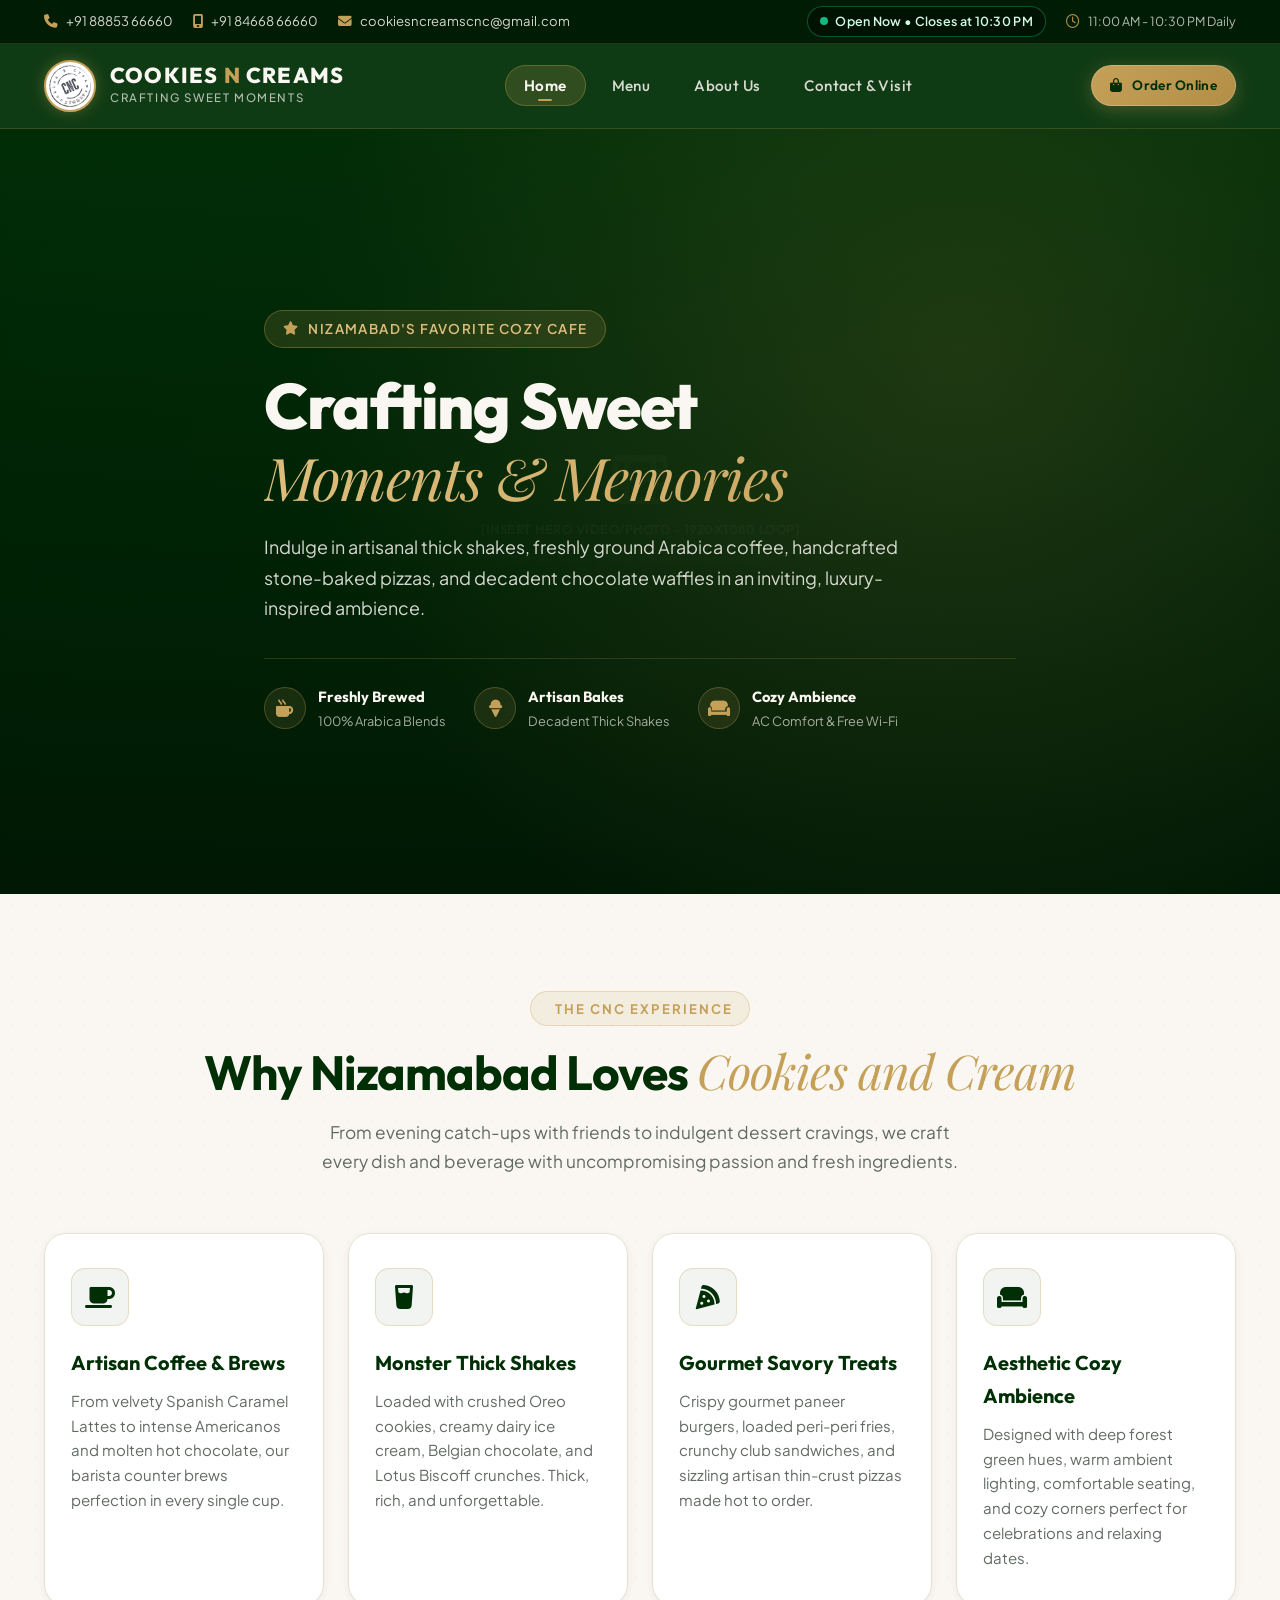
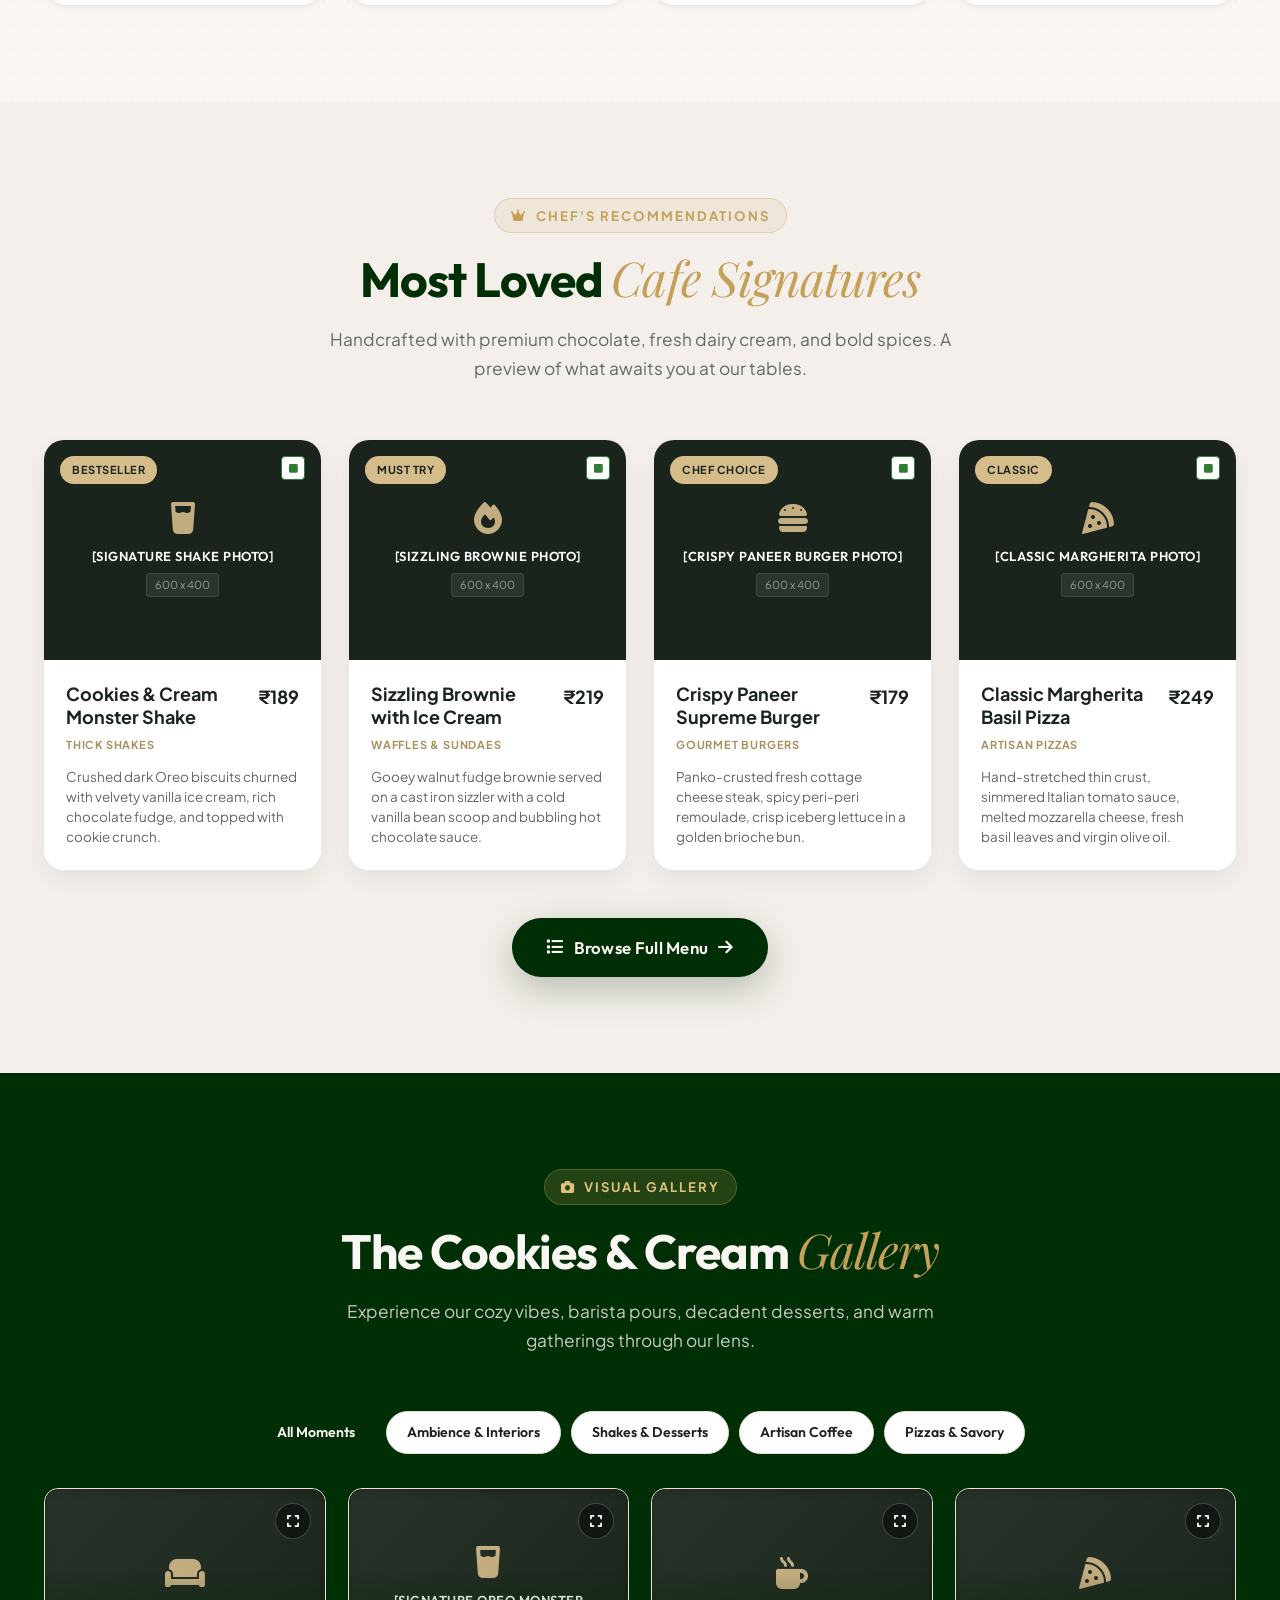
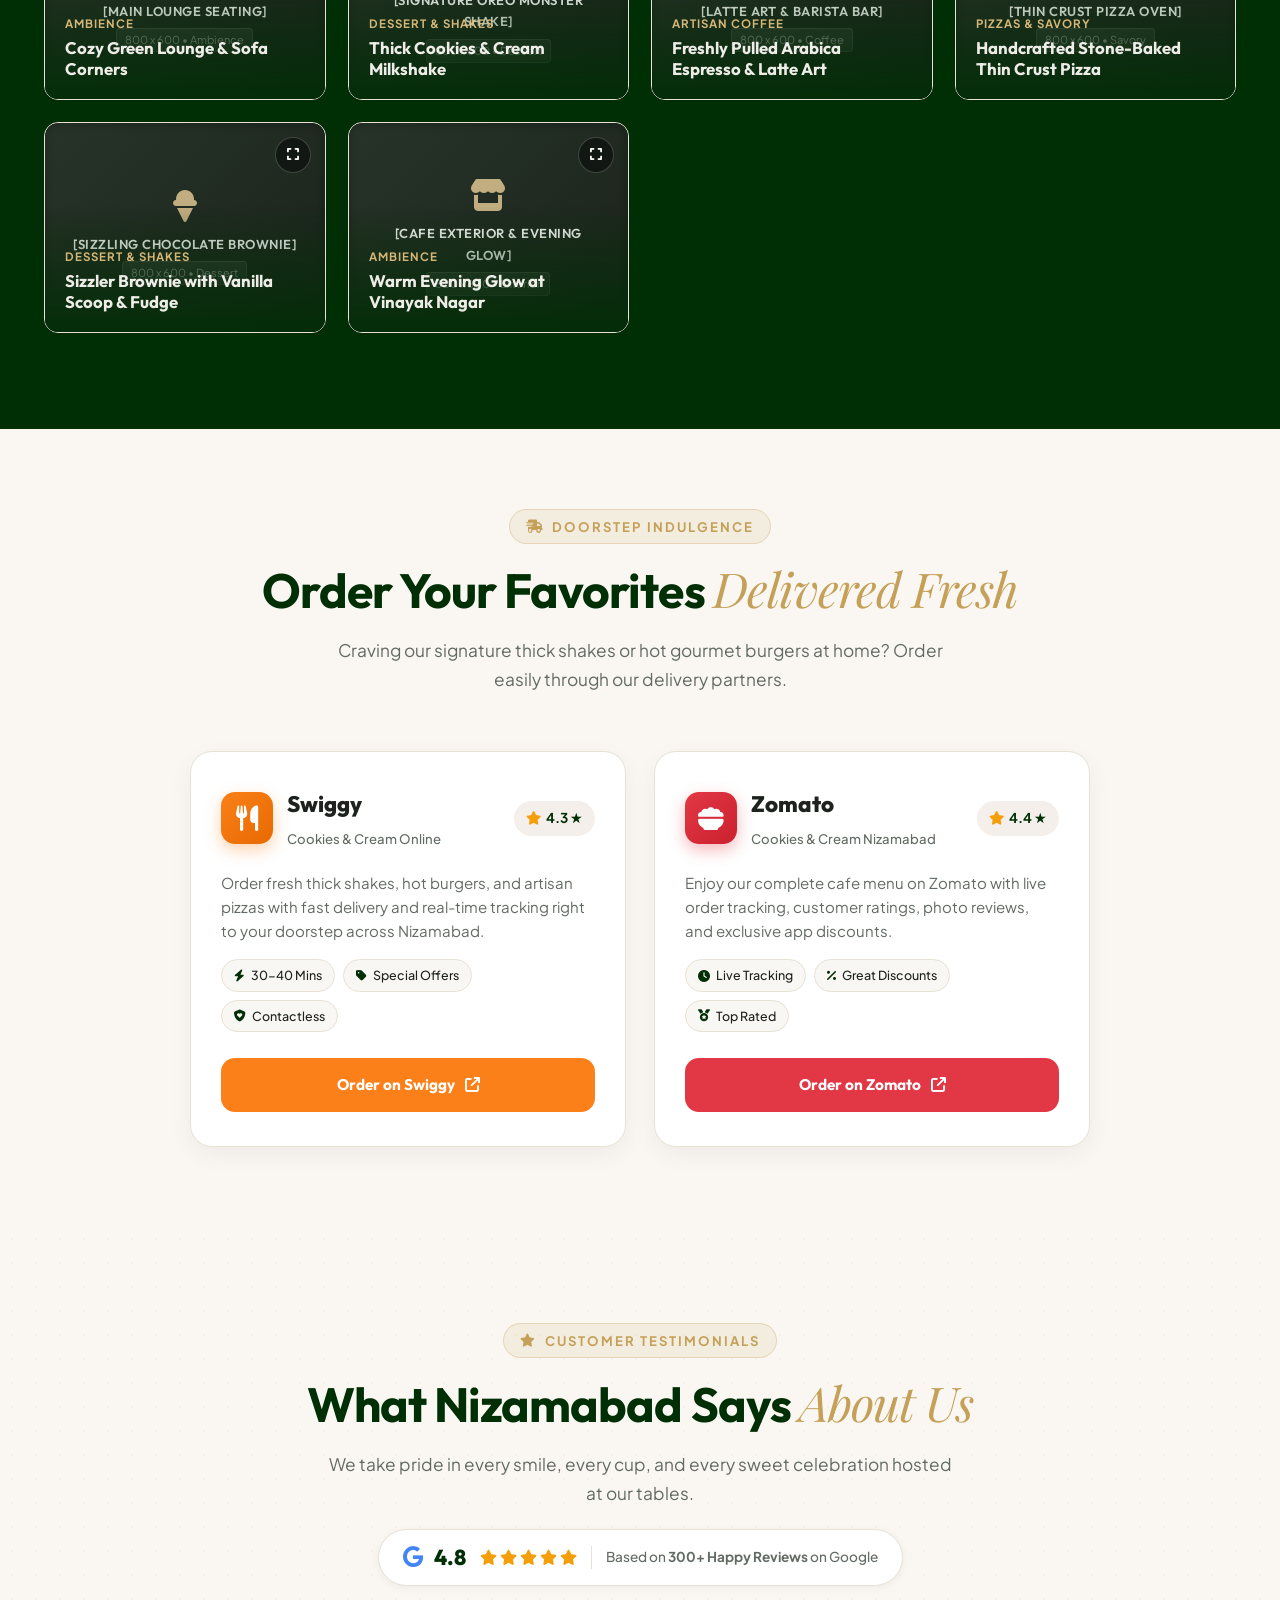
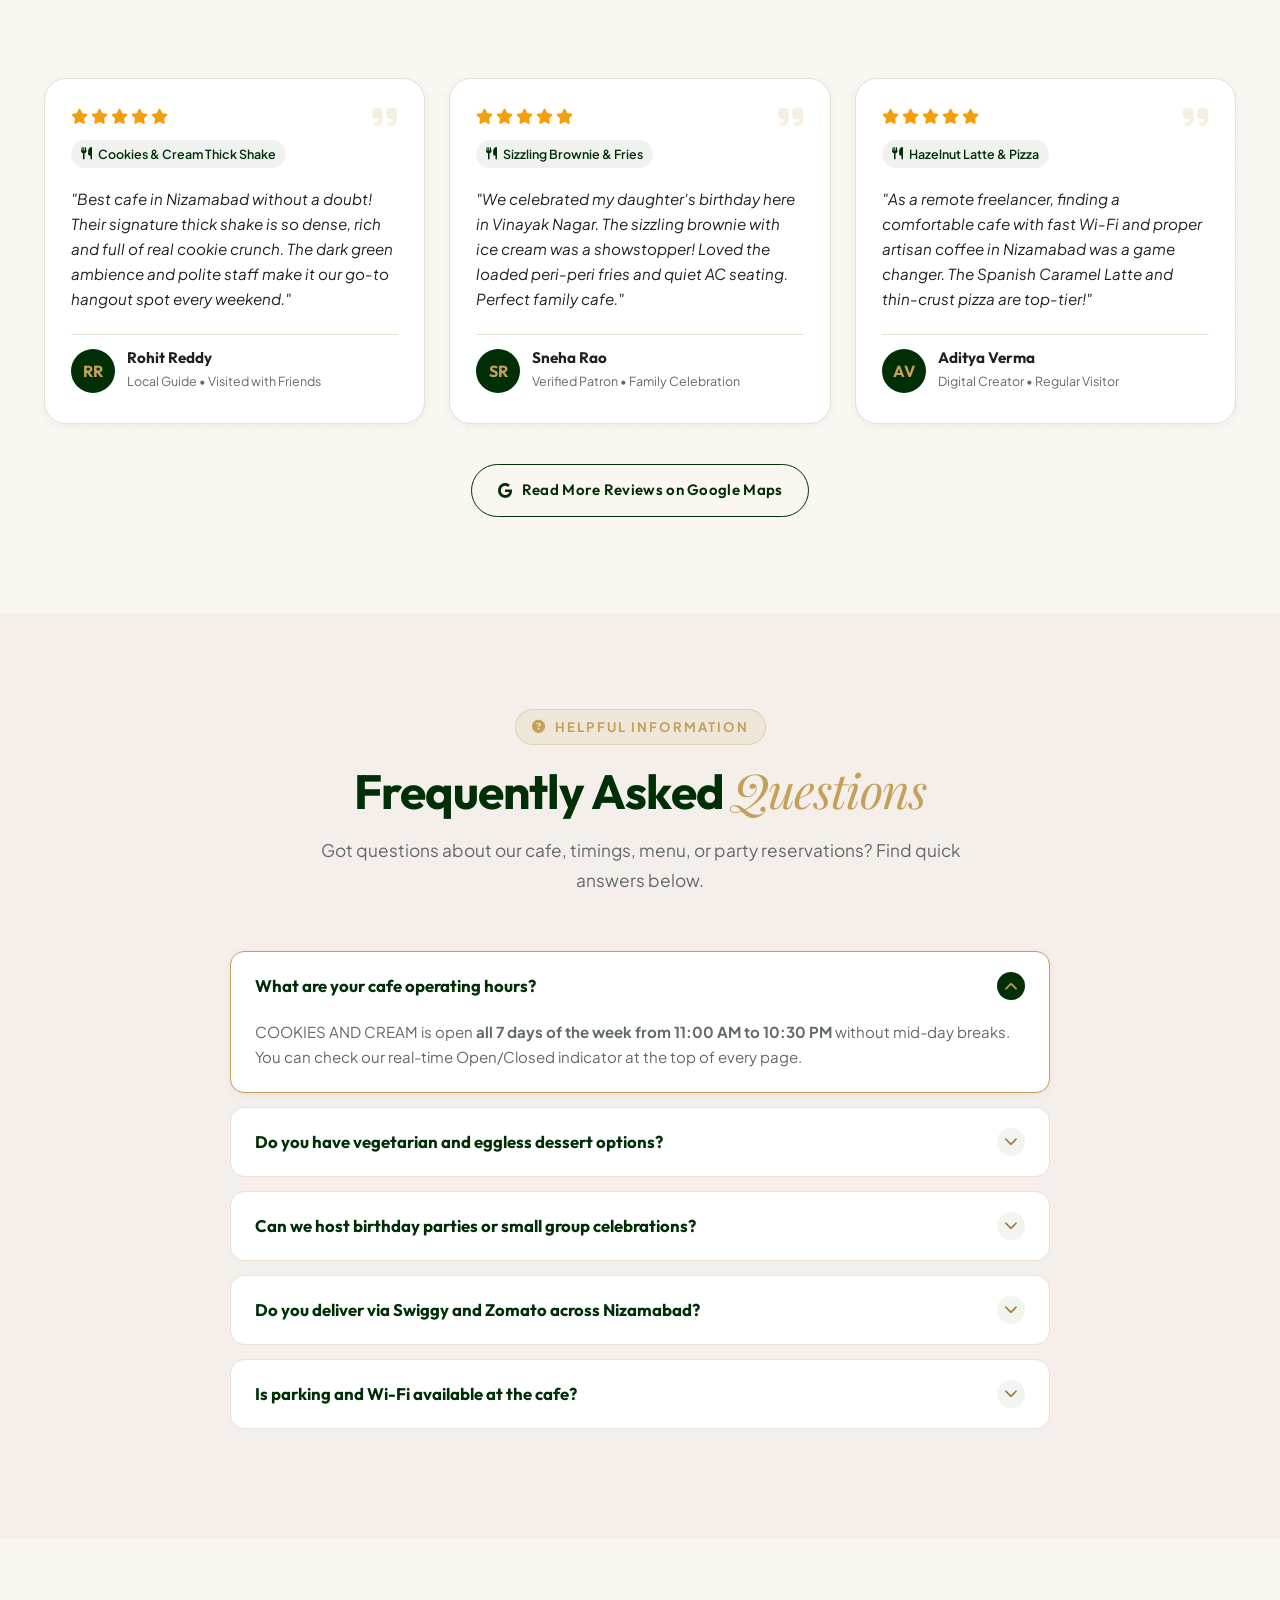
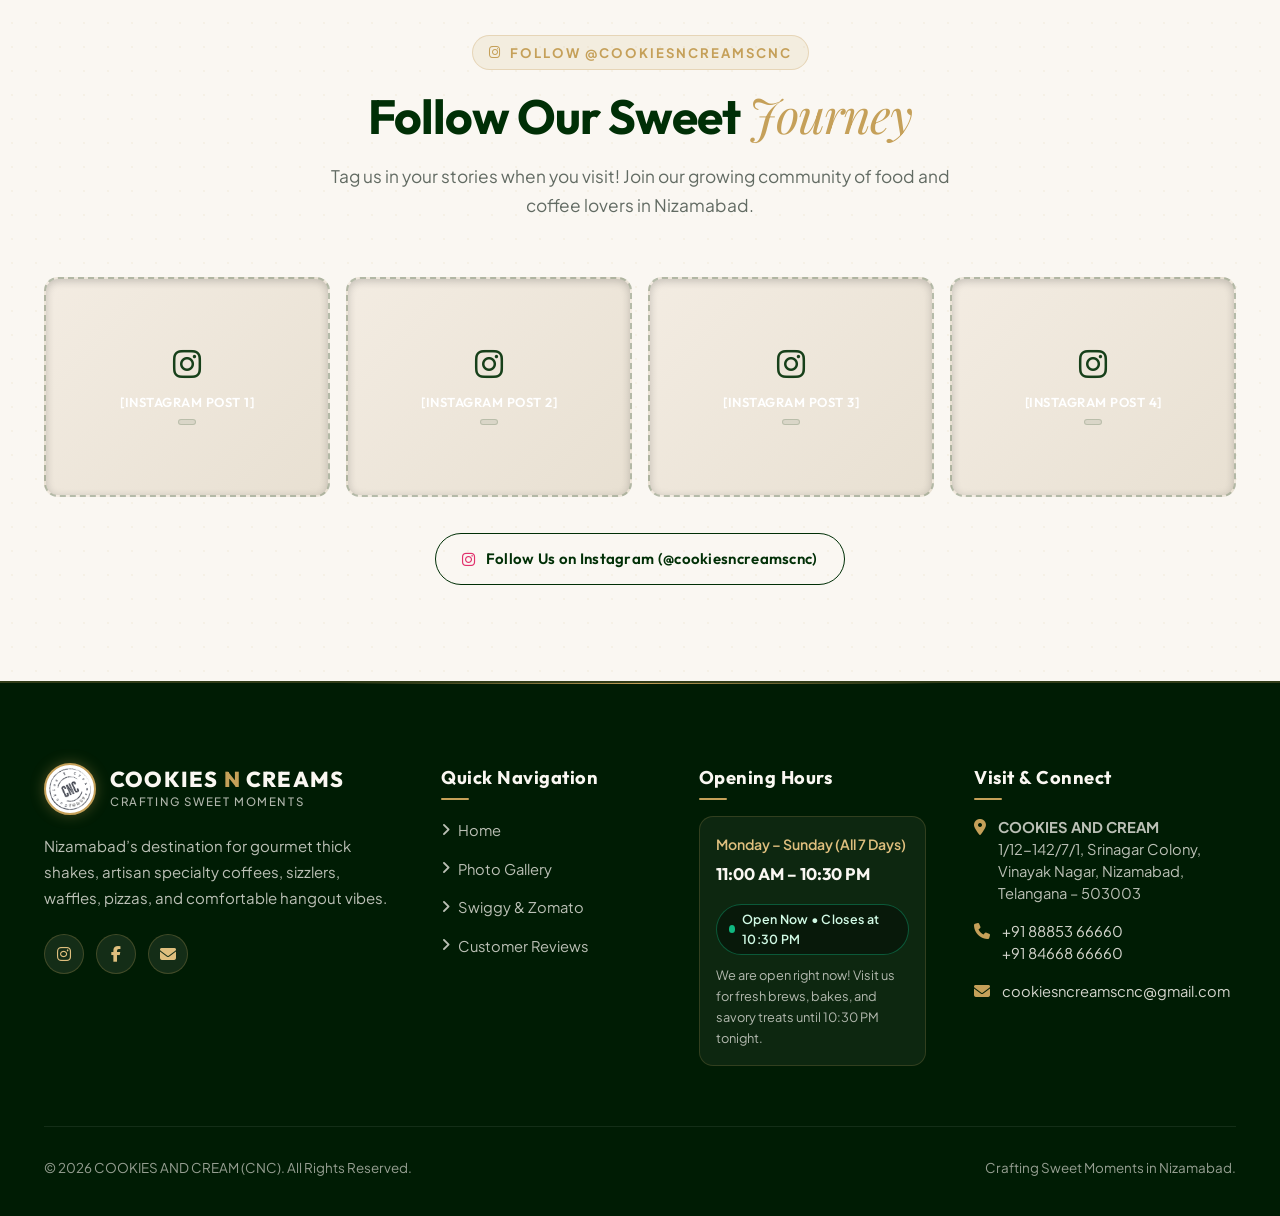
<file: index.html>
<!doctype html>
<html lang="en">
  <head>
    <meta charset="UTF-8" />
    <meta name="viewport" content="width=device-width, initial-scale=1.0" />
    <title>
      COOKIES AND CREAM (CNC) | Artisan Cafe, Shakes & Desserts in Nizamabad
    </title>
    <meta
      name="description"
      content="Welcome to Cookies and Cream (CNC) - Nizamabad's favorite cafe for artisan thick shakes, freshly ground Arabica coffee, handcrafted pizzas, burgers, waffles, and cozy hangout vibes."
    />
    <meta
      name="keywords"
      content="Cookies and Cream Nizamabad, CNC cafe, cafes in Nizamabad, thick shakes Nizamabad, coffee shop, waffles, artisan cafe"
    />

    <!-- Favicon -->
    <link rel="icon" type="image/png" href="./favicon.png" />

    <!-- Google Fonts -->
    <link rel="preconnect" href="https://fonts.googleapis.com" />
    <link rel="preconnect" href="https://fonts.gstatic.com" crossorigin />
    <link
      href="https://fonts.googleapis.com/css2?family=Outfit:wght@400;500;600;700;800&family=Playfair+Display:ital,wght@0,600;0,700;1,400;1,600&family=Plus+Jakarta+Sans:wght@300;400;500;600;700&display=swap"
      rel="stylesheet"
    />

    <!-- Font Awesome Icons -->
    <link
      rel="stylesheet"
      href="https://cdnjs.cloudflare.com/ajax/libs/font-awesome/6.5.1/css/all.min.css"
    />

    <!-- Stylesheets -->
    <link rel="stylesheet" href="./style.css" />
    <link rel="stylesheet" href="./components.css" />
  </head>
  <body>
   
    <!-- ==========================================================================
       TOP ANNOUNCEMENT & LIVE OPEN/CLOSED BAR
       ========================================================================== -->
    <div class="topbar">
      <div class="container topbar-inner">
        <div class="topbar-left">
          <a
            href="tel:+918885366660"
            class="topbar-item"
            title="Call primary cafe line"
          >
            <i class="fa-solid fa-phone"></i>
            <span>+91 88853 66660</span>
          </a>
          <a
            href="tel:+918466866660"
            class="topbar-item"
            title="Call secondary cafe line"
          >
            <i class="fa-solid fa-mobile-screen"></i>
            <span>+91 84668 66660</span>
          </a>
          <a
            href="mailto:cookiesncreamscnc@gmail.com"
            class="topbar-item"
            title="Email us"
          >
            <i class="fa-solid fa-envelope"></i>
            <span>cookiesncreamscnc@gmail.com</span>
          </a>
        </div>
        <div class="topbar-right">
          <!-- Live Real-Time Open/Closed Badge -->
          <div class="live-status-pill is-open" id="topbarStatusPill">
            <span class="live-status-dot"></span>
            <span>Checking Cafe Hours...</span>
          </div>
          <span class="topbar-item" style="font-size: 0.78rem; opacity: 0.85">
            <i class="fa-regular fa-clock"></i> 11:00 AM - 10:30 PM Daily
          </span>
        </div>
      </div>
    </div>

    <!-- ==========================================================================
       PRIMARY STICKY NAVBAR
       ========================================================================== -->
    <header class="site-header">
      <div class="container">
        <nav class="navbar">
          <!-- Brand Logo & Identity -->
          <a
            href="index.html"
            class="brand-link"
            aria-label="Cookies and Cream Home"
          >
            <div class="brand-emblem-wrap">
              <img
                src="./logo.png"
                alt="Cookies and Cream Emblem"
                class="brand-emblem-img"
              />
            </div>
            <div class="brand-text-block">
              <span class="brand-title">COOKIES <span>N</span> CREAMS</span>
              <span class="brand-tagline">Crafting Sweet Moments</span>
            </div>
          </a>

          <!-- Desktop Navigation Links -->
          <ul class="nav-menu">
            <li><a href="index.html" class="nav-link active">Home</a></li>
            <li><a href="menu.html" class="nav-link">Menu</a></li>
            <li><a href="about.html" class="nav-link">About Us</a></li>
            <li><a href="contact.html" class="nav-link">Contact & Visit</a></li>
          </ul>

          <!-- Header Actions -->
          <div class="nav-actions">
            <a href="#delivery-section" class="btn btn-gold btn-sm">
              <i class="fa-solid fa-bag-shopping"></i> Order Online
            </a>
            <button
              class="mobile-nav-toggle"
              aria-label="Open mobile navigation menu"
            >
              <i class="fa-solid fa-bars-staggered"></i>
            </button>
          </div>
        </nav>
      </div>
    </header>

    <!-- Mobile Drawer Menu -->
    <div class="mobile-drawer-overlay"></div>
    <aside class="mobile-drawer">
      <div class="drawer-header">
        <div class="brand-text-block">
          <span class="brand-title">COOKIES <span>N</span> CREAMS</span>
          <span class="brand-tagline">Crafting Sweet Moments</span>
        </div>
        <button class="drawer-close" aria-label="Close menu">
          <i class="fa-solid fa-xmark"></i>
        </button>
      </div>

      <!-- Live Status inside drawer -->
      <div style="margin-bottom: 24px">
        <div
          class="live-status-pill is-open"
          style="width: 100%; justify-content: center"
        >
          <span class="live-status-dot"></span>
          <span>Checking Hours...</span>
        </div>
      </div>

      <ul class="drawer-nav">
        <li>
          <a href="index.html" class="drawer-link active">
            <i class="fa-solid fa-house"></i> Home
          </a>
        </li>
        <li>
          <a href="menu.html" class="drawer-link">
            <i class="fa-solid fa-utensils"></i> Explore Menu
          </a>
        </li>
        <li>
          <a href="about.html" class="drawer-link">
            <i class="fa-solid fa-heart"></i> Our Story & Vibe
          </a>
        </li>
        <li>
          <a href="contact.html" class="drawer-link">
            <i class="fa-solid fa-location-dot"></i> Contact & Directions
          </a>
        </li>
        <li>
          <a
            href="#delivery-section"
            class="drawer-link"
            style="color: var(--color-gold-light)"
          >
            <i class="fa-solid fa-motorcycle"></i> Order Delivery (Swiggy /
            Zomato)
          </a>
        </li>
      </ul>

      <div class="drawer-info">
        <div class="drawer-contact-item">
          <i class="fa-solid fa-phone"></i>
          <div>
            <a href="tel:+918885366660">+91 88853 66660</a><br />
            <a href="tel:+918466866660">+91 84668 66660</a>
          </div>
        </div>
        <div class="drawer-contact-item">
          <i class="fa-solid fa-location-dot"></i>
          <span>Srinagar Colony, Vinayak Nagar, Nizamabad - 503003</span>
        </div>
      </div>
    </aside>

    <!-- ==========================================================================
       HERO SECTION (Designed for slow-motion video loop or dark photo overlay)
       ========================================================================== -->
    <section class="hero">
      <div class="hero-bg-container">
        <div
          class="image-placeholder"
          style="
            position: absolute;
            inset: 0;
            min-height: 100%;
            border: none;
            background: radial-gradient(
              circle at center,
              #112c14 0%,
              #001804 100%
            );
          "
        >
          <i
            class="fa-solid fa-film placeholder-icon"
            style="font-size: 3.5rem; opacity: 0.35"
          ></i>
          <span class="placeholder-label" style="opacity: 0.5"
            >[Insert Hero Video/Photo - 1920x1080 Loop]</span
          >
          <span class="placeholder-dimensions" style="opacity: 0.4"
            >Cinematic Slow-Mo Cafe Ambience or Espresso Pour</span
          >
        </div>
      </div>
      <div class="hero-overlay"></div>

      <div class="container hero-content">
        <div class="hero-badge">
          <i class="fa-solid fa-star"></i> Nizamabad's Favorite Cozy Cafe
        </div>

        <h1 class="hero-title">
          Crafting Sweet
          <span class="serif-italic gold-text">Moments & Memories</span>
        </h1>

        <p class="hero-subtitle">
          Indulge in artisanal thick shakes, freshly ground Arabica coffee,
          handcrafted stone-baked pizzas, and decadent chocolate waffles in an
          inviting, luxury-inspired ambience.
        </p>


        <!-- Quick Highlights Bar -->
        <div class="hero-features-bar">
          <div class="hero-feature-item">
            <div class="hero-feature-icon">
              <i class="fa-solid fa-mug-hot"></i>
            </div>
            <div class="hero-feature-text">
              <h4>Freshly Brewed</h4>
              <p>100% Arabica Blends</p>
            </div>
          </div>

          <div class="hero-feature-item">
            <div class="hero-feature-icon">
              <i class="fa-solid fa-ice-cream"></i>
            </div>
            <div class="hero-feature-text">
              <h4>Artisan Bakes</h4>
              <p>Decadent Thick Shakes</p>
            </div>
          </div>

          <div class="hero-feature-item">
            <div class="hero-feature-icon">
              <i class="fa-solid fa-couch"></i>
            </div>
            <div class="hero-feature-text">
              <h4>Cozy Ambience</h4>
              <p>AC Comfort & Free Wi-Fi</p>
            </div>
          </div>
        </div>
      </div>
    </section>

    <!-- ==========================================================================
       QUICK SUMMARY CARDS SECTION
       ========================================================================== -->
    <section class="section section-pattern">
      <div class="container">
        <div class="section-header">
          <span class="section-tag"
            ><i class="fa-solid fa-sparkles"></i> The CNC Experience</span
          >
          <h2 class="section-title">
            Why Nizamabad Loves <span class="serif">Cookies and Cream</span>
          </h2>
          <p class="section-desc">
            From evening catch-ups with friends to indulgent dessert cravings,
            we craft every dish and beverage with uncompromising passion and
            fresh ingredients.
          </p>
        </div>

        <div class="highlights-grid">
          <div class="highlight-card">
            <div class="highlight-icon-box">
              <i class="fa-solid fa-mug-saucer"></i>
            </div>
            <h3 class="highlight-title">Artisan Coffee & Brews</h3>
            <p class="highlight-desc">
              From velvety Spanish Caramel Lattes to intense Americanos and
              molten hot chocolate, our barista counter brews perfection in
              every single cup.
            </p>
          </div>

          <div class="highlight-card">
            <div class="highlight-icon-box">
              <i class="fa-solid fa-glass-water"></i>
            </div>
            <h3 class="highlight-title">Monster Thick Shakes</h3>
            <p class="highlight-desc">
              Loaded with crushed Oreo cookies, creamy dairy ice cream, Belgian
              chocolate, and Lotus Biscoff crunches. Thick, rich, and
              unforgettable.
            </p>
          </div>

          <div class="highlight-card">
            <div class="highlight-icon-box">
              <i class="fa-solid fa-pizza-slice"></i>
            </div>
            <h3 class="highlight-title">Gourmet Savory Treats</h3>
            <p class="highlight-desc">
              Crispy gourmet paneer burgers, loaded peri-peri fries, crunchy
              club sandwiches, and sizzling artisan thin-crust pizzas made hot
              to order.
            </p>
          </div>

          <div class="highlight-card">
            <div class="highlight-icon-box">
              <i class="fa-solid fa-couch"></i>
            </div>
            <h3 class="highlight-title">Aesthetic Cozy Ambience</h3>
            <p class="highlight-desc">
              Designed with deep forest green hues, warm ambient lighting,
              comfortable seating, and cozy corners perfect for celebrations and
              relaxing dates.
            </p>
          </div>
        </div>
      </div>
    </section>

    <!-- ==========================================================================
       FEATURED HIGHLIGHTS PREVIEW 
       ========================================================================== -->
    <section class="section section-cream">
      <div class="container">
        <div class="section-header">
          <span class="section-tag"
            ><i class="fa-solid fa-crown"></i> Chef's Recommendations</span
          >
          <h2 class="section-title">
            Most Loved <span class="serif">Cafe Signatures</span>
          </h2>
          <p class="section-desc">
            Handcrafted with premium chocolate, fresh dairy cream, and bold
            spices. A preview of what awaits you at our tables.
          </p>
        </div>

        <div class="grid-container" style="margin-bottom: 48px">
      <!-- Card 1 -->
      <div class="item-box lift-box">
        <div class="dark-top-section">
          <div class="status-badge">BESTSELLER</div>
          <div class="veg-indicator"><i class="fa-solid fa-square"></i></div>
          <div class="placeholder-content">
            <i class="fa-solid fa-glass-water placeholder-icon"></i>
            <span class="placeholder-label">[SIGNATURE SHAKE PHOTO]</span>
            <span class="placeholder-dimensions">600 x 400</span>
          </div>
        </div>
        <div class="content-area">
          <div class="title-row">
            <h3 class="item-title">Cookies & Cream Monster Shake</h3>
            <span class="item-price">₹189</span>
          </div>
          <div class="category-label">THICK SHAKES</div>
          <p class="item-description">
            Crushed dark Oreo biscuits churned with velvety vanilla ice
            cream, rich chocolate fudge, and topped with cookie crunch.
          </p>
        </div>
      </div>

      <!-- Card 2 -->
      <div class="item-box lift-box">
        <div class="dark-top-section">
          <div class="status-badge">MUST TRY</div>
          <div class="veg-indicator"><i class="fa-solid fa-square"></i></div>
          <div class="placeholder-content">
            <i class="fa-solid fa-fire placeholder-icon"></i>
            <span class="placeholder-label">[SIZZLING BROWNIE PHOTO]</span>
            <span class="placeholder-dimensions">600 x 400</span>
          </div>
        </div>
        <div class="content-area">
          <div class="title-row">
            <h3 class="item-title">Sizzling Brownie with Ice Cream</h3>
            <span class="item-price">₹219</span>
          </div>
          <div class="category-label">WAFFLES & SUNDAES</div>
          <p class="item-description">
            Gooey walnut fudge brownie served on a cast iron sizzler with a
            cold vanilla bean scoop and bubbling hot chocolate sauce.
          </p>
        </div>
      </div>

      <!-- Card 3 -->
      <div class="item-box lift-box">
        <div class="dark-top-section">
          <div class="status-badge">CHEF CHOICE</div>
          <div class="veg-indicator"><i class="fa-solid fa-square"></i></div>
          <div class="placeholder-content">
            <i class="fa-solid fa-burger placeholder-icon"></i>
            <span class="placeholder-label">[CRISPY PANEER BURGER PHOTO]</span>
            <span class="placeholder-dimensions">600 x 400</span>
          </div>
        </div>
        <div class="content-area">
          <div class="title-row">
            <h3 class="item-title">Crispy Paneer Supreme Burger</h3>
            <span class="item-price">₹179</span>
          </div>
          <div class="category-label">GOURMET BURGERS</div>
          <p class="item-description">
            Panko-crusted fresh cottage cheese steak, spicy peri-peri
            remoulade, crisp iceberg lettuce in a golden brioche bun.
          </p>
        </div>
      </div>

      <!-- Card 4 -->
      <div class="item-box lift-box">
        <div class="dark-top-section">
          <div class="status-badge">CLASSIC</div>
          <div class="veg-indicator"><i class="fa-solid fa-square"></i></div>
          <div class="placeholder-content">
            <i class="fa-solid fa-pizza-slice placeholder-icon"></i>
            <span class="placeholder-label">[CLASSIC MARGHERITA PHOTO]</span>
            <span class="placeholder-dimensions">600 x 400</span>
          </div>
        </div>
        <div class="content-area">
          <div class="title-row">
            <h3 class="item-title">Classic Margherita Basil Pizza</h3>
            <span class="item-price">₹249</span>
          </div>
          <div class="category-label">ARTISAN PIZZAS</div>
          <p class="item-description">
            Hand-stretched thin crust, simmered Italian tomato sauce, melted
            mozzarella cheese, fresh basil leaves and virgin olive oil.
          </p>
        </div>
      </div>
    </div>

        <div style="text-align: center">
          <a href="menu.html" class="btn btn-primary btn-lg">
            <i class="fa-solid fa-list"></i> Browse Full Menu
            <i class="fa-solid fa-arrow-right"></i>
          </a>
        </div>
      </div>
    </section>

    <!-- ==========================================================================
       INTERACTIVE PHOTO GALLERY SECTION (NEW & RESPONSIVE)
       ========================================================================== -->
    <section class="section section-dark" id="gallery-section">
      <div class="container">
        <div class="section-header">
          <span class="section-tag"
            ><i class="fa-solid fa-camera"></i> Visual Gallery</span
          >
          <h2 class="section-title">
            The Cookies & Cream <span class="serif">Gallery</span>
          </h2>
          <p class="section-desc">
            Experience our cozy vibes, barista pours, decadent desserts, and
            warm gatherings through our lens.
          </p>
        </div>

        <!-- Gallery Category Filters -->
        <div class="gallery-filters">
          <button class="gallery-filter-btn active" data-gallery-filter="all">
            All Moments
          </button>
          <button class="gallery-filter-btn" data-gallery-filter="ambience">
            Ambience & Interiors
          </button>
          <button class="gallery-filter-btn" data-gallery-filter="shakes">
            Shakes & Desserts
          </button>
          <button class="gallery-filter-btn" data-gallery-filter="coffee">
            Artisan Coffee
          </button>
          <button class="gallery-filter-btn" data-gallery-filter="savory">
            Pizzas & Savory
          </button>
        </div>

        <!-- Interactive Gallery Grid -->
        <div class="interactive-gallery-grid">
          <div class="gallery-card" data-category="ambience">
            <div class="image-placeholder" style="height: 100%; border: none">
              <i class="fa-solid fa-couch placeholder-icon"></i>
              <span class="placeholder-label">[Main Lounge Seating]</span>
              <span class="placeholder-dimensions">800 x 600 • Ambience</span>
            </div>
            <div class="gallery-card-overlay">
              <span class="gallery-card-tag">Ambience</span>
              <h4 class="gallery-card-title">
                Cozy Green Lounge & Sofa Corners
              </h4>
            </div>
            <div class="gallery-expand-icon">
              <i class="fa-solid fa-expand"></i>
            </div>
          </div>

          <div class="gallery-card" data-category="shakes">
            <div class="image-placeholder" style="height: 100%; border: none">
              <i class="fa-solid fa-glass-water placeholder-icon"></i>
              <span class="placeholder-label"
                >[Signature Oreo Monster Shake]</span
              >
              <span class="placeholder-dimensions">800 x 600 • Dessert</span>
            </div>
            <div class="gallery-card-overlay">
              <span class="gallery-card-tag">Dessert & Shakes</span>
              <h4 class="gallery-card-title">
                Thick Cookies & Cream Milkshake
              </h4>
            </div>
            <div class="gallery-expand-icon">
              <i class="fa-solid fa-expand"></i>
            </div>
          </div>

          <div class="gallery-card" data-category="coffee">
            <div class="image-placeholder" style="height: 100%; border: none">
              <i class="fa-solid fa-mug-hot placeholder-icon"></i>
              <span class="placeholder-label">[Latte Art & Barista Bar]</span>
              <span class="placeholder-dimensions">800 x 600 • Coffee</span>
            </div>
            <div class="gallery-card-overlay">
              <span class="gallery-card-tag">Artisan Coffee</span>
              <h4 class="gallery-card-title">
                Freshly Pulled Arabica Espresso & Latte Art
              </h4>
            </div>
            <div class="gallery-expand-icon">
              <i class="fa-solid fa-expand"></i>
            </div>
          </div>

          <div class="gallery-card" data-category="savory">
            <div class="image-placeholder" style="height: 100%; border: none">
              <i class="fa-solid fa-pizza-slice placeholder-icon"></i>
              <span class="placeholder-label">[Thin Crust Pizza Oven]</span>
              <span class="placeholder-dimensions">800 x 600 • Savory</span>
            </div>
            <div class="gallery-card-overlay">
              <span class="gallery-card-tag">Pizzas & Savory</span>
              <h4 class="gallery-card-title">
                Handcrafted Stone-Baked Thin Crust Pizza
              </h4>
            </div>
            <div class="gallery-expand-icon">
              <i class="fa-solid fa-expand"></i>
            </div>
          </div>

          <div class="gallery-card" data-category="shakes">
            <div class="image-placeholder" style="height: 100%; border: none">
              <i class="fa-solid fa-ice-cream placeholder-icon"></i>
              <span class="placeholder-label"
                >[Sizzling Chocolate Brownie]</span
              >
              <span class="placeholder-dimensions">800 x 600 • Dessert</span>
            </div>
            <div class="gallery-card-overlay">
              <span class="gallery-card-tag">Dessert & Shakes</span>
              <h4 class="gallery-card-title">
                Sizzler Brownie with Vanilla Scoop & Fudge
              </h4>
            </div>
            <div class="gallery-expand-icon">
              <i class="fa-solid fa-expand"></i>
            </div>
          </div>

          <div class="gallery-card" data-category="ambience">
            <div class="image-placeholder" style="height: 100%; border: none">
              <i class="fa-solid fa-store placeholder-icon"></i>
              <span class="placeholder-label"
                >[Cafe Exterior & Evening Glow]</span
              >
              <span class="placeholder-dimensions">800 x 600 • Exterior</span>
            </div>
            <div class="gallery-card-overlay">
              <span class="gallery-card-tag">Ambience</span>
              <h4 class="gallery-card-title">
                Warm Evening Glow at Vinayak Nagar
              </h4>
            </div>
            <div class="gallery-expand-icon">
              <i class="fa-solid fa-expand"></i>
            </div>
          </div>
        </div>
      </div>
    </section>
    
    <!-- ==========================================================================
       DELIVERY REDIRECT CARDS (SWIGGY & ZOMATO ONLY)
       ========================================================================== -->
    <section class="delivery-section" id="delivery-section">
      <div class="container">
        <div class="section-header">
          <span class="section-tag"
            ><i class="fa-solid fa-truck-fast"></i> Doorstep Indulgence</span
          >
          <h2 class="section-title">
            Order Your Favorites <span class="serif">Delivered Fresh</span>
          </h2>
          <p class="section-desc">
            Craving our signature thick shakes or hot gourmet burgers at home?
            Order easily through our delivery partners.
          </p>
        </div>

        <div class="delivery-grid-two">
          <!-- Swiggy Card -->
          <div class="delivery-card swiggy">
            <div>
              <div class="delivery-card-header">
                <div class="delivery-brand-badge">
                  <div class="delivery-icon-box">
                    <i class="fa-solid fa-utensils"></i>
                  </div>
                  <div class="delivery-brand-names">
                    <h3>Swiggy</h3>
                    <span>Cookies & Cream Online</span>
                  </div>
                </div>
                <div class="delivery-rating">
                  <i class="fa-solid fa-star"></i> 4.3 ★
                </div>
              </div>

              <div class="delivery-body">
                <p>
                  Order fresh thick shakes, hot burgers, and artisan pizzas with
                  fast delivery and real-time tracking right to your doorstep
                  across Nizamabad.
                </p>
                <div class="delivery-perks">
                  <span class="delivery-perk-chip"
                    ><i class="fa-solid fa-bolt"></i> 30-40 Mins</span
                  >
                  <span class="delivery-perk-chip"
                    ><i class="fa-solid fa-tag"></i> Special Offers</span
                  >
                  <span class="delivery-perk-chip"
                    ><i class="fa-solid fa-shield-heart"></i> Contactless</span
                  >
                </div>
              </div>
            </div>

            <a
              href="https://www.swiggy.com/city/nizamabad/cookies-n-creams-near-abs-enclave-puhlong-x-road-rest872017"
              target="_blank"
              rel="noopener noreferrer"
              class="delivery-btn"
              title="Open Swiggy Ordering"
            >
              <span>Order on Swiggy</span>
              <i class="fa-solid fa-arrow-up-right-from-square"></i>
            </a>
          </div>

          <!-- Zomato Card -->
          <div class="delivery-card zomato">
            <div>
              <div class="delivery-card-header">
                <div class="delivery-brand-badge">
                  <div class="delivery-icon-box">
                    <i class="fa-solid fa-bowl-food"></i>
                  </div>
                  <div class="delivery-brand-names">
                    <h3>Zomato</h3>
                    <span>Cookies & Cream Nizamabad</span>
                  </div>
                </div>
                <div class="delivery-rating">
                  <i class="fa-solid fa-star"></i> 4.4 ★
                </div>
              </div>

              <div class="delivery-body">
                <p>
                  Enjoy our complete cafe menu on Zomato with live order
                  tracking, customer ratings, photo reviews, and exclusive app
                  discounts.
                </p>
                <div class="delivery-perks">
                  <span class="delivery-perk-chip"
                    ><i class="fa-solid fa-clock"></i> Live Tracking</span
                  >
                  <span class="delivery-perk-chip"
                    ><i class="fa-solid fa-percent"></i> Great Discounts</span
                  >
                  <span class="delivery-perk-chip"
                    ><i class="fa-solid fa-medal"></i> Top Rated</span
                  >
                </div>
              </div>
            </div>

            <a
              href="https://www.zomato.com/nizamabad/cookies-n-creams-nizamabad-locality/order"
              target="_blank"
              rel="noopener noreferrer"
              class="delivery-btn"
              title="Open Zomato Ordering"
            >
              <span>Order on Zomato</span>
              <i class="fa-solid fa-arrow-up-right-from-square"></i>
            </a>
          </div>
        </div>
      </div>
    </section>

    <!-- ==========================================================================
       CUSTOMER REVIEWS & TESTIMONIALS SECTION (NEW)
       ========================================================================== -->
    <section class="section section-pattern" id="reviews-section">
      <div class="container">
        <div class="section-header">
          <span class="section-tag"
            ><i class="fa-solid fa-star"></i> Customer Testimonials</span
          >
          <h2 class="section-title">
            What Nizamabad Says <span class="serif">About Us</span>
          </h2>
          <p class="section-desc">
            We take pride in every smile, every cup, and every sweet celebration
            hosted at our tables.
          </p>

          <!-- Google Rating Summary Badge -->
          <div style="margin-top: 20px">
            <div class="reviews-summary-badge">
              <div class="reviews-score">
                <i
                  class="fa-brands fa-google"
                  style="color: #4285f4; margin-right: 6px"
                ></i>
                4.8
              </div>
              <div class="reviews-stars">
                <i class="fa-solid fa-star"></i>
                <i class="fa-solid fa-star"></i>
                <i class="fa-solid fa-star"></i>
                <i class="fa-solid fa-star"></i>
                <i class="fa-solid fa-star"></i>
              </div>
              <div class="reviews-count-text">
                Based on <strong>300+ Happy Reviews</strong> on Google
              </div>
            </div>
          </div>
        </div>

        <div class="reviews-grid">
          <div class="review-card">
            <i class="fa-solid fa-quote-right review-quote-icon"></i>
            <div>
              <div class="review-stars">
                <i class="fa-solid fa-star"></i><i class="fa-solid fa-star"></i
                ><i class="fa-solid fa-star"></i><i class="fa-solid fa-star"></i
                ><i class="fa-solid fa-star"></i>
              </div>
              <div class="review-dish-tag">
                <i class="fa-solid fa-utensils"></i> Cookies & Cream Thick Shake
              </div>
              <p class="review-text">
                "Best cafe in Nizamabad without a doubt! Their signature thick
                shake is so dense, rich and full of real cookie crunch. The dark
                green ambience and polite staff make it our go-to hangout spot
                every weekend."
              </p>
            </div>
            <div class="review-author">
              <div class="review-avatar">RR</div>
              <div class="review-author-info">
                <h4>Rohit Reddy</h4>
                <span>Local Guide • Visited with Friends</span>
              </div>
            </div>
          </div>

          <div class="review-card">
            <i class="fa-solid fa-quote-right review-quote-icon"></i>
            <div>
              <div class="review-stars">
                <i class="fa-solid fa-star"></i><i class="fa-solid fa-star"></i
                ><i class="fa-solid fa-star"></i><i class="fa-solid fa-star"></i
                ><i class="fa-solid fa-star"></i>
              </div>
              <div class="review-dish-tag">
                <i class="fa-solid fa-utensils"></i> Sizzling Brownie & Fries
              </div>
              <p class="review-text">
                "We celebrated my daughter's birthday here in Vinayak Nagar. The
                sizzling brownie with ice cream was a showstopper! Loved the
                loaded peri-peri fries and quiet AC seating. Perfect family
                cafe."
              </p>
            </div>
            <div class="review-author">
              <div class="review-avatar">SR</div>
              <div class="review-author-info">
                <h4>Sneha Rao</h4>
                <span>Verified Patron • Family Celebration</span>
              </div>
            </div>
          </div>

          <div class="review-card">
            <i class="fa-solid fa-quote-right review-quote-icon"></i>
            <div>
              <div class="review-stars">
                <i class="fa-solid fa-star"></i><i class="fa-solid fa-star"></i
                ><i class="fa-solid fa-star"></i><i class="fa-solid fa-star"></i
                ><i class="fa-solid fa-star"></i>
              </div>
              <div class="review-dish-tag">
                <i class="fa-solid fa-utensils"></i> Hazelnut Latte & Pizza
              </div>
              <p class="review-text">
                "As a remote freelancer, finding a comfortable cafe with fast
                Wi-Fi and proper artisan coffee in Nizamabad was a game changer.
                The Spanish Caramel Latte and thin-crust pizza are top-tier!"
              </p>
            </div>
            <div class="review-author">
              <div class="review-avatar">AV</div>
              <div class="review-author-info">
                <h4>Aditya Verma</h4>
                <span>Digital Creator • Regular Visitor</span>
              </div>
            </div>
          </div>
        </div>

        <div style="text-align: center; margin-top: 40px">
          <a
            href="https://maps.app.goo.gl/3cD9z73zLeiVxMaR7"
            target="_blank"
            rel="noopener noreferrer"
            class="btn btn-outline-dark"
          >
            <i class="fa-brands fa-google"></i> Read More Reviews on Google Maps
          </a>
        </div>
      </div>
    </section>

    <!-- ==========================================================================
       FREQUENTLY ASKED QUESTIONS (FAQ) SECTION
       ========================================================================== -->
    <section class="section section-cream" id="faq-section">
      <div class="container">
        <div class="section-header">
          <span class="section-tag"
            ><i class="fa-solid fa-circle-question"></i> Helpful
            Information</span
          >
          <h2 class="section-title">
            Frequently Asked <span class="serif">Questions</span>
          </h2>
          <p class="section-desc">
            Got questions about our cafe, timings, menu, or party reservations?
            Find quick answers below.
          </p>
        </div>

        <div class="faq-container">
          <div class="faq-item active">
            <button class="faq-header" type="button">
              <span>What are your cafe operating hours?</span>
              <div class="faq-icon">
                <i class="fa-solid fa-chevron-down"></i>
              </div>
            </button>
            <div class="faq-body">
              <p>
                COOKIES AND CREAM is open
                <strong
                  >all 7 days of the week from 11:00 AM to 10:30 PM</strong
                >
                without mid-day breaks. You can check our real-time Open/Closed
                indicator at the top of every page.
              </p>
            </div>
          </div>

          <div class="faq-item">
            <button class="faq-header" type="button">
              <span>Do you have vegetarian and eggless dessert options?</span>
              <div class="faq-icon">
                <i class="fa-solid fa-chevron-down"></i>
              </div>
            </button>
            <div class="faq-body">
              <p>
                Yes! We have an extensive range of 100% vegetarian dishes, thick
                shakes, eggless waffles, and sizzlers clearly highlighted with
                green markers on our menu.
              </p>
            </div>
          </div>

          <div class="faq-item">
            <button class="faq-header" type="button">
              <span
                >Can we host birthday parties or small group celebrations?</span
              >
              <div class="faq-icon">
                <i class="fa-solid fa-chevron-down"></i>
              </div>
            </button>
            <div class="faq-body">
              <p>
                Absolutely! We love hosting sweet celebrations. Please call us
                in advance at
                <a
                  href="tel:+918885366660"
                  style="color: var(--color-primary); font-weight: 700"
                  >+91 88853 66660</a
                >
                or use our Contact page reservation form to reserve seating for
                your group.
              </p>
            </div>
          </div>

          <div class="faq-item">
            <button class="faq-header" type="button">
              <span
                >Do you deliver via Swiggy and Zomato across Nizamabad?</span
              >
              <div class="faq-icon">
                <i class="fa-solid fa-chevron-down"></i>
              </div>
            </button>
            <div class="faq-body">
              <p>
                Yes, we are listed on both <strong>Swiggy</strong> and
                <strong>Zomato</strong>. You can click the delivery buttons on
                our website to jump straight to our live delivery menus.
              </p>
            </div>
          </div>

          <div class="faq-item">
            <button class="faq-header" type="button">
              <span>Is parking and Wi-Fi available at the cafe?</span>
              <div class="faq-icon">
                <i class="fa-solid fa-chevron-down"></i>
              </div>
            </button>
            <div class="faq-body">
              <p>
                Yes, we offer hassle-free parking for two-wheelers and cars
                outside our premises in Srinagar Colony, Vinayak Nagar, along
                with complimentary high-speed Wi-Fi and air-conditioned seating.
              </p>
            </div>
          </div>
        </div>
      </div>
    </section>

    <!-- ==========================================================================
       SOCIAL MEDIA PREVIEW & INSTAGRAM BLOCK
       ========================================================================== -->
    <section class="section section-pattern">
      <div class="container">
        <div class="section-header">
          <span class="section-tag"
            ><i class="fa-brands fa-instagram"></i> Follow
            @cookiesncreamscnc</span
          >
          <h2 class="section-title">
            Follow Our Sweet <span class="serif">Journey</span>
          </h2>
          <p class="section-desc">
            Tag us in your stories when you visit! Join our growing community of
            food and coffee lovers in Nizamabad.
          </p>
        </div>

        <div
          style="
            display: grid;
            grid-template-columns: repeat(auto-fit, minmax(220px, 1fr));
            gap: 16px;
            margin-bottom: 36px;
          "
        >
          <div
            class="image-placeholder image-placeholder-light"
            style="min-height: 220px"
          >
            <i class="fa-brands fa-instagram placeholder-icon"></i>
            <span class="placeholder-label">[Instagram Post 1]</span>
            <span class="placeholder-dimensions"></span>
          </div>

          <div
            class="image-placeholder image-placeholder-light"
            style="min-height: 220px"
          >
            <i class="fa-brands fa-instagram placeholder-icon"></i>
            <span class="placeholder-label">[Instagram Post 2]</span>
            <span class="placeholder-dimensions"></span>
          </div>

          <div
            class="image-placeholder image-placeholder-light"
            style="min-height: 220px"
          >
            <i class="fa-brands fa-instagram placeholder-icon"></i>
            <span class="placeholder-label">[Instagram Post 3]</span>
            <span class="placeholder-dimensions"></span>
          </div>

          <div
            class="image-placeholder image-placeholder-light"
            style="min-height: 220px"
          >
            <i class="fa-brands fa-instagram placeholder-icon"></i>
            <span class="placeholder-label">[Instagram Post 4]</span>
            <span class="placeholder-dimensions"
              ></span
            >
          </div>
        </div>

        <div style="text-align: center">
          <a
            href="https://www.instagram.com/cookiesncreams_cnc/"
            target="_blank"
            rel="noopener noreferrer"
            class="btn btn-outline-dark"
          >
            <i class="fa-brands fa-instagram" style="color: #e1306c"></i> Follow
            Us on Instagram (@cookiesncreamscnc)
          </a>
        </div>
      </div>
    </section>

    <!-- ==========================================================================
       FOOTER
       ========================================================================== -->
    <footer class="site-footer">
      <div class="container">
        <div class="footer-grid">
          <div class="footer-brand">
            <a href="index.html" class="brand-link">
              <div class="brand-emblem-wrap">
                <img
                  src="./logo.png"
                  alt="Cookies and Cream Emblem"
                  class="brand-emblem-img"
                />
              </div>
              <div class="brand-text-block">
                <span class="brand-title">COOKIES <span>N</span> CREAMS</span>
                <span class="brand-tagline">Crafting Sweet Moments</span>
              </div>
            </a>
            <p class="footer-about">
              Nizamabad’s destination for gourmet thick shakes, artisan
              specialty coffees, sizzlers, waffles, pizzas, and comfortable
              hangout vibes.
            </p>
            <div class="footer-socials">
              <a
                href="https://www.instagram.com/cookiesncreams_cnc/"
                target="_blank"
                rel="noopener noreferrer"
                class="social-icon-btn"
                aria-label="Instagram"
                ><i class="fa-brands fa-instagram"></i
              ></a>
              <a
                href="https://facebook.com"
                target="_blank"
                rel="noopener noreferrer"
                class="social-icon-btn"
                aria-label="Facebook"
                ><i class="fa-brands fa-facebook-f"></i
              ></a>
              <a
                href="mailto:cookiesncreamscnc@gmail.com"
                class="social-icon-btn"
                aria-label="Email"
                ><i class="fa-solid fa-envelope"></i
              ></a>
            </div>
          </div>

          <div>
            <h4 class="footer-col-title">Quick Navigation</h4>
            <ul class="footer-links">
              <li>
                <a href="index.html"
                  ><i class="fa-solid fa-angle-right"></i> Home</a
                >
              </li>
              <li>
                <a href="#gallery-section"
                  ><i class="fa-solid fa-angle-right"></i> Photo Gallery</a
                >
              </li>
              <li>
                <a href="#delivery-section"
                  ><i class="fa-solid fa-angle-right"></i> Swiggy & Zomato</a
                >
              </li>
              <li>
                <a href="#reviews-section"
                  ><i class="fa-solid fa-angle-right"></i> Customer Reviews</a
                >
              </li>
            </ul>
          </div>

          <div>
            <h4 class="footer-col-title">Opening Hours</h4>
            <div class="timing-box">
              <div class="timing-days">Monday – Sunday (All 7 Days)</div>
              <div class="timing-hours">11:00 AM – 10:30 PM</div>
              <div class="live-status-pill is-open" style="margin-top: 6px">
                <span class="live-status-dot"></span>
                <span>Open Now</span>
              </div>
              <p
                style="
                  font-size: 0.8rem;
                  color: rgba(250, 247, 242, 0.7);
                  margin-top: 10px;
                "
                data-cafe-timing-desc
              >
                Serving fresh bakes, coffee, and savory treats all day long.
              </p>
            </div>
          </div>

          <div>
            <h4 class="footer-col-title">Visit & Connect</h4>
            <div class="footer-contact-list">
              <div class="footer-contact-item">
                <i class="fa-solid fa-location-dot"></i>
                <div>
                  <strong>COOKIES AND CREAM</strong><br />
                  1/12-142/7/1, Srinagar Colony,<br />
                  Vinayak Nagar, Nizamabad, Telangana – 503003
                </div>
              </div>
              <div class="footer-contact-item">
                <i class="fa-solid fa-phone"></i>
                <div>
                  <a href="tel:+918885366660">+91 88853 66660</a><br />
                  <a href="tel:+918466866660">+91 84668 66660</a>
                </div>
              </div>
              <div class="footer-contact-item">
                <i class="fa-solid fa-envelope"></i>
                <div>
                  <a href="mailto:cookiesncreamscnc@gmail.com"
                    >cookiesncreamscnc@gmail.com</a
                  >
                </div>
              </div>
            </div>
          </div>
        </div>

        <div class="footer-bottom">
          <div>
            &copy; <span id="currentYear">2026</span> COOKIES AND CREAM (CNC).
            All Rights Reserved.
          </div>
          <div>Crafting Sweet Moments in Nizamabad.</div>
        </div>
      </div>
    </footer>

    <!-- ==========================================================================
       MOBILE FLOATING QUICK ACTION BAR (Cleaned: Call, Menu, Gallery, Location)
       ========================================================================== -->
    <div class="floating-action-bar">
      <div class="floating-action-inner">
        <a href="tel:+918885366660" class="floating-btn primary-call">
          <i class="fa-solid fa-phone-volume"></i>
          <span>Call Now</span>
        </a>
        <a href="menu.html" class="floating-btn">
          <i class="fa-solid fa-utensils"></i>
          <span>Menu</span>
        </a>
        <a href="#gallery-section" class="floating-btn">
          <i class="fa-solid fa-images"></i>
          <span>Gallery</span>
        </a>
        <a href="contact.html#map-location" class="floating-btn">
          <i class="fa-solid fa-location-dot"></i>
          <span>Directions</span>
        </a>
      </div>
    </div>

    <!-- Back To Top Button -->
    <button class="back-to-top" aria-label="Scroll back to top">
      <i class="fa-solid fa-arrow-up"></i>
    </button>

    <!-- Scripts -->
    <script src="./main.js"></script>
  </body>
</html>
</file>
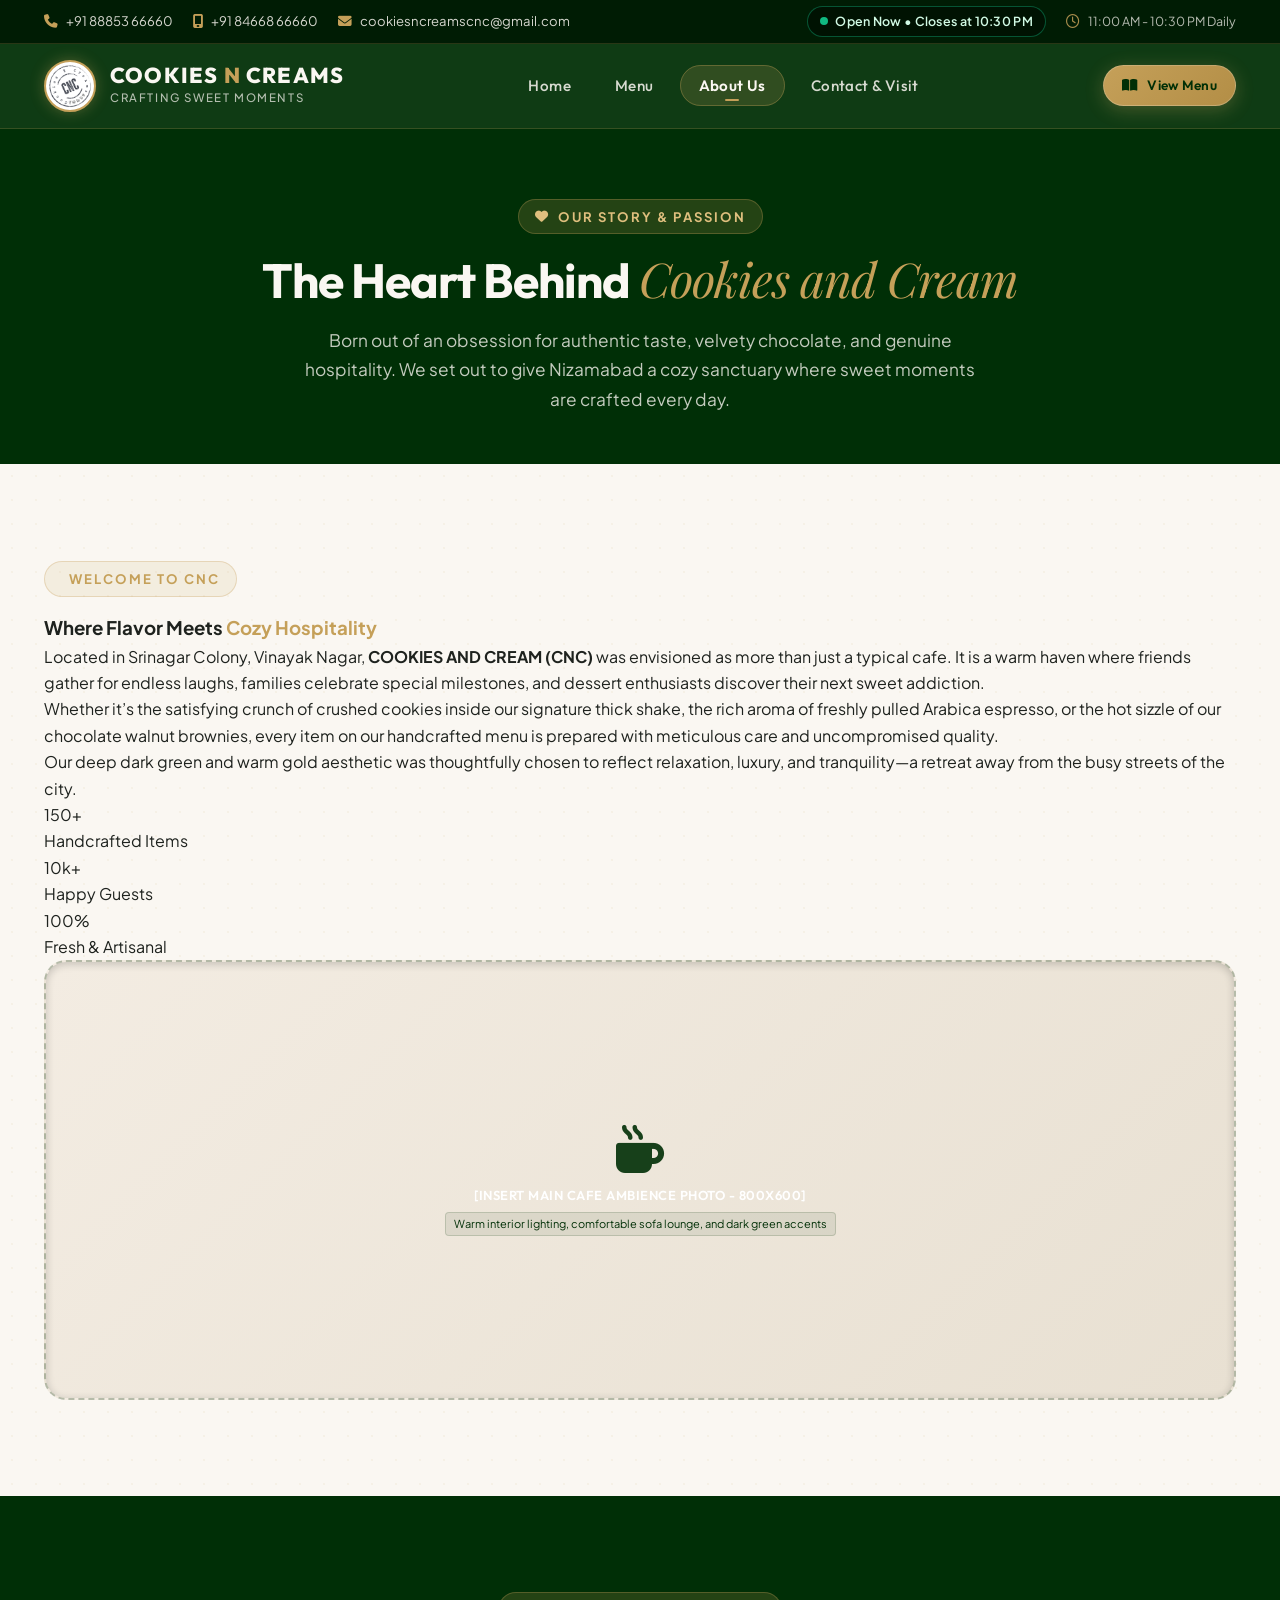
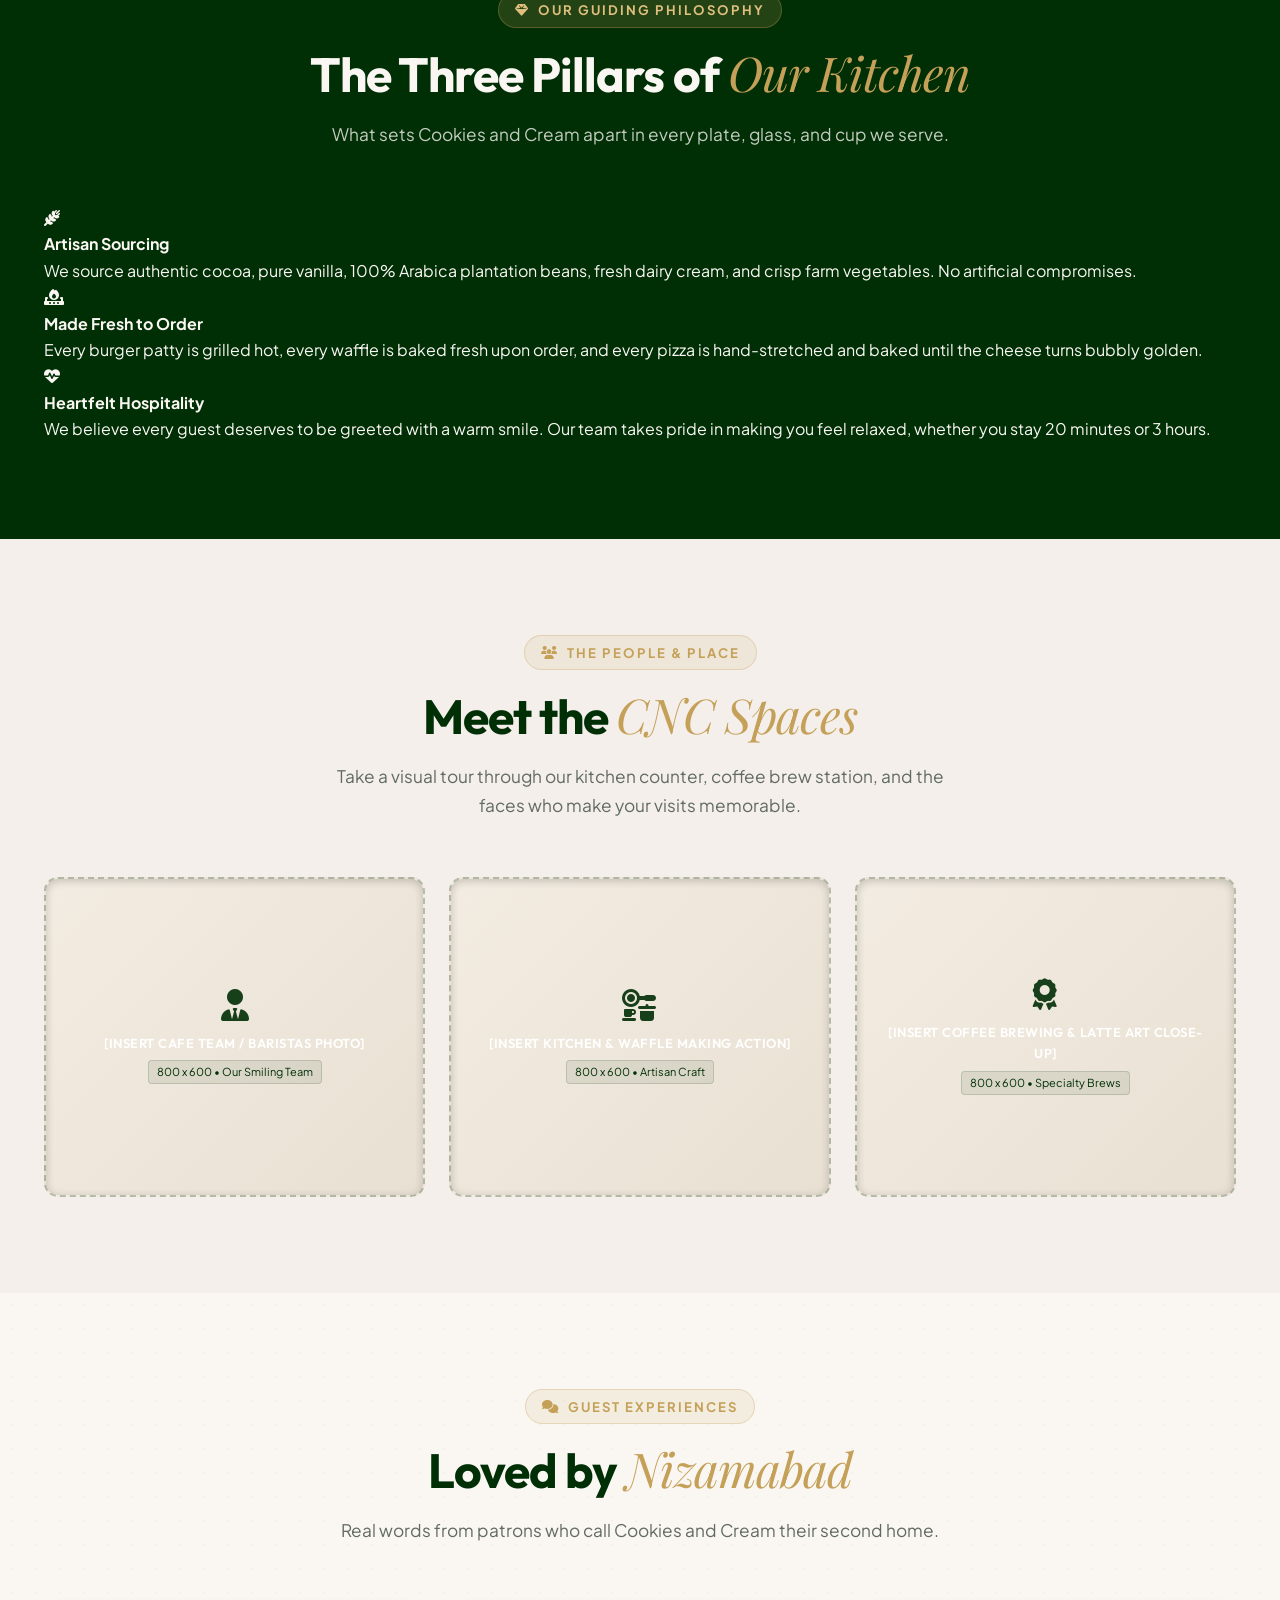
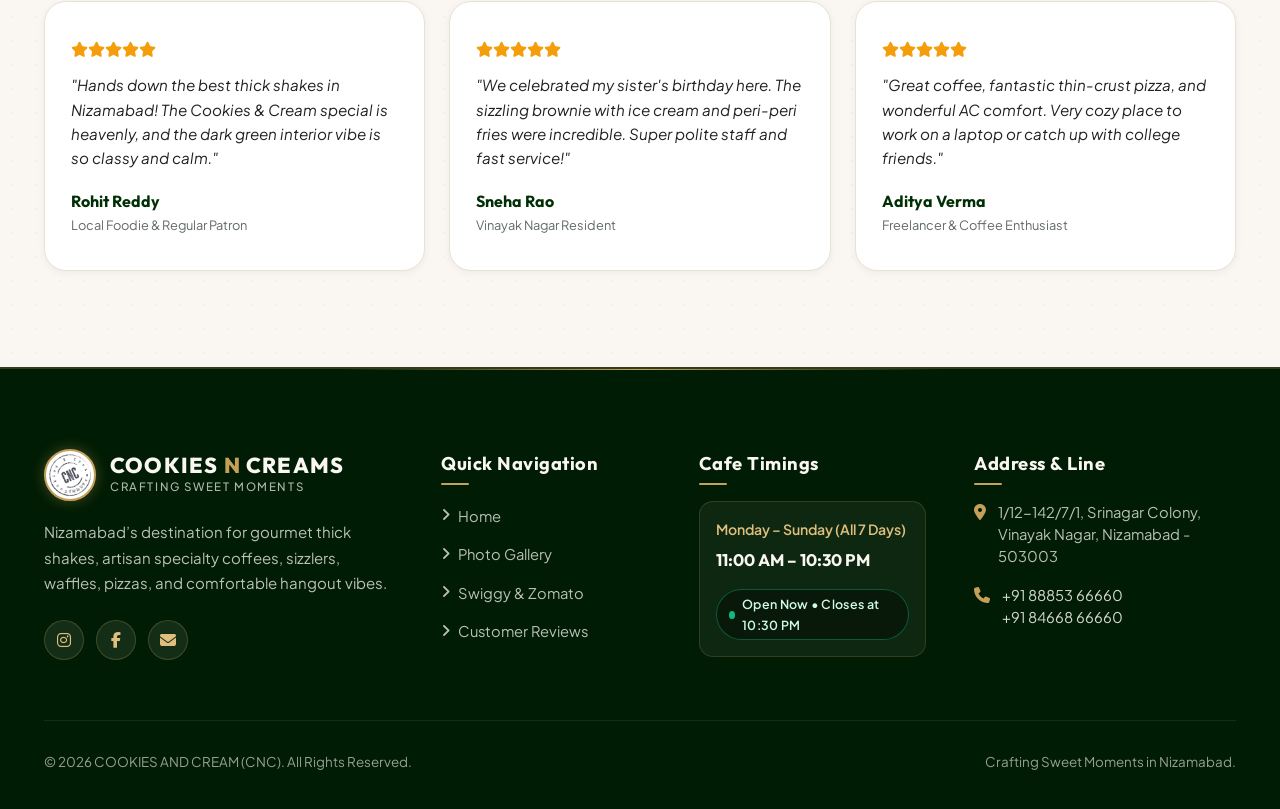
<file: about.html>
<!DOCTYPE html>
<html lang="en">
<head>
  <meta charset="UTF-8">
  <meta name="viewport" content="width=device-width, initial-scale=1.0">
  <title>About Us | COOKIES AND CREAM (CNC) - Our Story & Cafe Vibe</title>
  <meta name="description" content="Discover the story behind Cookies and Cream (CNC) in Nizamabad. Learn about our passion for artisan thick shakes, specialty coffee brews, cozy ambience, and sweet moments.">

  <!-- Favicon -->
  <link rel="icon" type="image/png" href="./favicon.png">

  <!-- Google Fonts -->
  <link rel="preconnect" href="https://fonts.googleapis.com">
  <link rel="preconnect" href="https://fonts.gstatic.com" crossorigin>
  <link href="https://fonts.googleapis.com/css2?family=Outfit:wght@400;500;600;700;800&family=Playfair+Display:ital,wght@0,600;0,700;1,400;1,600&family=Plus+Jakarta+Sans:wght@300;400;500;600;700&display=swap" rel="stylesheet">

  <!-- Font Awesome Icons -->
  <link rel="stylesheet" href="https://cdnjs.cloudflare.com/ajax/libs/font-awesome/6.5.1/css/all.min.css">

  <!-- Stylesheets -->
  <link rel="stylesheet" href="./style.css">
  <link rel="stylesheet" href="./components.css">
</head>
<body>

  <!-- Top Bar with Live Open/Closed Status -->
  <div class="topbar">
    <div class="container topbar-inner">
      <div class="topbar-left">
        <a href="tel:+918885366660" class="topbar-item" title="Call cafe line 1"><i class="fa-solid fa-phone"></i> +91 88853 66660</a>
        <a href="tel:+918466866660" class="topbar-item" title="Call cafe line 2"><i class="fa-solid fa-mobile-screen"></i> +91 84668 66660</a>
        <a href="mailto:cookiesncreamscnc@gmail.com" class="topbar-item"><i class="fa-solid fa-envelope"></i> cookiesncreamscnc@gmail.com</a>
      </div>
      <div class="topbar-right">
        <div class="live-status-pill is-open" id="aboutLiveStatus">
          <span class="live-status-dot"></span>
          <span>Checking Hours...</span>
        </div>
        <span class="topbar-item" style="font-size: 0.78rem; opacity: 0.85;">
          <i class="fa-regular fa-clock"></i> 11:00 AM - 10:30 PM Daily
        </span>
      </div>
    </div>
  </div>

  <!-- Primary Header -->
  <header class="site-header">
    <div class="container">
      <nav class="navbar">
        <a href="index.html" class="brand-link">
          <div class="brand-emblem-wrap">
            <img src="./logo.png" alt="Cookies and Cream Emblem" class="brand-emblem-img">
          </div>
          <div class="brand-text-block">
            <span class="brand-title">COOKIES <span>N</span> CREAMS</span>
            <span class="brand-tagline">Crafting Sweet Moments</span>
          </div>
        </a>

        <ul class="nav-menu">
          <li><a href="index.html" class="nav-link">Home</a></li>
          <li><a href="menu.html" class="nav-link">Menu</a></li>
          <li><a href="about.html" class="nav-link active">About Us</a></li>
          <li><a href="contact.html" class="nav-link">Contact & Visit</a></li>
        </ul>

        <div class="nav-actions">
          <a href="menu.html" class="btn btn-gold btn-sm">
            <i class="fa-solid fa-book-open"></i> View Menu
          </a>
          <button class="mobile-nav-toggle" aria-label="Open mobile menu">
            <i class="fa-solid fa-bars-staggered"></i>
          </button>
        </div>
      </nav>
    </div>
  </header>

  <!-- Mobile Drawer -->
  <div class="mobile-drawer-overlay"></div>
  <aside class="mobile-drawer">
    <div class="drawer-header">
      <div class="brand-text-block">
        <span class="brand-title">COOKIES <span>N</span> CREAMS</span>
        <span class="brand-tagline">Crafting Sweet Moments</span>
      </div>
      <button class="drawer-close" aria-label="Close menu"><i class="fa-solid fa-xmark"></i></button>
    </div>
    <ul class="drawer-nav">
      <li><a href="index.html" class="drawer-link"><i class="fa-solid fa-house"></i> Home</a></li>
      <li><a href="menu.html" class="drawer-link"><i class="fa-solid fa-utensils"></i> Complete Menu</a></li>
      <li><a href="about.html" class="drawer-link active"><i class="fa-solid fa-heart"></i> About Us</a></li>
      <li><a href="contact.html" class="drawer-link"><i class="fa-solid fa-location-dot"></i> Contact & Directions</a></li>
    </ul>
    <div class="drawer-info">
      <div class="drawer-contact-item">
        <i class="fa-solid fa-phone"></i>
        <div>
          <a href="tel:+918885366660">+91 88853 66660</a><br>
          <a href="tel:+918466866660">+91 84668 66660</a>
        </div>
      </div>
    </div>
  </aside>

  <!-- ==========================================================================
       HERO BANNER
       ========================================================================== -->
  <section class="section section-dark" style="padding: 70px 0 50px; text-align: center;">
    <div class="container">
      <span class="section-tag"><i class="fa-solid fa-heart"></i> Our Story & Passion</span>
      <h1 class="section-title">The Heart Behind <span class="serif">Cookies and Cream</span></h1>
      <p class="section-desc" style="max-width: 680px; margin: 0 auto;">
        Born out of an obsession for authentic taste, velvety chocolate, and genuine hospitality. We set out to give Nizamabad a cozy sanctuary where sweet moments are crafted every day.
      </p>
    </div>
  </section>

  <!-- ==========================================================================
       ORIGIN STORY SPLIT SECTION
       ========================================================================== -->
  <section class="section section-pattern">
    <div class="container">
      <div class="story-split">
        <div class="story-content">
          <span class="section-tag"><i class="fa-solid fa-sparkles"></i> Welcome to CNC</span>
          <h3>Where Flavor Meets <span class="serif" style="color: var(--color-gold);">Cozy Hospitality</span></h3>
          <p>
            Located in Srinagar Colony, Vinayak Nagar, <strong>COOKIES AND CREAM (CNC)</strong> was envisioned as more than just a typical cafe. It is a warm haven where friends gather for endless laughs, families celebrate special milestones, and dessert enthusiasts discover their next sweet addiction.
          </p>
          <p>
            Whether it’s the satisfying crunch of crushed cookies inside our signature thick shake, the rich aroma of freshly pulled Arabica espresso, or the hot sizzle of our chocolate walnut brownies, every item on our handcrafted menu is prepared with meticulous care and uncompromised quality.
          </p>
          <p>
            Our deep dark green and warm gold aesthetic was thoughtfully chosen to reflect relaxation, luxury, and tranquility—a retreat away from the busy streets of the city.
          </p>

          <div class="stats-grid">
            <div class="stat-box">
              <div class="stat-number">150+</div>
              <div class="stat-label">Handcrafted Items</div>
            </div>
            <div class="stat-box">
              <div class="stat-number">10k+</div>
              <div class="stat-label">Happy Guests</div>
            </div>
            <div class="stat-box">
              <div class="stat-number">100%</div>
              <div class="stat-label">Fresh & Artisanal</div>
            </div>
          </div>
        </div>

        <div>
          <!-- Clean Placeholder for Main Cafe Ambience Photo -->
          <div class="image-placeholder image-placeholder-light" style="min-height: 440px; border-radius: var(--radius-lg);">
            <i class="fa-solid fa-mug-hot placeholder-icon" style="font-size: 3rem;"></i>
            <span class="placeholder-label">[Insert Main Cafe Ambience Photo - 800x600]</span>
            <span class="placeholder-dimensions">Warm interior lighting, comfortable sofa lounge, and dark green accents</span>
          </div>
        </div>
      </div>
    </div>
  </section>

  <!-- ==========================================================================
       OUR 3 PILLARS: SOURCING, ATMOSPHERE & HOSPITALITY
       ========================================================================== -->
  <section class="section section-dark">
    <div class="container">
      <div class="section-header">
        <span class="section-tag"><i class="fa-solid fa-gem"></i> Our Guiding Philosophy</span>
        <h2 class="section-title">The Three Pillars of <span class="serif">Our Kitchen</span></h2>
        <p class="section-desc">What sets Cookies and Cream apart in every plate, glass, and cup we serve.</p>
      </div>

      <div class="values-grid">
        <div class="value-card">
          <div class="value-card-icon">
            <i class="fa-solid fa-wheat-awn"></i>
          </div>
          <h4>Artisan Sourcing</h4>
          <p>We source authentic cocoa, pure vanilla, 100% Arabica plantation beans, fresh dairy cream, and crisp farm vegetables. No artificial compromises.</p>
        </div>

        <div class="value-card">
          <div class="value-card-icon">
            <i class="fa-solid fa-fire-burner"></i>
          </div>
          <h4>Made Fresh to Order</h4>
          <p>Every burger patty is grilled hot, every waffle is baked fresh upon order, and every pizza is hand-stretched and baked until the cheese turns bubbly golden.</p>
        </div>

        <div class="value-card">
          <div class="value-card-icon">
            <i class="fa-solid fa-heart-pulse"></i>
          </div>
          <h4>Heartfelt Hospitality</h4>
          <p>We believe every guest deserves to be greeted with a warm smile. Our team takes pride in making you feel relaxed, whether you stay 20 minutes or 3 hours.</p>
        </div>
      </div>
    </div>
  </section>

  <!-- ==========================================================================
       PHOTO PLACEHOLDERS: TEAM & BEHIND THE SCENES
       ========================================================================== -->
  <section class="section section-cream">
    <div class="container">
      <div class="section-header">
        <span class="section-tag"><i class="fa-solid fa-users"></i> The People & Place</span>
        <h2 class="section-title">Meet the <span class="serif">CNC Spaces</span></h2>
        <p class="section-desc">Take a visual tour through our kitchen counter, coffee brew station, and the faces who make your visits memorable.</p>
      </div>

      <div style="display: grid; grid-template-columns: repeat(auto-fit, minmax(280px, 1fr)); gap: 24px;">
        <div class="image-placeholder image-placeholder-light" style="min-height: 320px;">
          <i class="fa-solid fa-user-tie placeholder-icon"></i>
          <span class="placeholder-label">[Insert Cafe Team / Baristas Photo]</span>
          <span class="placeholder-dimensions">800 x 600 • Our Smiling Team</span>
        </div>

        <div class="image-placeholder image-placeholder-light" style="min-height: 320px;">
          <i class="fa-solid fa-kitchen-set placeholder-icon"></i>
          <span class="placeholder-label">[Insert Kitchen & Waffle Making Action]</span>
          <span class="placeholder-dimensions">800 x 600 • Artisan Craft</span>
        </div>

        <div class="image-placeholder image-placeholder-light" style="min-height: 320px;">
          <i class="fa-solid fa-award placeholder-icon"></i>
          <span class="placeholder-label">[Insert Coffee Brewing & Latte Art Close-up]</span>
          <span class="placeholder-dimensions">800 x 600 • Specialty Brews</span>
        </div>
      </div>
    </div>
  </section>

  <!-- ==========================================================================
       CUSTOMER TESTIMONIALS & COMMUNITY LOVE
       ========================================================================== -->
  <section class="section section-pattern">
    <div class="container">
      <div class="section-header">
        <span class="section-tag"><i class="fa-solid fa-comments"></i> Guest Experiences</span>
        <h2 class="section-title">Loved by <span class="serif">Nizamabad</span></h2>
        <p class="section-desc">Real words from patrons who call Cookies and Cream their second home.</p>
      </div>

      <div class="highlights-grid">
        <div class="highlight-card">
          <div style="color: #F59E0B; margin-bottom: 12px; font-size: 0.95rem;">
            <i class="fa-solid fa-star"></i><i class="fa-solid fa-star"></i><i class="fa-solid fa-star"></i><i class="fa-solid fa-star"></i><i class="fa-solid fa-star"></i>
          </div>
          <p style="font-size: 0.95rem; color: var(--color-charcoal); line-height: 1.6; margin-bottom: 18px; font-style: italic;">
            "Hands down the best thick shakes in Nizamabad! The Cookies & Cream special is heavenly, and the dark green interior vibe is so classy and calm."
          </p>
          <div style="font-weight: 700; font-family: var(--font-heading); color: var(--color-primary);">Rohit Reddy</div>
          <div style="font-size: 0.8rem; color: var(--color-muted);">Local Foodie & Regular Patron</div>
        </div>

        <div class="highlight-card">
          <div style="color: #F59E0B; margin-bottom: 12px; font-size: 0.95rem;">
            <i class="fa-solid fa-star"></i><i class="fa-solid fa-star"></i><i class="fa-solid fa-star"></i><i class="fa-solid fa-star"></i><i class="fa-solid fa-star"></i>
          </div>
          <p style="font-size: 0.95rem; color: var(--color-charcoal); line-height: 1.6; margin-bottom: 18px; font-style: italic;">
            "We celebrated my sister's birthday here. The sizzling brownie with ice cream and peri-peri fries were incredible. Super polite staff and fast service!"
          </p>
          <div style="font-weight: 700; font-family: var(--font-heading); color: var(--color-primary);">Sneha Rao</div>
          <div style="font-size: 0.8rem; color: var(--color-muted);">Vinayak Nagar Resident</div>
        </div>

        <div class="highlight-card">
          <div style="color: #F59E0B; margin-bottom: 12px; font-size: 0.95rem;">
            <i class="fa-solid fa-star"></i><i class="fa-solid fa-star"></i><i class="fa-solid fa-star"></i><i class="fa-solid fa-star"></i><i class="fa-solid fa-star"></i>
          </div>
          <p style="font-size: 0.95rem; color: var(--color-charcoal); line-height: 1.6; margin-bottom: 18px; font-style: italic;">
            "Great coffee, fantastic thin-crust pizza, and wonderful AC comfort. Very cozy place to work on a laptop or catch up with college friends."
          </p>
          <div style="font-weight: 700; font-family: var(--font-heading); color: var(--color-primary);">Aditya Verma</div>
          <div style="font-size: 0.8rem; color: var(--color-muted);">Freelancer & Coffee Enthusiast</div>
        </div>
      </div>
    </div>
  </section>

  <!-- ==========================================================================
       FOOTER (SORTED & VERIFIED QUICK NAV)
       ========================================================================== -->
  <footer class="site-footer">
    <div class="container">
      <div class="footer-grid">
        <div class="footer-brand">
          <a href="index.html" class="brand-link">
            <div class="brand-emblem-wrap">
              <img src="./logo.png" alt="Cookies and Cream Emblem" class="brand-emblem-img">
            </div>
            <div class="brand-text-block">
              <span class="brand-title">COOKIES <span>N</span> CREAMS</span>
              <span class="brand-tagline">Crafting Sweet Moments</span>
            </div>
          </a>
          <p class="footer-about">
            Nizamabad’s destination for gourmet thick shakes, artisan specialty coffees, sizzlers, waffles, pizzas, and comfortable hangout vibes.
          </p>
          <div class="footer-socials">
            <a href="https://www.instagram.com/cookiesncreams_cnc/" target="_blank" rel="noopener noreferrer" class="social-icon-btn" aria-label="Instagram"><i class="fa-brands fa-instagram"></i></a>
            <a href="https://facebook.com" target="_blank" rel="noopener noreferrer" class="social-icon-btn" aria-label="Facebook"><i class="fa-brands fa-facebook-f"></i></a>
            <a href="mailto:cookiesncreamscnc@gmail.com" class="social-icon-btn" aria-label="Email"><i class="fa-solid fa-envelope"></i></a>
          </div>
        </div>

        <div>
            <h4 class="footer-col-title">Quick Navigation</h4>
            <ul class="footer-links">
              <li>
                <a href="index.html"
                  ><i class="fa-solid fa-angle-right"></i> Home</a
                >
              </li>
              <li>
                <a href="#gallery-section"
                  ><i class="fa-solid fa-angle-right"></i> Photo Gallery</a
                >
              </li>
              <li>
                <a href="#delivery-section"
                  ><i class="fa-solid fa-angle-right"></i> Swiggy & Zomato</a
                >
              </li>
              <li>
                <a href="#reviews-section"
                  ><i class="fa-solid fa-angle-right"></i> Customer Reviews</a
                >
              </li>
            </ul>
          </div>

        <div>
          <h4 class="footer-col-title">Cafe Timings</h4>
          <div class="timing-box">
            <div class="timing-days">Monday – Sunday (All 7 Days)</div>
            <div class="timing-hours">11:00 AM – 10:30 PM</div>
            <div class="live-status-pill is-open" style="margin-top: 6px;">
              <span class="live-status-dot"></span>
              <span>Open Now</span>
            </div>
          </div>
        </div>

        <div>
          <h4 class="footer-col-title">Address & Line</h4>
          <div class="footer-contact-list">
            <div class="footer-contact-item">
              <i class="fa-solid fa-location-dot"></i>
              <div>
                1/12-142/7/1, Srinagar Colony,<br>
                Vinayak Nagar, Nizamabad - 503003
              </div>
            </div>
            <div class="footer-contact-item">
              <i class="fa-solid fa-phone"></i>
              <div>
                <a href="tel:+918885366660">+91 88853 66660</a><br>
                <a href="tel:+918466866660">+91 84668 66660</a>
              </div>
            </div>
          </div>
        </div>
      </div>

      <div class="footer-bottom">
        <div>&copy; 2026 COOKIES AND CREAM (CNC). All Rights Reserved.</div>
        <div>Crafting Sweet Moments in Nizamabad.</div>
      </div>
    </div>
  </footer>

  <!-- Floating Mobile Bar (Cleaned) -->
  <div class="floating-action-bar">
    <div class="floating-action-inner">
      <a href="tel:+918885366660" class="floating-btn primary-call">
        <i class="fa-solid fa-phone-volume"></i>
        <span>Call</span>
      </a>
      <a href="menu.html" class="floating-btn">
        <i class="fa-solid fa-utensils"></i>
        <span>Menu</span>
      </a>
      <a href="index.html#gallery-section" class="floating-btn">
        <i class="fa-solid fa-camera"></i>
        <span>Gallery</span>
      </a>
      <a href="contact.html#map-location" class="floating-btn">
        <i class="fa-solid fa-location-dot"></i>
        <span>Location</span>
      </a>
    </div>
  </div>

  <button class="back-to-top" aria-label="Scroll to top"><i class="fa-solid fa-arrow-up"></i></button>

  <!-- Scripts -->
  <script src="./main.js"></script>
</body>
</html>
</file>
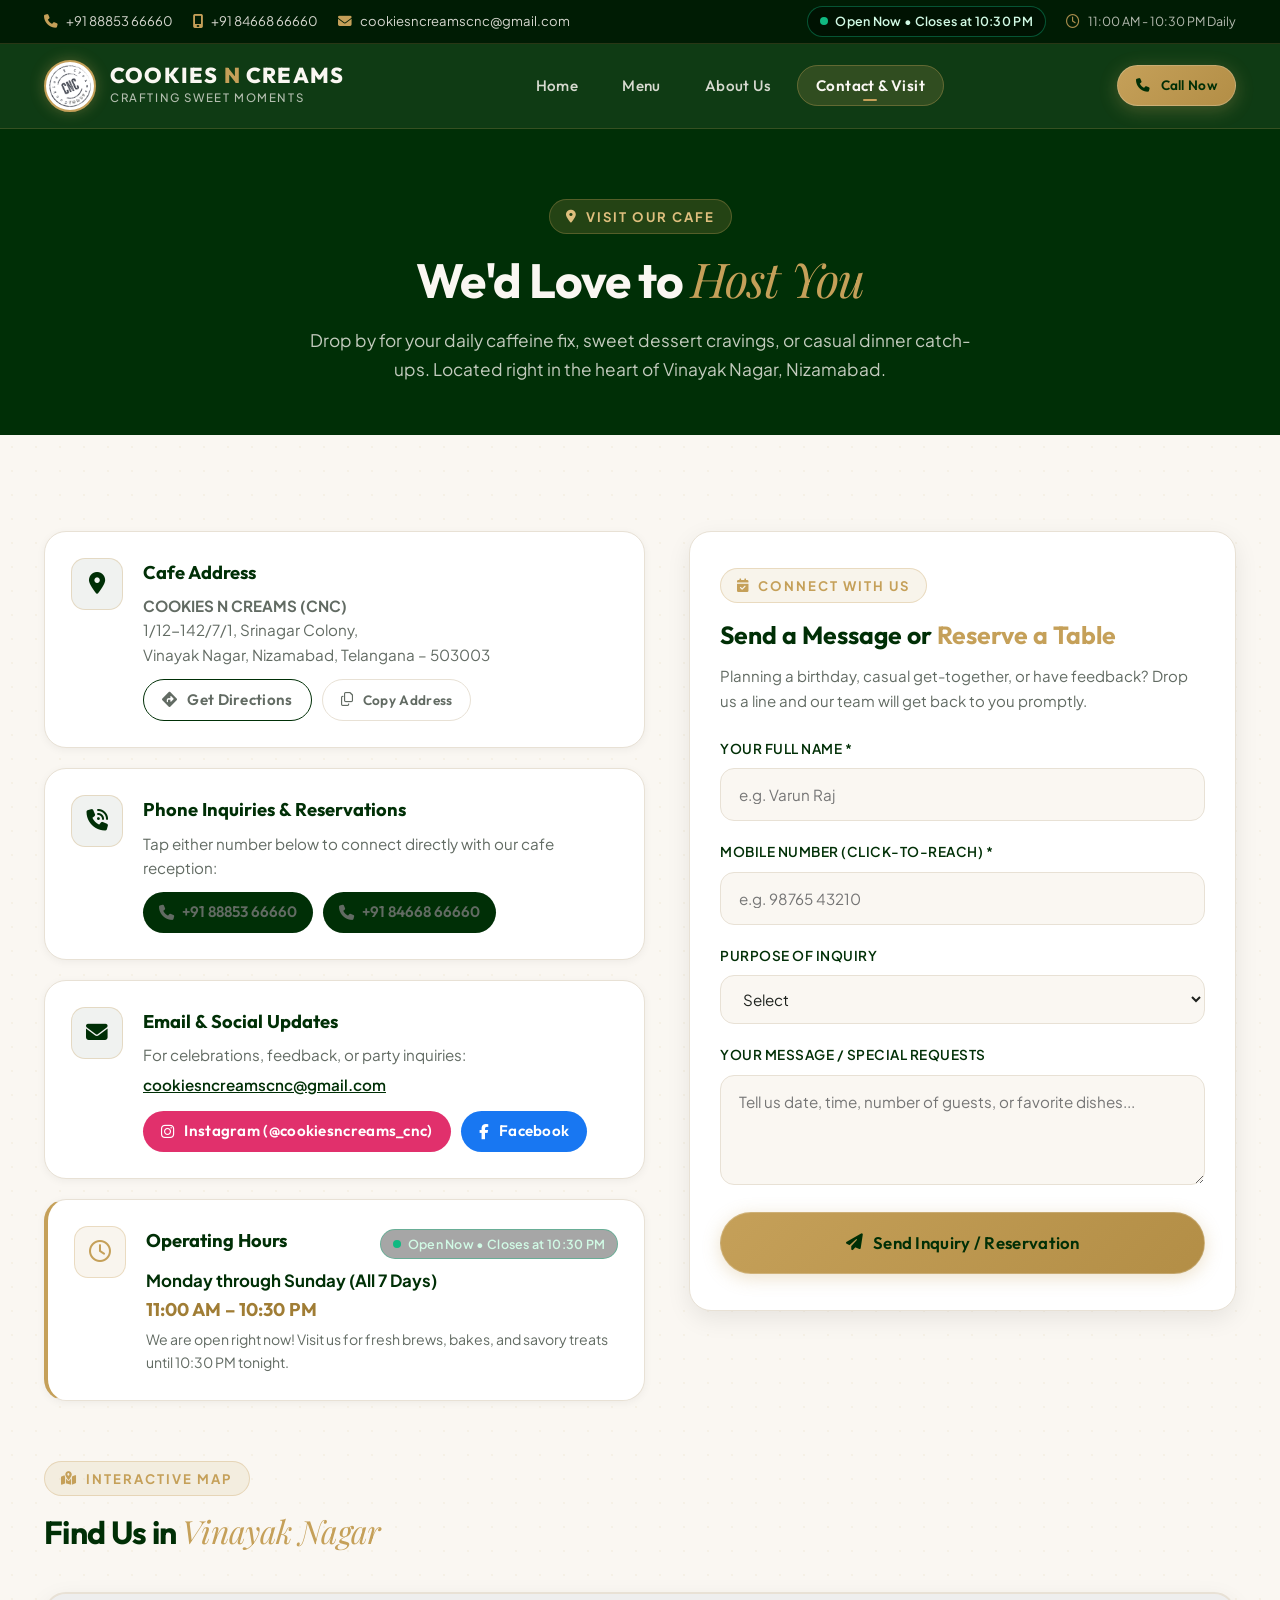
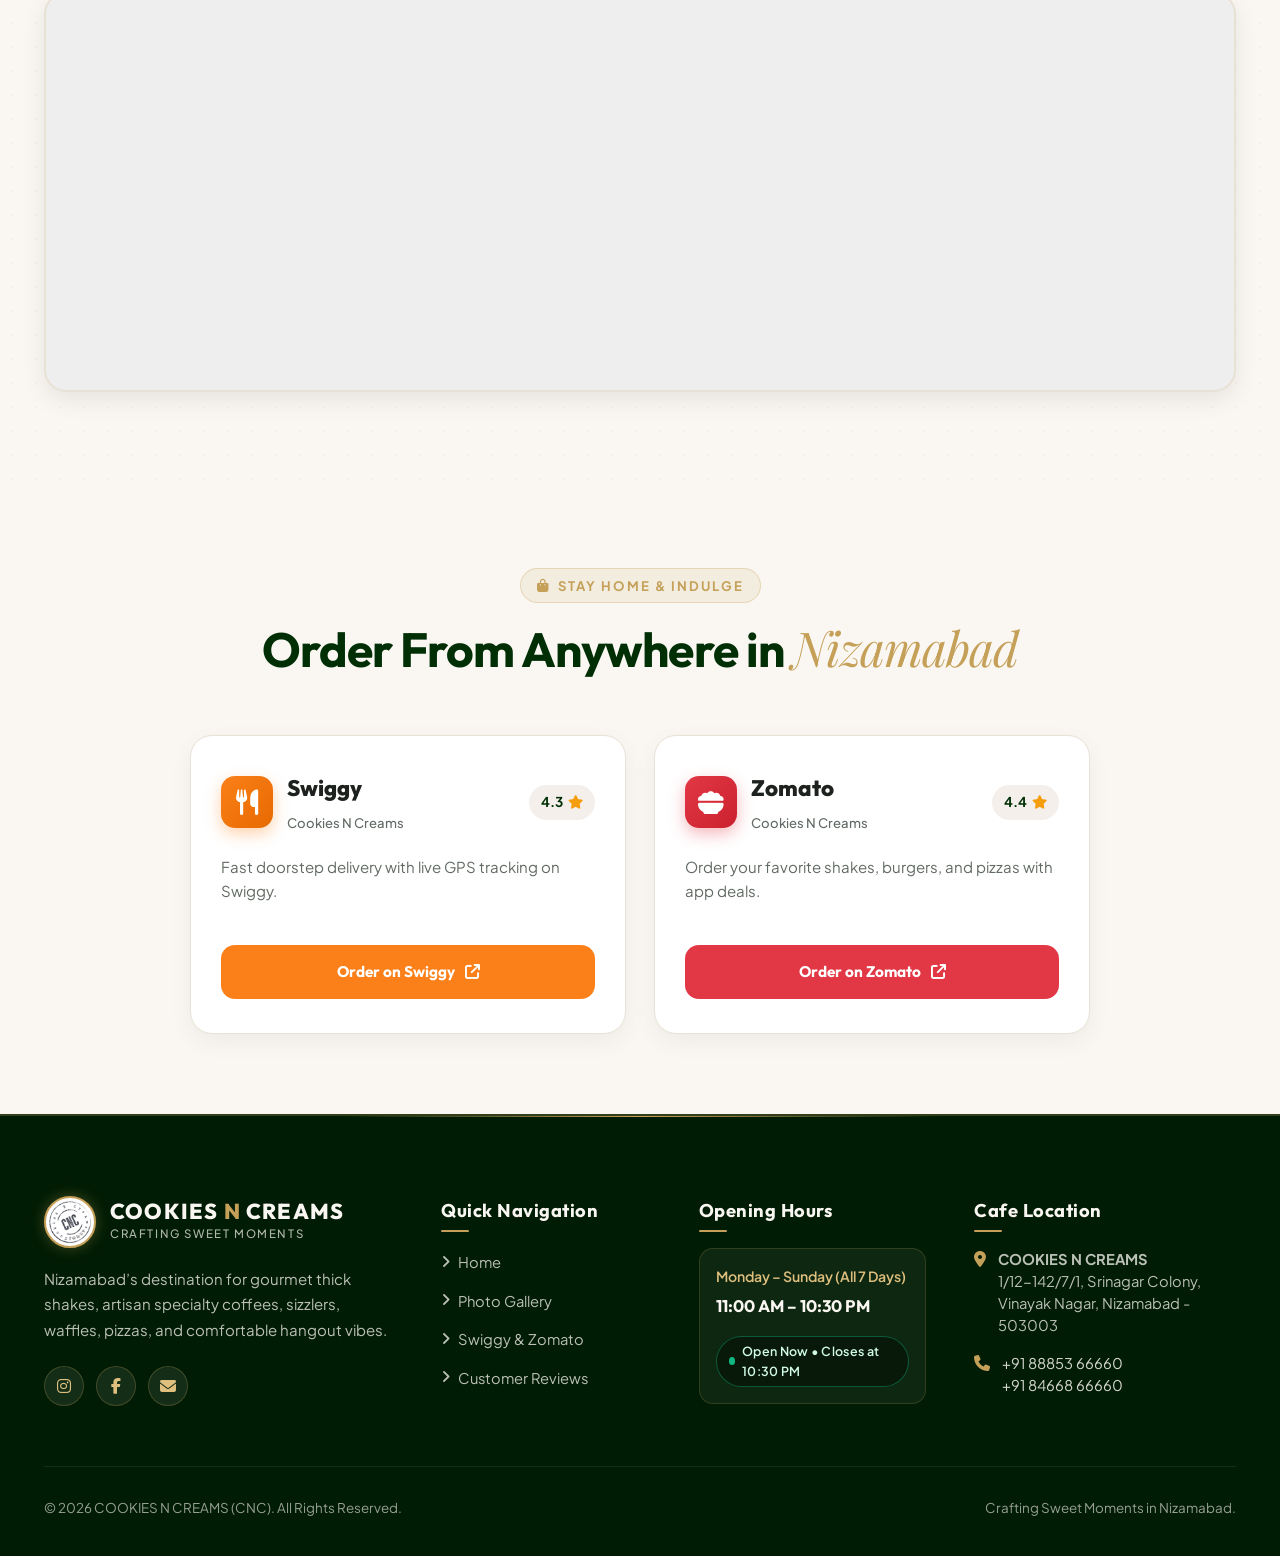
<file: contact.html>
<!DOCTYPE html>
<html lang="en">
<head>
  <meta charset="UTF-8">
  <meta name="viewport" content="width=device-width, initial-scale=1.0">
  <title>Contact & Visit | COOKIES N CREAMS (CNC) Nizamabad</title>
  <meta name="description" content="Visit Cookies and Cream in Vinayak Nagar, Nizamabad. Get exact address, directions, click-to-call phone numbers, live opening hours, and table reservation info.">

  <!-- Favicon -->
  <link rel="icon" type="image/png" href="./favicon.png">

  <!-- Google Fonts -->
  <link rel="preconnect" href="https://fonts.googleapis.com">
  <link rel="preconnect" href="https://fonts.gstatic.com" crossorigin>
  <link href="https://fonts.googleapis.com/css2?family=Outfit:wght@400;500;600;700;800&family=Playfair+Display:ital,wght@0,600;0,700;1,400;1,600&family=Plus+Jakarta+Sans:wght@300;400;500;600;700&display=swap" rel="stylesheet">

  <!-- Font Awesome Icons -->
  <link rel="stylesheet" href="https://cdnjs.cloudflare.com/ajax/libs/font-awesome/6.5.1/css/all.min.css">

  <!-- Stylesheets -->
  <link rel="stylesheet" href="./style.css">
  <link rel="stylesheet" href="./components.css">
</head>
<body>

  <!-- Top Bar with Live Open/Closed Status -->
  <div class="topbar">
    <div class="container topbar-inner">
      <div class="topbar-left">
        <a href="tel:+918885366660" class="topbar-item" title="Call primary cafe line"><i class="fa-solid fa-phone"></i> +91 88853 66660</a>
        <a href="tel:+918466866660" class="topbar-item" title="Call secondary cafe line"><i class="fa-solid fa-mobile-screen"></i> +91 84668 66660</a>
        <a href="mailto:cookiesncreamscnc@gmail.com" class="topbar-item"><i class="fa-solid fa-envelope"></i> cookiesncreamscnc@gmail.com</a>
      </div>
      <div class="topbar-right">
        <div class="live-status-pill is-open" id="contactTopStatus">
          <span class="live-status-dot"></span>
          <span>Checking Hours...</span>
        </div>
        <span class="topbar-item" style="font-size: 0.78rem; opacity: 0.85;">
          <i class="fa-regular fa-clock"></i> 11:00 AM - 10:30 PM Daily
        </span>
      </div>
    </div>
  </div>

  <!-- Main Header -->
  <header class="site-header">
    <div class="container">
      <nav class="navbar">
        <a href="index.html" class="brand-link">
          <div class="brand-emblem-wrap">
            <img src="./logo.png" alt="Cookies and Cream Emblem" class="brand-emblem-img">
          </div>
          <div class="brand-text-block">
            <span class="brand-title">COOKIES <span>N</span> CREAMS</span>
            <span class="brand-tagline">Crafting Sweet Moments</span>
          </div>
        </a>

        <ul class="nav-menu">
          <li><a href="index.html" class="nav-link">Home</a></li>
          <li><a href="menu.html" class="nav-link">Menu</a></li>
          <li><a href="about.html" class="nav-link">About Us</a></li>
          <li><a href="contact.html" class="nav-link active">Contact & Visit</a></li>
        </ul>

        <div class="nav-actions">
          <a href="tel:+918885366660" class="btn btn-gold btn-sm">
            <i class="fa-solid fa-phone"></i> Call Now
          </a>
          <button class="mobile-nav-toggle" aria-label="Open mobile menu">
            <i class="fa-solid fa-bars-staggered"></i>
          </button>
        </div>
      </nav>
    </div>
  </header>

  <!-- Mobile Drawer -->
  <div class="mobile-drawer-overlay"></div>
  <aside class="mobile-drawer">
    <div class="drawer-header">
      <div class="brand-text-block">
        <span class="brand-title">COOKIES <span>N</span> CREAMS</span>
        <span class="brand-tagline">Crafting Sweet Moments</span>
      </div>
      <button class="drawer-close" aria-label="Close menu"><i class="fa-solid fa-xmark"></i></button>
    </div>
    <ul class="drawer-nav">
      <li><a href="index.html" class="drawer-link"><i class="fa-solid fa-house"></i> Home</a></li>
      <li><a href="menu.html" class="drawer-link"><i class="fa-solid fa-utensils"></i> Menu</a></li>
      <li><a href="about.html" class="drawer-link"><i class="fa-solid fa-heart"></i> About Us</a></li>
      <li><a href="contact.html" class="drawer-link active"><i class="fa-solid fa-location-dot"></i> Contact & Directions</a></li>
    </ul>
    <div class="drawer-info">
      <div class="drawer-contact-item">
        <i class="fa-solid fa-phone"></i>
        <div>
          <a href="tel:+918885366660">+91 88853 66660</a><br>
          <a href="tel:+918466866660">+91 84668 66660</a>
        </div>
      </div>
    </div>
  </aside>

  <!-- ==========================================================================
       HERO BANNER
       ========================================================================== -->
  <section class="section section-dark" style="padding: 70px 0 50px; text-align: center;">
    <div class="container">
      <span class="section-tag"><i class="fa-solid fa-location-dot"></i> Visit Our Cafe</span>
      <h1 class="section-title">We'd Love to <span class="serif">Host You</span></h1>
      <p class="section-desc" style="max-width: 680px; margin: 0 auto;">
        Drop by for your daily caffeine fix, sweet dessert cravings, or casual dinner catch-ups. Located right in the heart of Vinayak Nagar, Nizamabad.
      </p>
    </div>
  </section>

  <!-- ==========================================================================
       CONTACT CARDS & INTERACTIVE FORM LAYOUT
       ========================================================================== -->
  <section class="section section-pattern">
    <div class="container">
      <div class="contact-layout">
        <!-- Left Column: Business Details & Click-To-Call -->
        <div class="contact-info-cards">
          <!-- Address Card -->
          <div class="contact-card">
            <div class="contact-card-icon">
              <i class="fa-solid fa-location-dot"></i>
            </div>
            <div class="contact-card-content">
              <h4>Cafe Address</h4>
              <p>
                <strong>COOKIES N CREAMS (CNC)</strong><br>
                1/12-142/7/1, Srinagar Colony,<br>
                Vinayak Nagar, Nizamabad, Telangana – 503003
              </p>
              <div style="margin-top: 12px; display: flex; gap: 10px; flex-wrap: wrap;">
                <a href="https://maps.google.com/?q=Cookies+N+Creams+Vinayak+Nagar+Nizamabad" target="_blank" rel="noopener noreferrer" class="btn btn-outline-dark btn-sm">
                  <i class="fa-solid fa-diamond-turn-right"></i> Get Directions
                </a>
                <button class="btn btn-sm" style="border: 1px solid var(--color-cream-border); color: var(--color-muted);" data-copy-text="1/12-142/7/1, Srinagar Colony, Vinayak Nagar, Nizamabad, 503003">
                  <i class="fa-regular fa-copy"></i> Copy Address
                </button>
              </div>
            </div>
          </div>

          <!-- Phone Numbers (Click-to-Call on Mobile & Desktop) -->
          <div class="contact-card">
            <div class="contact-card-icon">
              <i class="fa-solid fa-phone-volume"></i>
            </div>
            <div class="contact-card-content">
              <h4>Phone Inquiries & Reservations</h4>
              <p>Tap either number below to connect directly with our cafe reception:</p>
              <div class="phone-action-buttons">
                <a href="tel:+918885366660" class="phone-btn" title="Call Line 1">
                  <i class="fa-solid fa-phone"></i> +91 88853 66660
                </a>
                <a href="tel:+918466866660" class="phone-btn" title="Call Line 2">
                  <i class="fa-solid fa-phone"></i> +91 84668 66660
                </a>
              </div>
            </div>
          </div>

          <!-- Email & Social -->
          <div class="contact-card">
            <div class="contact-card-icon">
              <i class="fa-solid fa-envelope"></i>
            </div>
            <div class="contact-card-content">
              <h4>Email & Social Updates</h4>
              <p>For celebrations, feedback, or party inquiries:</p>
              <p style="margin-top: 6px;">
                <a href="mailto:cookiesncreamscnc@gmail.com" style="color: var(--color-primary); font-weight: 600; text-decoration: underline;">
                  cookiesncreamscnc@gmail.com
                </a>
              </p>
              <div style="display: flex; gap: 10px; margin-top: 14px; flex-wrap: wrap;">
                <a href="https://www.instagram.com/cookiesncreams_cnc/" target="_blank" rel="noopener noreferrer" class="btn btn-sm" style="background: #E1306C; color: #FFFFFF;">
                  <i class="fa-brands fa-instagram"></i> Instagram (@cookiesncreams_cnc)
                </a>
                <a href="https://facebook.com" target="_blank" rel="noopener noreferrer" class="btn btn-sm" style="background: #1877F2; color: #FFFFFF;">
                  <i class="fa-brands fa-facebook-f"></i> Facebook
                </a>
              </div>
            </div>
          </div>

          <!-- Operating Hours & Live Status Card -->
          <div class="contact-card" style="border-left: 4px solid var(--color-gold);">
            <div class="contact-card-icon" style="color: var(--color-gold); background: rgba(197, 160, 89, 0.1);">
              <i class="fa-regular fa-clock"></i>
            </div>
            <div class="contact-card-content">
              <div style="display: flex; align-items: center; justify-content: space-between; flex-wrap: wrap; gap: 8px;">
                <h4>Operating Hours</h4>
                <div class="live-status-pill is-open" id="contactCardLiveStatus">
                  <span class="live-status-dot"></span>
                  <span>Open Now</span>
                </div>
              </div>
              <p style="font-size: 1.05rem; font-weight: 700; color: var(--color-primary); margin-top: 6px;">
                Monday through Sunday (All 7 Days)
              </p>
              <p style="font-size: 1.15rem; font-family: var(--font-heading); color: var(--color-gold-dark); font-weight: 700;">
                11:00 AM &ndash; 10:30 PM
              </p>
              <p style="font-size: 0.88rem; color: var(--color-muted); margin-top: 4px;" data-cafe-timing-desc>
                Dine-in, takeaway, and delivery orders are welcomed all day.
              </p>
            </div>
          </div>
        </div>

        <!-- Right Column: Interactive Inquiry / Table Reservation Form -->
        <div class="contact-form-container">
          <span class="section-tag" style="margin-bottom: 12px;"><i class="fa-solid fa-calendar-check"></i> Connect With Us</span>
          <h3>Send a Message or <span class="serif" style="color: var(--color-gold);">Reserve a Table</span></h3>
          <p>Planning a birthday, casual get-together, or have feedback? Drop us a line and our team will get back to you promptly.</p>

          <form id="cafeContactForm">
            <div class="form-group">
              <label class="form-label" for="contactName">Your Full Name *</label>
              <input type="text" id="contactName" name="name" class="form-input" placeholder="e.g. Varun Raj" required>
            </div>

            <div class="form-group">
              <label class="form-label" for="contactPhone">Mobile Number (Click-To-Reach) *</label>
              <input type="tel" id="contactPhone" name="phone" class="form-input" placeholder="e.g. 98765 43210" required>
            </div>

            <div class="form-group">
              <label class="form-label" for="contactType">Purpose of Inquiry</label>
              <select id="contactType" name="type" class="form-select">
                <option value="" disabled selected>Select</option>
                <option value="table">Table Reservation</option>
                <option value="birthday">Birthday / Party Celebration</option>
                <option value="takeaway">Bulk Takeaway / Catering</option>
                <option value="feedback">Feedback / Suggestion</option>
                <option value="other">General Inquiry</option>
              </select>
            </div>

            <div class="form-group">
              <label class="form-label" for="contactMessage">Your Message / Special Requests</label>
              <textarea id="contactMessage" name="message" class="form-textarea" placeholder="Tell us date, time, number of guests, or favorite dishes..."></textarea>
            </div>

            <button type="submit" class="btn btn-gold btn-lg" style="width: 100%;">
              <i class="fa-solid fa-paper-plane"></i> Send Inquiry / Reservation
            </button>
          </form>
        </div>
      </div>

      <!-- ==========================================================================
           INTERACTIVE GOOGLE MAPS EMBED CONTAINER (Verified Cafe Location)
           ========================================================================== -->
      <div id="map-location" style="margin-top: 60px;">
        <div class="section-header" style="margin-bottom: 24px; text-align: left;">
          <span class="section-tag"><i class="fa-solid fa-map-location-dot"></i> Interactive Map</span>
          <h2 class="section-title" style="font-size: 2rem;">Find Us in <span class="serif">Vinayak Nagar</span></h2>
        </div>

        <div class="map-embed-wrapper">
          <iframe 
            src="https://www.google.com/maps/embed?pb=!1m18!1m12!1m3!1d3779.89758992078!2d78.1146326!3d18.668591!2m3!1f0!2f0!3f0!3m2!1i1024!2i768!4f13.1!3m3!1m2!1s0x3bcdc585c1bfddad%3A0x12108cb8ba409248!2sCookies%20N%20Creams!5e0!3m2!1sen!2sin!4v1795412688358!5m2!1sen!2sin" 
            title="Cookies and Cream Nizamabad Google Map Location"
            loading="lazy"
            allowfullscreen>
          </iframe>
        </div>
      </div>
    </div>
  </section>

  <!-- ==========================================================================
       DELIVERY REDIRECT CARDS (SWIGGY & ZOMATO ONLY)
       ========================================================================== -->
  <section class="delivery-section">
    <div class="container">
      <div class="section-header">
        <span class="section-tag"><i class="fa-solid fa-bag-shopping"></i> Stay Home & Indulge</span>
        <h2 class="section-title">Order From Anywhere in <span class="serif">Nizamabad</span></h2>
      </div>

      <div class="delivery-grid-two">
        <div class="delivery-card swiggy">
          <div class="delivery-card-header">
            <div class="delivery-brand-badge">
              <div class="delivery-icon-box"><i class="fa-solid fa-utensils"></i></div>
              <div class="delivery-brand-names">
                <h3>Swiggy</h3>
                <span>Cookies N Creams</span>
              </div>
            </div>
            <div class="delivery-rating"> 4.3 <i class="fa-solid fa-star"></i> </div>
          </div>
          <div class="delivery-body">
            <p>Fast doorstep delivery with live GPS tracking on Swiggy.</p>
          </div>
          <a href="https://www.swiggy.com/city/nizamabad/cookies-n-creams-near-abs-enclave-puhlong-x-road-rest872017" target="_blank" rel="noopener noreferrer" class="delivery-btn">
            <span>Order on Swiggy</span>
            <i class="fa-solid fa-arrow-up-right-from-square"></i>
          </a>
        </div>

        <div class="delivery-card zomato">
          <div class="delivery-card-header">
            <div class="delivery-brand-badge">
              <div class="delivery-icon-box"><i class="fa-solid fa-bowl-food"></i></div>
              <div class="delivery-brand-names">
                <h3>Zomato</h3>
                <span>Cookies N Creams</span>
              </div>
            </div>
            <div class="delivery-rating"> 4.4 <i class="fa-solid fa-star"></i></div>
          </div>
          <div class="delivery-body">
            <p>Order your favorite shakes, burgers, and pizzas with app deals.</p>
          </div>
          <a href="https://www.zomato.com/nizamabad/cookies-n-creams-nizamabad-locality/order" target="_blank" rel="noopener noreferrer" class="delivery-btn">
            <span>Order on Zomato</span>
            <i class="fa-solid fa-arrow-up-right-from-square"></i>
          </a>
        </div>
      </div>
    </div>
  </section>

  <!-- ==========================================================================
       FOOTER (SORTED & VERIFIED QUICK NAV)
       ========================================================================== -->
  <footer class="site-footer">
    <div class="container">
      <div class="footer-grid">
        <div class="footer-brand">
          <a href="index.html" class="brand-link">
            <div class="brand-emblem-wrap">
              <img src="./logo.png" alt="Cookies and Cream Emblem" class="brand-emblem-img">
            </div>
            <div class="brand-text-block">
              <span class="brand-title">COOKIES <span>N</span> CREAMS</span>
              <span class="brand-tagline">Crafting Sweet Moments</span>
            </div>
          </a>
          <p class="footer-about">
            Nizamabad’s destination for gourmet thick shakes, artisan specialty coffees, sizzlers, waffles, pizzas, and comfortable hangout vibes.
          </p>
          <div class="footer-socials">
            <a href="https://www.instagram.com/cookiesncreams_cnc/" target="_blank" rel="noopener noreferrer" class="social-icon-btn" aria-label="Instagram"><i class="fa-brands fa-instagram"></i></a>
            <a href="https://facebook.com" target="_blank" rel="noopener noreferrer" class="social-icon-btn" aria-label="Facebook"><i class="fa-brands fa-facebook-f"></i></a>
            <a href="mailto:cookiesncreamscnc@gmail.com" class="social-icon-btn" aria-label="Email"><i class="fa-solid fa-envelope"></i></a>
          </div>
        </div>

<div>
            <h4 class="footer-col-title">Quick Navigation</h4>
            <ul class="footer-links">
              <li><a href="index.html"><i class="fa-solid fa-angle-right"></i> Home</a></li>
              <li><a href="#gallery-section"><i class="fa-solid fa-angle-right"></i> Photo Gallery</a></li>
              <li><a href="#delivery-section" ><i class="fa-solid fa-angle-right"></i> Swiggy & Zomato</a></li>
              <li><a href="#reviews-section"><i class="fa-solid fa-angle-right"></i> Customer Reviews</a></li>
            </ul>
          </div>

        <div>
          <h4 class="footer-col-title">Opening Hours</h4>
          <div class="timing-box">
            <div class="timing-days">Monday – Sunday (All 7 Days)</div>
            <div class="timing-hours">11:00 AM – 10:30 PM</div>
            <div class="live-status-pill is-open" style="margin-top: 6px;">
              <span class="live-status-dot"></span>
              <span>Open Now</span>
            </div>
          </div>
        </div>

        <div>
          <h4 class="footer-col-title">Cafe Location</h4>
          <div class="footer-contact-list">
            <div class="footer-contact-item">
              <i class="fa-solid fa-location-dot"></i>
              <div>
              <strong>COOKIES N CREAMS</strong><br>
                1/12-142/7/1, Srinagar Colony,<br>
                Vinayak Nagar, Nizamabad - 503003
              </div>
            </div>
            <div class="footer-contact-item">
              <i class="fa-solid fa-phone"></i>
              <div>
                <a href="tel:+918885366660">+91 88853 66660</a><br>
                <a href="tel:+918466866660">+91 84668 66660</a>
              </div>
            </div>
          </div>
        </div>
      </div>

      <div class="footer-bottom">
        <div>&copy; 2026 COOKIES N CREAMS (CNC). All Rights Reserved.</div>
        <div>Crafting Sweet Moments in Nizamabad.</div>
      </div>
    </div>
  </footer>

  <!-- Floating Mobile Bar (Cleaned) -->
  <div class="floating-action-bar">
    <div class="floating-action-inner">
      <a href="tel:+918885366660" class="floating-btn primary-call">
        <i class="fa-solid fa-phone-volume"></i>
        <span>Call</span>
      </a>
      <a href="menu.html" class="floating-btn">
        <i class="fa-solid fa-utensils"></i>
        <span>Menu</span>
      </a>
      <a href="index.html#gallery-section" class="floating-btn">
        <i class="fa-solid fa-camera"></i>
        <span>Gallery</span>
      </a>
      <a href="#map-location" class="floating-btn">
        <i class="fa-solid fa-location-dot"></i>
        <span>Directions</span>
      </a>
    </div>
  </div>

  <button class="back-to-top" aria-label="Scroll to top"><i class="fa-solid fa-arrow-up"></i></button>

  <!-- Scripts -->
  <script src="./main.js"></script>
  <script src="./contact.js"></script>
</body>
</html>
</file>
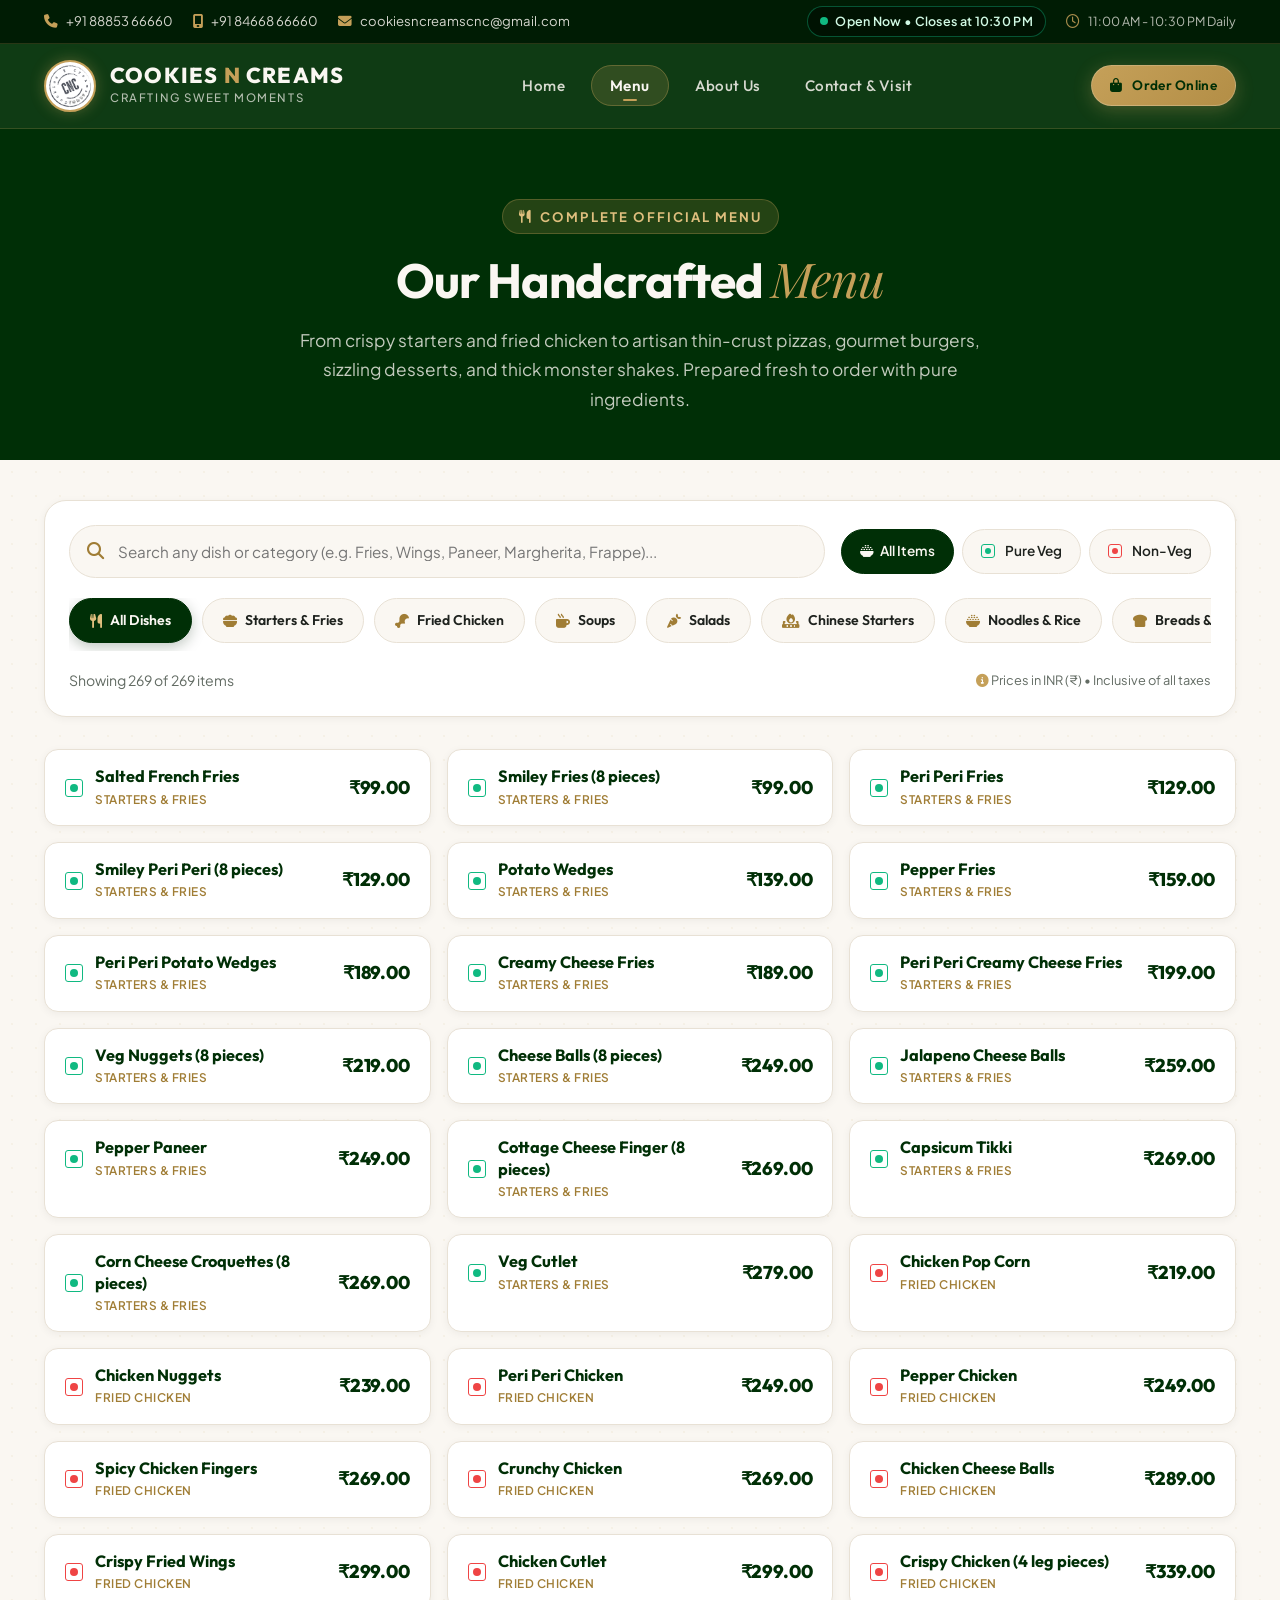
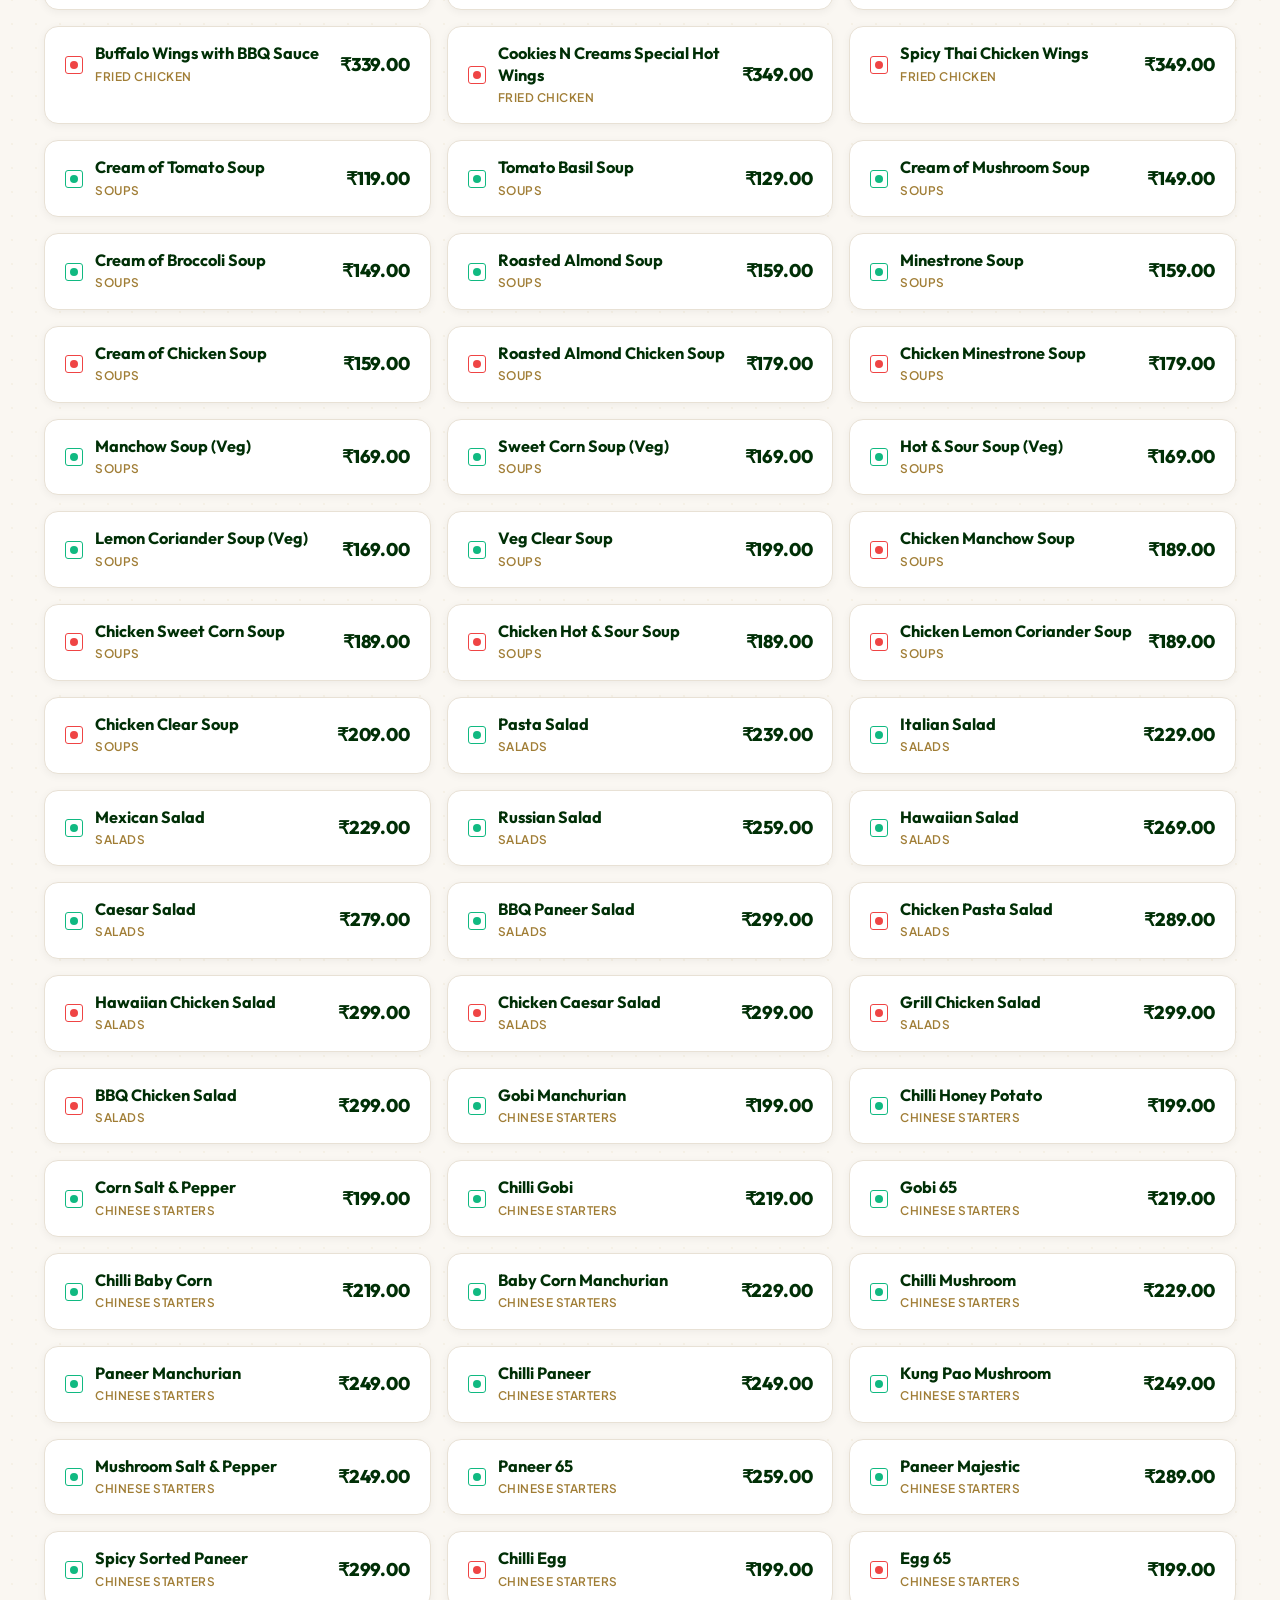
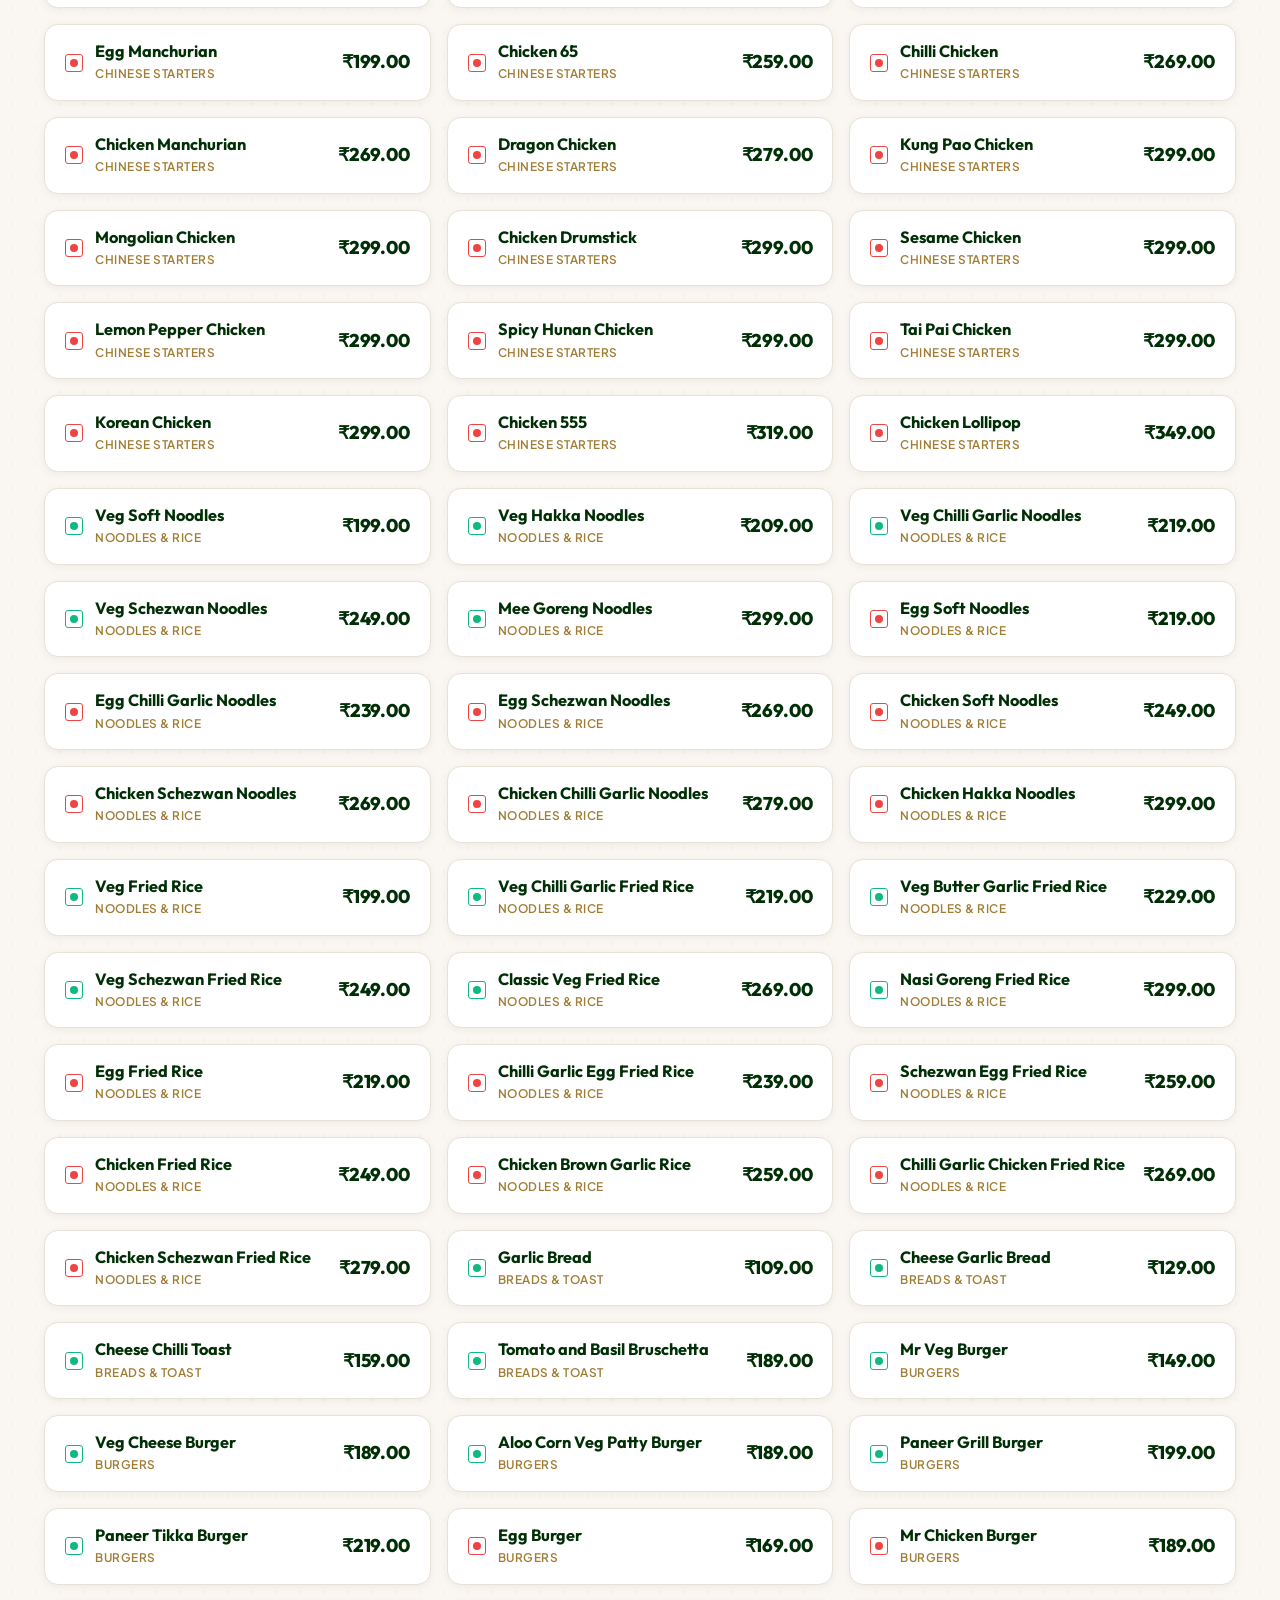
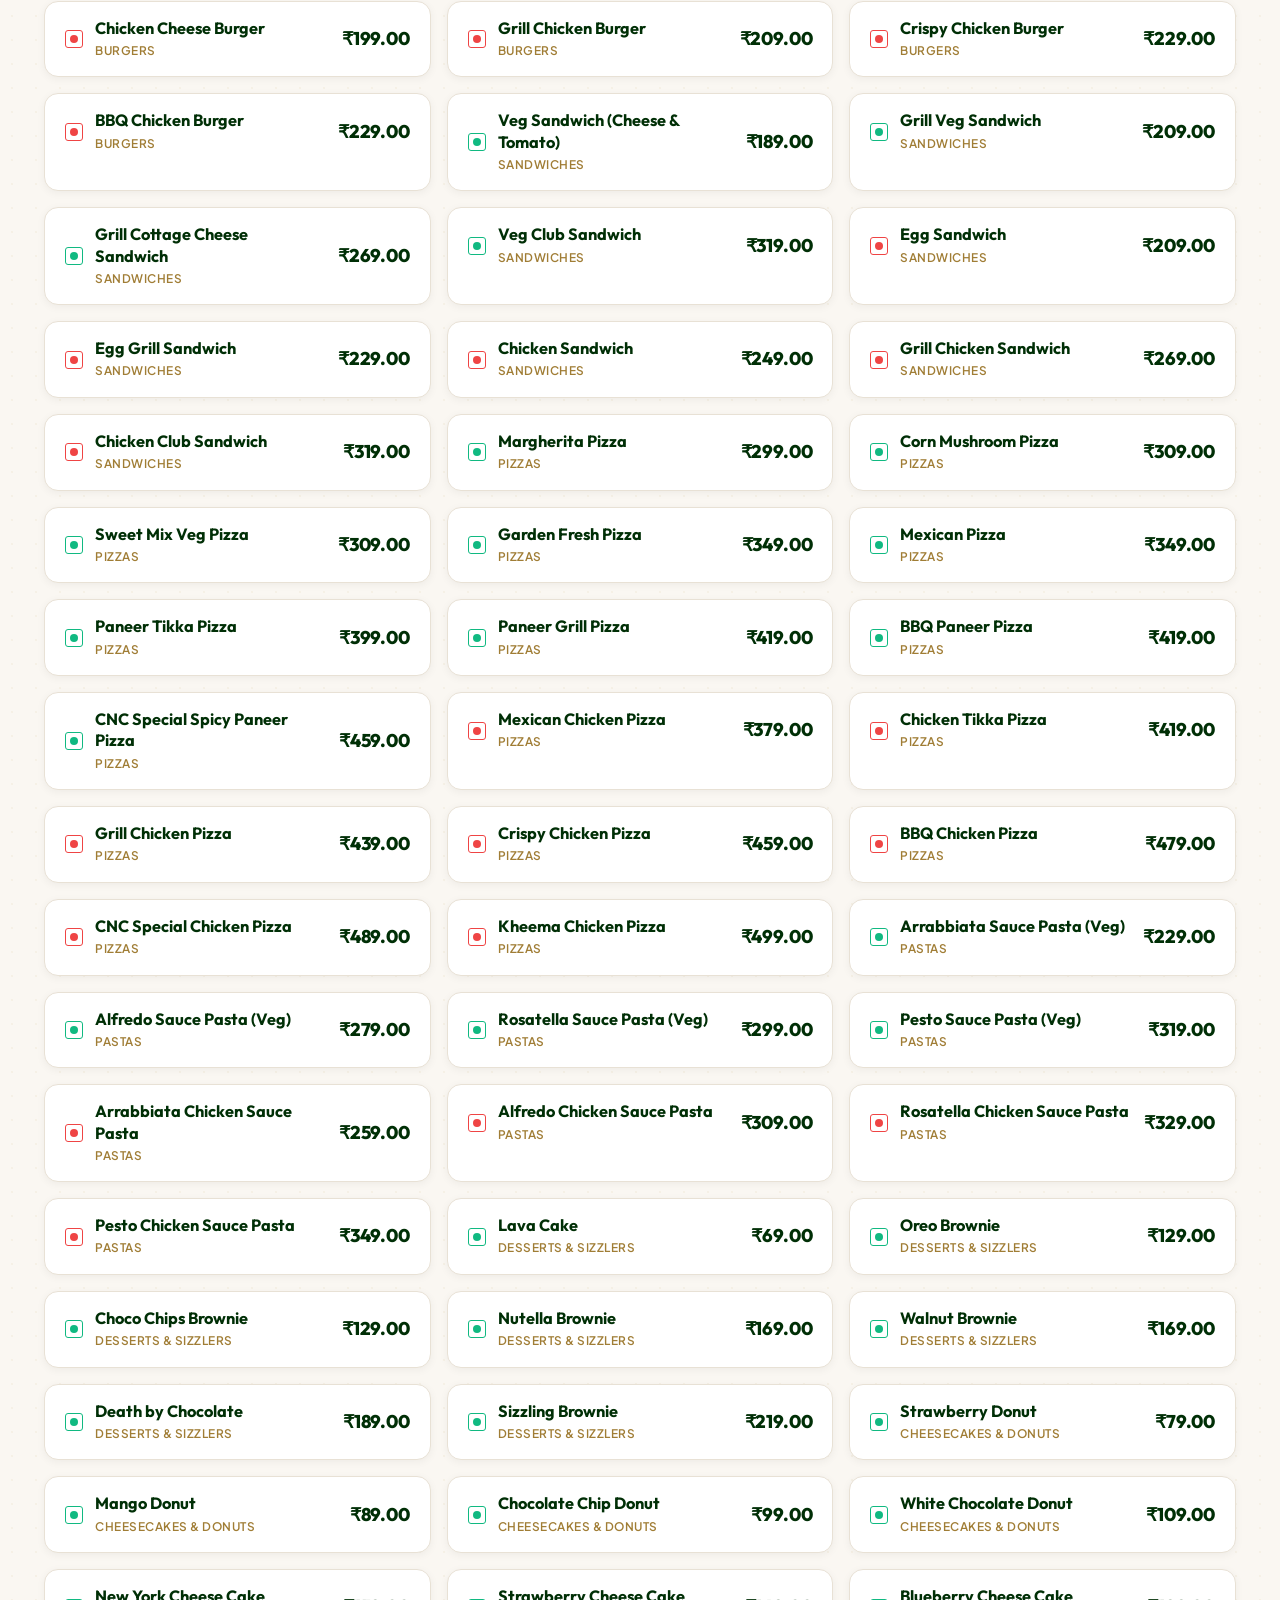
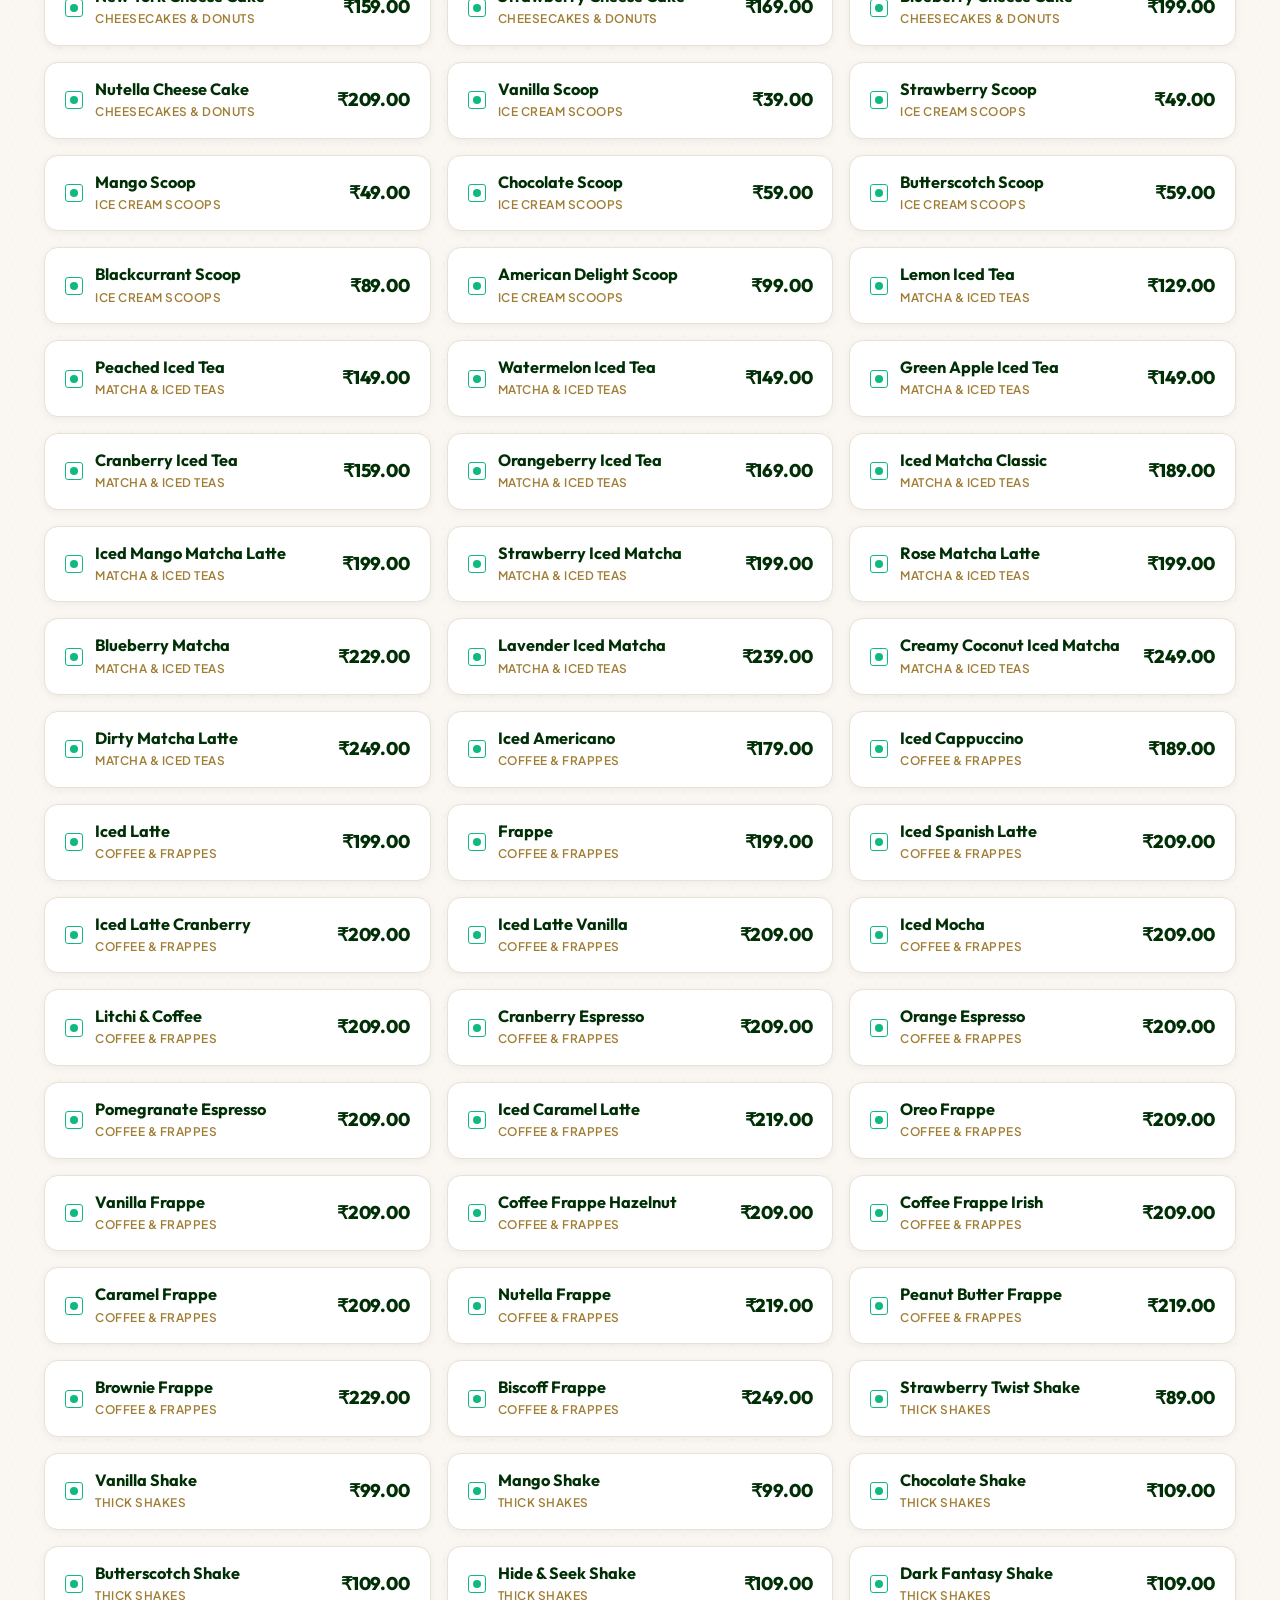
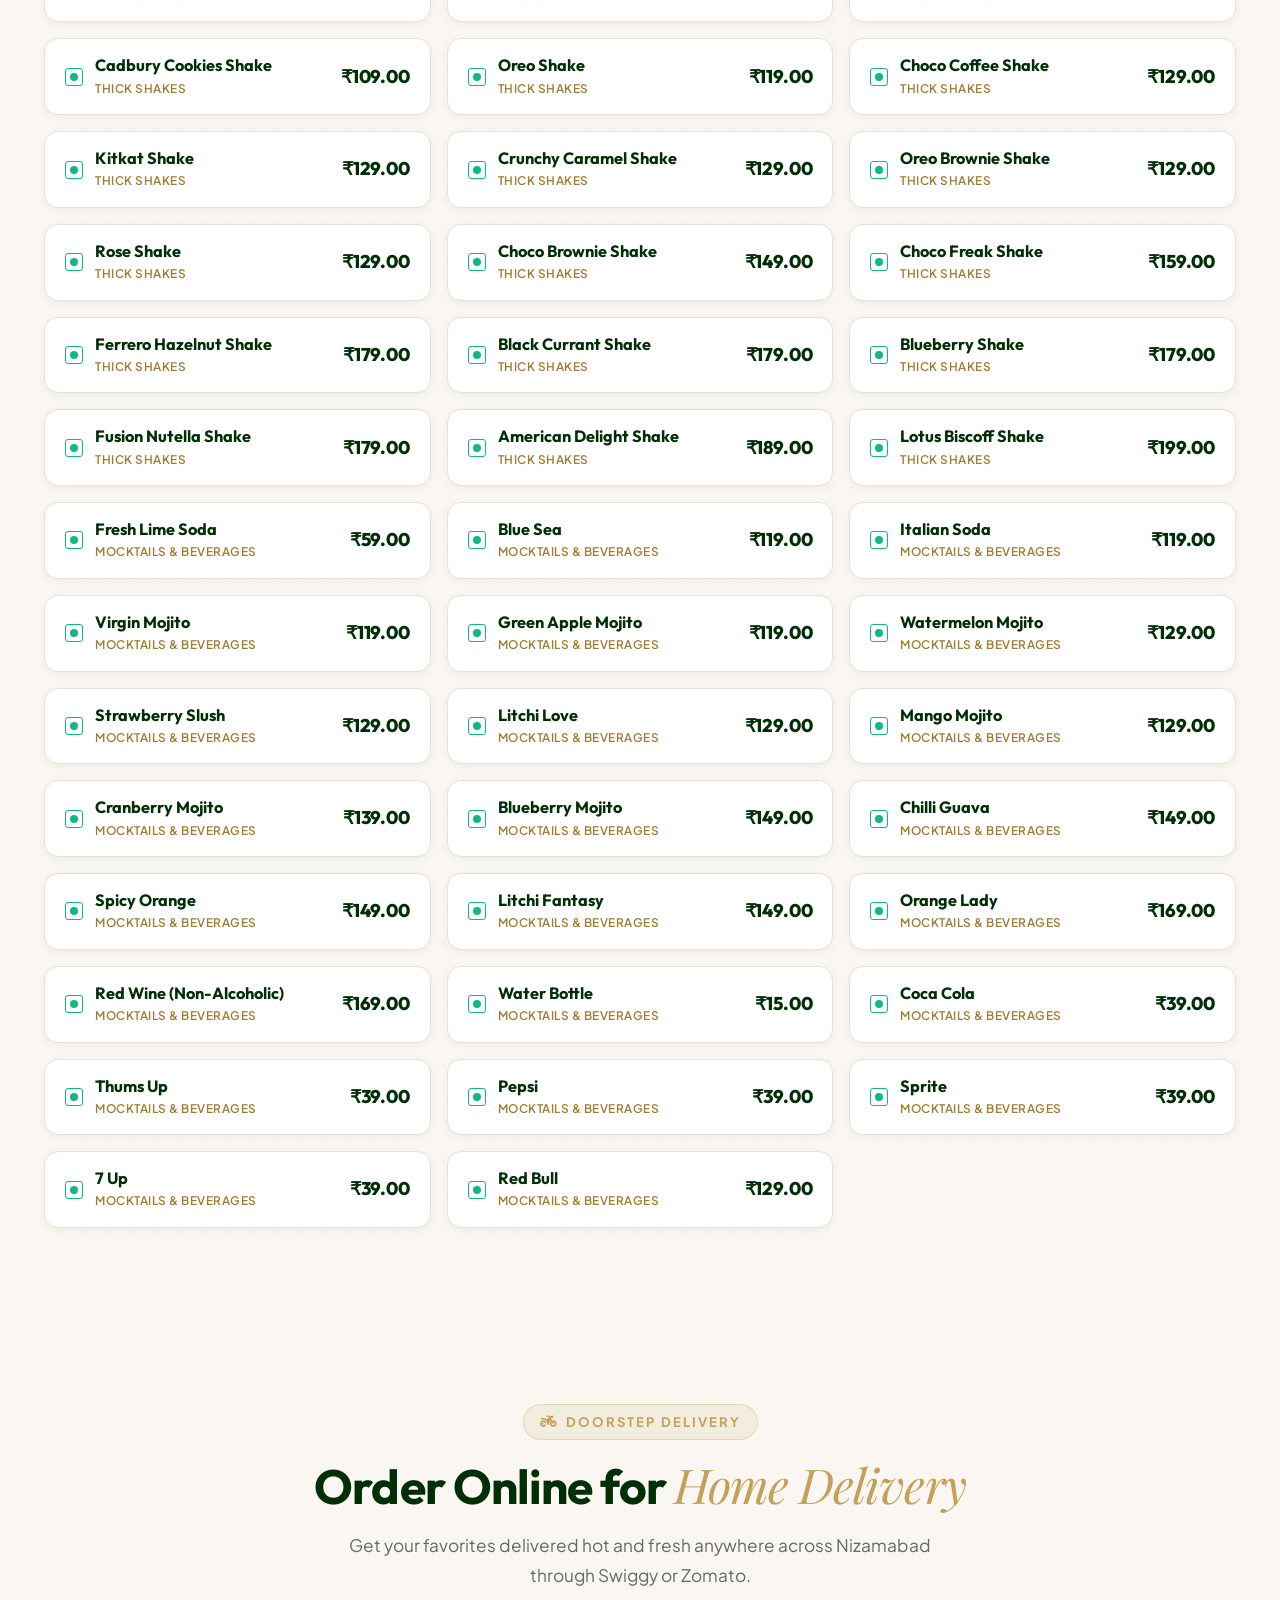
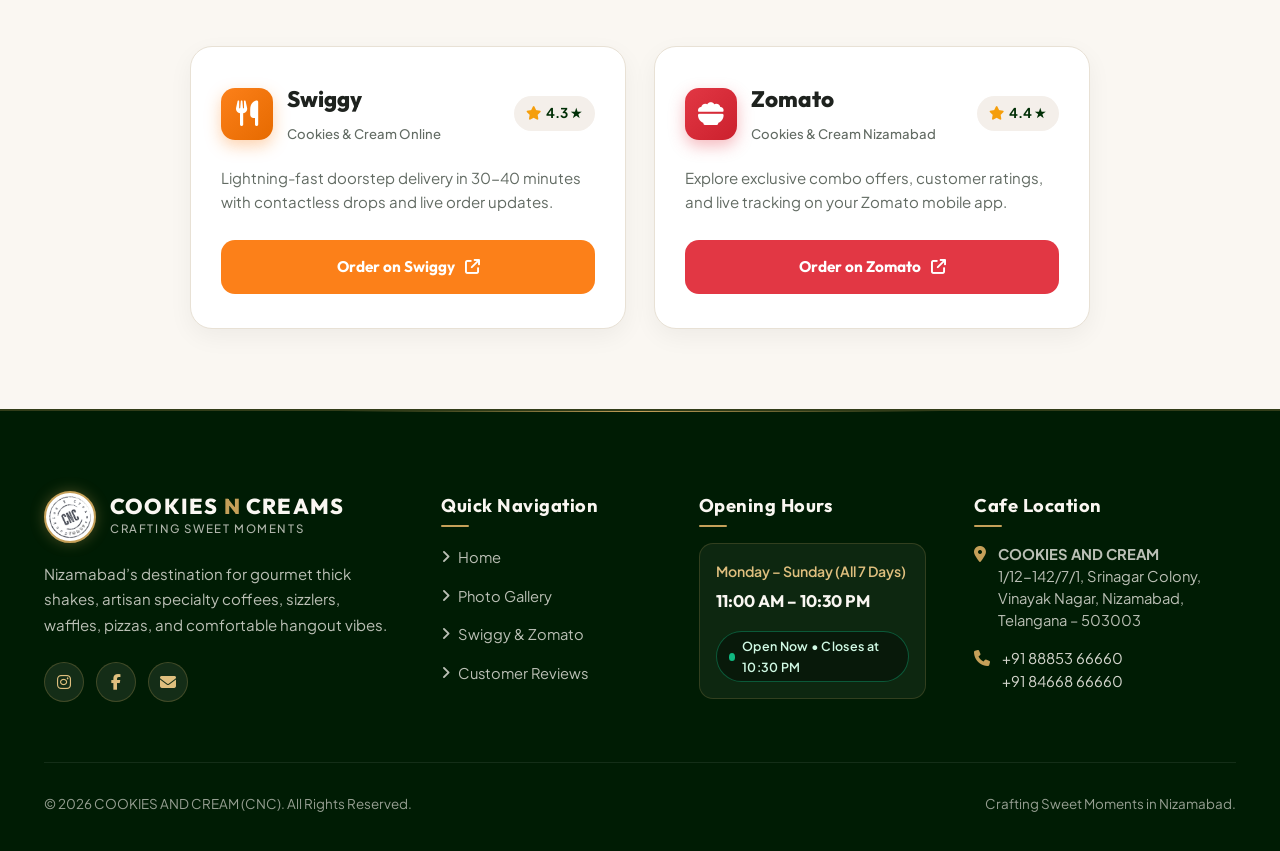
<file: menu.html>
<!DOCTYPE html>
<html lang="en">
<head>
  <meta charset="UTF-8">
  <meta name="viewport" content="width=device-width, initial-scale=1.0">
  <title>Menu | COOKIES AND CREAM (CNC) - Official Complete Menu</title>
  <meta name="description" content="Explore the official menu of Cookies and Cream (CNC) Nizamabad. Complete selection of starters, fried chicken, pizzas, burgers, pastas, thick shakes, desserts, and specialty coffees.">

  <!-- Favicon -->
  <link rel="icon" type="image/png" href="./favicon.png">

  <!-- Google Fonts -->
  <link rel="preconnect" href="https://fonts.googleapis.com">
  <link rel="preconnect" href="https://fonts.gstatic.com" crossorigin>
  <link href="https://fonts.googleapis.com/css2?family=Outfit:wght@400;500;600;700;800&family=Playfair+Display:ital,wght@0,600;0,700;1,400;1,600&family=Plus+Jakarta+Sans:wght@300;400;500;600;700&display=swap" rel="stylesheet">

  <!-- Font Awesome Icons -->
  <link rel="stylesheet" href="https://cdnjs.cloudflare.com/ajax/libs/font-awesome/6.5.1/css/all.min.css">

  <!-- Stylesheets -->
  <link rel="stylesheet" href="./style.css">
  <link rel="stylesheet" href="./components.css">
</head>
<body>

  <!-- Top Bar with Live Open/Closed Status -->
  <div class="topbar">
    <div class="container topbar-inner">
      <div class="topbar-left">
        <a href="tel:+918885366660" class="topbar-item" title="Call cafe line 1"><i class="fa-solid fa-phone"></i> +91 88853 66660</a>
        <a href="tel:+918466866660" class="topbar-item" title="Call cafe line 2"><i class="fa-solid fa-mobile-screen"></i> +91 84668 66660</a>
        <a href="mailto:cookiesncreamscnc@gmail.com" class="topbar-item"><i class="fa-solid fa-envelope"></i> cookiesncreamscnc@gmail.com</a>
      </div>
      <div class="topbar-right">
        <div class="live-status-pill is-open" id="menuLiveStatus">
          <span class="live-status-dot"></span>
          <span>Checking Hours...</span>
        </div>
        <span class="topbar-item" style="font-size: 0.78rem; opacity: 0.85;">
          <i class="fa-regular fa-clock"></i> 11:00 AM - 10:30 PM Daily
        </span>
      </div>
    </div>
  </div>

  <!-- Main Sticky Header -->
  <header class="site-header">
    <div class="container">
      <nav class="navbar">
        <a href="index.html" class="brand-link">
          <div class="brand-emblem-wrap">
            <img src="./logo.png" alt="Cookies and Cream Emblem" class="brand-emblem-img">
          </div>
          <div class="brand-text-block">
            <span class="brand-title">COOKIES <span>N</span> CREAMS</span>
            <span class="brand-tagline">Crafting Sweet Moments</span>
          </div>
        </a>

        <ul class="nav-menu">
          <li><a href="index.html" class="nav-link">Home</a></li>
          <li><a href="menu.html" class="nav-link active">Menu</a></li>
          <li><a href="about.html" class="nav-link">About Us</a></li>
          <li><a href="contact.html" class="nav-link">Contact & Visit</a></li>
        </ul>

        <div class="nav-actions">
          <a href="#delivery-section" class="btn btn-gold btn-sm">
            <i class="fa-solid fa-bag-shopping"></i> Order Online
          </a>
          <button class="mobile-nav-toggle" aria-label="Open mobile menu">
            <i class="fa-solid fa-bars-staggered"></i>
          </button>
        </div>
      </nav>
    </div>
  </header>

  <!-- Mobile Drawer -->
  <div class="mobile-drawer-overlay"></div>
  <aside class="mobile-drawer">
    <div class="drawer-header">
      <div class="brand-text-block">
        <span class="brand-title">COOKIES <span>N</span> CREAMS</span>
        <span class="brand-tagline">Crafting Sweet Moments</span>
      </div>
      <button class="drawer-close" aria-label="Close menu"><i class="fa-solid fa-xmark"></i></button>
    </div>
    <ul class="drawer-nav">
      <li><a href="index.html" class="drawer-link"><i class="fa-solid fa-house"></i> Home</a></li>
      <li><a href="menu.html" class="drawer-link active"><i class="fa-solid fa-utensils"></i> Complete Menu</a></li>
      <li><a href="about.html" class="drawer-link"><i class="fa-solid fa-heart"></i> About Us</a></li>
      <li><a href="contact.html" class="drawer-link"><i class="fa-solid fa-location-dot"></i> Contact & Directions</a></li>
    </ul>
    <div class="drawer-info">
      <div class="drawer-contact-item">
        <i class="fa-solid fa-phone"></i>
        <div>
          <a href="tel:+918885366660">+91 88853 66660</a><br>
          <a href="tel:+918466866660">+91 84668 66660</a>
        </div>
      </div>
    </div>
  </aside>

  <!-- ==========================================================================
       MENU PAGE HERO BANNER
       ========================================================================== -->
  <section class="section section-dark" style="padding: 70px 0 46px; text-align: center;">
    <div class="container">
      <span class="section-tag"><i class="fa-solid fa-utensils"></i> Complete Official Menu</span>
      <h1 class="section-title">Our Handcrafted <span class="serif">Menu</span></h1>
      <p class="section-desc" style="max-width: 720px; margin: 0 auto;">
        From crispy starters and fried chicken to artisan thin-crust pizzas, gourmet burgers, sizzling desserts, and thick monster shakes. Prepared fresh to order with pure ingredients.
      </p>
    </div>
  </section>

  <!-- ==========================================================================
       INTERACTIVE MENU CONTROLS & CARDS SECTION
       ========================================================================== -->
  <section class="section section-pattern" style="padding-top: 40px;" id="menu-browse-section">
    <div class="container">
      <!-- Filter & Search Control Panel -->
      <div class="menu-control-panel">
        <div class="menu-search-row">
          <div class="search-input-wrapper">
            <i class="fa-solid fa-magnifying-glass"></i>
            <input type="text" id="menuSearchInput" class="menu-search-input" placeholder="Search any dish or category (e.g. Fries, Wings, Paneer, Margherita, Frappe)..." aria-label="Search menu">
          </div>

          <!-- Dietary Veg / Non-Veg Filters -->
          <div class="diet-filters">
            <button class="diet-filter-btn active" data-diet="all">
              <i class="fa-solid fa-bowl-rice"></i> All Items
            </button>
            <button class="diet-filter-btn" data-diet="veg">
              <span class="diet-symbol-box veg" style="display: inline-flex; width: 14px; height: 14px; margin-right: 4px;"><span class="diet-symbol-circle" style="width: 6px; height: 6px;"></span></span> Pure Veg
            </button>
            <button class="diet-filter-btn" data-diet="nonveg">
              <span class="diet-symbol-box non-veg" style="display: inline-flex; width: 14px; height: 14px; margin-right: 4px;"><span class="diet-symbol-circle" style="width: 6px; height: 6px;"></span></span> Non-Veg
            </button>
          </div>
        </div>

        <!-- Dynamic Category Pills Bar -->
        <div class="category-pills-bar" id="categoryPillsContainer">
          <!-- Populated by menu.js using MENU_CATEGORIES from menu-data.js -->
        </div>

        <!-- Item Count Indicator & Tax Note -->
        <div style="display: flex; justify-content: space-between; align-items: center; margin-top: 18px; font-size: 0.88rem; color: var(--color-muted); flex-wrap: wrap; gap: 8px;">
          <span id="menuItemCount">Loading dishes...</span>
          <span style="font-size: 0.8rem;"><i class="fa-solid fa-circle-info" style="color: var(--color-gold);"></i> Prices in INR (₹) &bull; Inclusive of all taxes</span>
        </div>
      </div>

      <!-- Menu Items Grid Container (Simple, Clean, Pure Information) -->
      <div class="menu-grid" id="menuGrid">
        <!-- Rendered dynamically by assets/js/menu.js from assets/js/menu-data.js -->
      </div>
    </div>
  </section>

  <!-- ==========================================================================
       DELIVERY REDIRECT CARDS (SWIGGY & ZOMATO ONLY)
       ========================================================================== -->
  <section class="delivery-section" id="delivery-section">
    <div class="container">
      <div class="section-header">
        <span class="section-tag"><i class="fa-solid fa-motorcycle"></i> Doorstep Delivery</span>
        <h2 class="section-title">Order Online for <span class="serif">Home Delivery</span></h2>
        <p class="section-desc">Get your favorites delivered hot and fresh anywhere across Nizamabad through Swiggy or Zomato.</p>
      </div>

      <div class="delivery-grid-two">
        <!-- Swiggy Card -->
        <div class="delivery-card swiggy">
          <div>
            <div class="delivery-card-header">
              <div class="delivery-brand-badge">
                <div class="delivery-icon-box"><i class="fa-solid fa-utensils"></i></div>
                <div class="delivery-brand-names">
                  <h3>Swiggy</h3>
                  <span>Cookies & Cream Online</span>
                </div>
              </div>
              <div class="delivery-rating"><i class="fa-solid fa-star"></i> 4.3 ★</div>
            </div>
            <div class="delivery-body">
              <p>Lightning-fast doorstep delivery in 30-40 minutes with contactless drops and live order updates.</p>
            </div>
          </div>
          <a href="https://www.swiggy.com/city/nizamabad/cookies-n-creams-near-abs-enclave-puhlong-x-road-rest872017" target="_blank" rel="noopener noreferrer" class="delivery-btn">
            <span>Order on Swiggy</span>
            <i class="fa-solid fa-arrow-up-right-from-square"></i>
          </a>
        </div>

        <!-- Zomato Card -->
        <div class="delivery-card zomato">
          <div>
            <div class="delivery-card-header">
              <div class="delivery-brand-badge">
                <div class="delivery-icon-box"><i class="fa-solid fa-bowl-food"></i></div>
                <div class="delivery-brand-names">
                  <h3>Zomato</h3>
                  <span>Cookies & Cream Nizamabad</span>
                </div>
              </div>
              <div class="delivery-rating"><i class="fa-solid fa-star"></i> 4.4 ★</div>
            </div>
            <div class="delivery-body">
              <p>Explore exclusive combo offers, customer ratings, and live tracking on your Zomato mobile app.</p>
            </div>
          </div>
          <a href="https://www.zomato.com/nizamabad/cookies-n-creams-nizamabad-locality/order" target="_blank" rel="noopener noreferrer" class="delivery-btn">
            <span>Order on Zomato</span>
            <i class="fa-solid fa-arrow-up-right-from-square"></i>
          </a>
        </div>
      </div>
    </div>
  </section>

  <!-- ==========================================================================
       FOOTER (SORTED & VERIFIED QUICK NAV)
       ========================================================================== -->
  <footer class="site-footer">
    <div class="container">
      <div class="footer-grid">
        <div class="footer-brand">
          <a href="index.html" class="brand-link">
            <div class="brand-emblem-wrap">
              <img src="./logo.png" alt="Cookies and Cream Emblem" class="brand-emblem-img">
            </div>
            <div class="brand-text-block">
              <span class="brand-title">COOKIES <span>N</span> CREAMS</span>
              <span class="brand-tagline">Crafting Sweet Moments</span>
            </div>
          </a>
          <p class="footer-about">
            Nizamabad’s destination for gourmet thick shakes, artisan specialty coffees, sizzlers, waffles, pizzas, and comfortable hangout vibes.
          </p>
          <div class="footer-socials">
            <a href="https://www.instagram.com/cookiesncreams_cnc/" target="_blank" rel="noopener noreferrer" class="social-icon-btn" aria-label="Instagram"><i class="fa-brands fa-instagram"></i></a>
            <a href="https://facebook.com" target="_blank" rel="noopener noreferrer" class="social-icon-btn" aria-label="Facebook"><i class="fa-brands fa-facebook-f"></i></a>
            <a href="mailto:cookiesncreamscnc@gmail.com" class="social-icon-btn" aria-label="Email"><i class="fa-solid fa-envelope"></i></a>
          </div>
        </div>

       <div>
            <h4 class="footer-col-title">Quick Navigation</h4>
            <ul class="footer-links">
              <li>
                <a href="index.html"
                  ><i class="fa-solid fa-angle-right"></i> Home</a
                >
              </li>
              <li>
                <a href="#gallery-section"
                  ><i class="fa-solid fa-angle-right"></i> Photo Gallery</a
                >
              </li>
              <li>
                <a href="#delivery-section"
                  ><i class="fa-solid fa-angle-right"></i> Swiggy & Zomato</a
                >
              </li>
              <li>
                <a href="#reviews-section"
                  ><i class="fa-solid fa-angle-right"></i> Customer Reviews</a
                >
              </li>
            </ul>
          </div>

        <div>
          <h4 class="footer-col-title">Opening Hours</h4>
          <div class="timing-box">
            <div class="timing-days">Monday – Sunday (All 7 Days)</div>
            <div class="timing-hours">11:00 AM – 10:30 PM</div>
            <div class="live-status-pill is-open" style="margin-top: 6px;">
              <span class="live-status-dot"></span>
              <span>Open Now</span>
            </div>
          </div>
        </div>

        <div>
          <h4 class="footer-col-title">Cafe Location</h4>
          <div class="footer-contact-list">
            <div class="footer-contact-item">
              <i class="fa-solid fa-location-dot"></i>
              <div>
                <strong>COOKIES AND CREAM</strong><br>
                1/12-142/7/1, Srinagar Colony,<br>
                Vinayak Nagar, Nizamabad, Telangana – 503003
              </div>
            </div>
            <div class="footer-contact-item">
              <i class="fa-solid fa-phone"></i>
              <div>
                <a href="tel:+918885366660">+91 88853 66660</a><br>
                <a href="tel:+918466866660">+91 84668 66660</a>
              </div>
            </div>
          </div>
        </div>
      </div>

      <div class="footer-bottom">
        <div>&copy; 2026 COOKIES AND CREAM (CNC). All Rights Reserved.</div>
        <div>Crafting Sweet Moments in Nizamabad.</div>
      </div>
    </div>
  </footer>

  <!-- Floating Mobile Bar -->
  <div class="floating-action-bar">
    <div class="floating-action-inner">
      <a href="tel:+918885366660" class="floating-btn primary-call">
        <i class="fa-solid fa-phone-volume"></i>
        <span>Call</span>
      </a>
      <a href="#menu-browse-section" class="floating-btn">
        <i class="fa-solid fa-utensils"></i>
        <span>Dishes</span>
      </a>
      <a href="index.html#gallery-section" class="floating-btn">
        <i class="fa-solid fa-camera"></i>
        <span>Gallery</span>
      </a>
      <a href="contact.html#map-location" class="floating-btn">
        <i class="fa-solid fa-location-dot"></i>
        <span>Location</span>
      </a>
    </div>
  </div>

  <button class="back-to-top" aria-label="Scroll to top"><i class="fa-solid fa-arrow-up"></i></button>

  <!-- Scripts -->
  <script src="./main.js"></script>
  <script src="./menu-data.js"></script>
  <script src="./menu.js"></script>
</body>
</html>
</file>
<file: style.css>
/* ==========================================================================
   COOKIES AND CREAM (CNC) - CORE DESIGN SYSTEM & STYLESHEET
   Brand Theme: Deep Dark Green (#002F06), Cream (#FAF7F2), Warm Gold (#C5A059)
   ========================================================================== */

:root {
  /* Primary & Accent Color Palette */
  --color-primary: #002F06;
  --color-primary-dark: #001c04;
  --color-primary-light: #084a10;
  --color-primary-surface: #0a3d11;
  --color-primary-rgb: 0, 47, 6;

  --color-gold: #C5A059;
  --color-gold-light: #dfbf7e;
  --color-gold-dark: #a07d35;
  --color-gold-rgb: 197, 160, 89;

  --color-cream: #FAF7F2;
  --color-cream-soft: #F4EFEA;
  --color-cream-card: #FFFFFF;
  --color-cream-border: #E8E1D5;

  --color-charcoal: #1E221E;
  --color-charcoal-light: #2D332D;
  --color-muted: #626B63;
  --color-muted-light: #8E968F;

  /* Status Indicators */
  --color-open-green: #10B981;
  --color-closed-red: #EF4444;

  /* Delivery Partner Colors */
  --color-swiggy: #FC8019;
  --color-zomato: #E23744;

  /* Typography */
  --font-body: 'Plus Jakarta Sans', -apple-system, BlinkMacSystemFont, 'Segoe UI', Roboto, sans-serif;
  --font-heading: 'Outfit', sans-serif;
  --font-serif: 'Playfair Display', Georgia, serif;

  /* Shadows & Glassmorphism */
  --shadow-sm: 0 2px 8px rgba(0, 0, 0, 0.05);
  --shadow-md: 0 8px 24px rgba(0, 0, 0, 0.08);
  --shadow-lg: 0 16px 40px rgba(0, 0, 0, 0.12);
  --shadow-gold: 0 8px 30px rgba(197, 160, 89, 0.22);
  --shadow-dark: 0 12px 36px rgba(0, 47, 6, 0.25);

  --glass-bg: rgba(255, 255, 255, 0.08);
  --glass-border: rgba(197, 160, 89, 0.22);
  --glass-blur: blur(12px);

  /* Radius & Transitions */
  --radius-sm: 8px;
  --radius-md: 14px;
  --radius-lg: 22px;
  --radius-xl: 32px;
  --radius-full: 9999px;

  --transition-fast: 0.2s cubic-bezier(0.25, 0.46, 0.45, 0.94);
  --transition-normal: 0.35s cubic-bezier(0.16, 1, 0.3, 1);
  --transition-bounce: 0.5s cubic-bezier(0.34, 1.56, 0.64, 1);

  --container-max: 1240px;
  --nav-height: 84px;
  --topbar-height: 40px;
}

/* Base Reset */
*, *::before, *::after {
  box-sizing: border-box;
  margin: 0;
  padding: 0;
}

html {
  font-size: 16px;
  scroll-behavior: smooth;
  -webkit-text-size-adjust: 100%;
}

body {
  font-family: var(--font-body);
  background-color: var(--color-cream);
  color: var(--color-charcoal);
  line-height: 1.65;
  overflow-x: hidden;
  -webkit-font-smoothing: antialiased;
  -moz-osx-font-smoothing: grayscale;
}

img, picture, svg, video {
  display: block;
  max-width: 100%;
}

a {
  color: inherit;
  text-decoration: none;
  transition: var(--transition-fast);
}

button, input, select, textarea {
  font: inherit;
}

button {
  cursor: pointer;
  border: none;
  background: none;
}

ul, ol {
  list-style: none;
}

/* Accessibility Focus */
:focus-visible {
  outline: 2px solid var(--color-gold);
  outline-offset: 3px;
}

/* ==========================================================================
   LAYOUT CONTAINERS & UTILITIES
   ========================================================================== */

.container {
  width: 100%;
  max-width: var(--container-max);
  margin-left: auto;
  margin-right: auto;
  padding-left: 24px;
  padding-right: 24px;
}

.container-narrow {
  max-width: 960px;
}

.section {
  padding-top: 96px;
  padding-bottom: 96px;
  position: relative;
}

.section-dark {
  background-color: var(--color-primary);
  color: var(--color-cream);
}

.section-cream {
  background-color: var(--color-cream-soft);
}

.section-pattern {
  background-image: radial-gradient(rgba(197, 160, 89, 0.08) 1px, transparent 1px);
  background-size: 24px 24px;
}

/* Section Header Component */
.section-header {
  text-align: center;
  margin-bottom: 56px;
  position: relative;
}

.section-tag {
  display: inline-flex;
  align-items: center;
  gap: 8px;
  font-size: 0.82rem;
  font-weight: 700;
  text-transform: uppercase;
  letter-spacing: 2px;
  color: var(--color-gold);
  background: rgba(197, 160, 89, 0.12);
  padding: 6px 16px;
  border-radius: var(--radius-full);
  margin-bottom: 16px;
  border: 1px solid rgba(197, 160, 89, 0.3);
}

.section-dark .section-tag {
  background: rgba(197, 160, 89, 0.18);
  color: var(--color-gold-light);
}

.section-title {
  font-family: var(--font-heading);
  font-size: clamp(2rem, 3.8vw, 3rem);
  font-weight: 700;
  line-height: 1.2;
  letter-spacing: -0.02em;
  color: var(--color-primary);
  margin-bottom: 16px;
}

.section-dark .section-title {
  color: var(--color-cream);
}

.section-title .serif {
  font-family: var(--font-serif);
  font-weight: 400;
  font-style: italic;
  color: var(--color-gold);
}

.section-desc {
  font-size: 1.08rem;
  color: var(--color-muted);
  max-width: 640px;
  margin-left: auto;
  margin-right: auto;
  line-height: 1.7;
}

.section-dark .section-desc {
  color: rgba(250, 247, 242, 0.78);
}

/* ==========================================================================
   TOP BAR & LIVE STATUS INDICATOR
   ========================================================================== */

.topbar {
  background-color: var(--color-primary-dark);
  color: var(--color-cream);
  font-size: 0.82rem;
  border-bottom: 1px solid rgba(197, 160, 89, 0.2);
  position: relative;
  z-index: 101;
}

.topbar-inner {
  display: flex;
  align-items: center;
  justify-content: space-between;
  min-height: var(--topbar-height);
  padding-top: 6px;
  padding-bottom: 6px;
  gap: 16px;
}

.topbar-left, .topbar-right {
  display: flex;
  align-items: center;
  gap: 20px;
}

.topbar-item {
  display: inline-flex;
  align-items: center;
  gap: 8px;
  color: rgba(250, 247, 242, 0.85);
  transition: var(--transition-fast);
}

.topbar-item:hover {
  color: var(--color-gold-light);
}

.topbar-item i {
  color: var(--color-gold);
  font-size: 0.85rem;
}

/* Dynamic Live Status Badge */
.live-status-pill {
  display: inline-flex;
  align-items: center;
  gap: 7px;
  background: rgba(0, 0, 0, 0.35);
  padding: 4px 12px;
  border-radius: var(--radius-full);
  font-weight: 600;
  font-size: 0.78rem;
  border: 1px solid rgba(255, 255, 255, 0.15);
  letter-spacing: 0.3px;
  transition: var(--transition-fast);
}

.live-status-dot {
  width: 8px;
  height: 8px;
  border-radius: 50%;
  display: inline-block;
  position: relative;
}

.live-status-pill.is-open {
  border-color: rgba(16, 185, 129, 0.4);
  color: #D1FAE5;
}

.live-status-pill.is-open .live-status-dot {
  background-color: var(--color-open-green);
  box-shadow: 0 0 0 0 rgba(16, 185, 129, 0.7);
  animation: pulse-green 2s infinite;
}

.live-status-pill.is-closed {
  border-color: rgba(239, 68, 68, 0.35);
  color: #FEE2E2;
}

.live-status-pill.is-closed .live-status-dot {
  background-color: var(--color-closed-red);
}

@keyframes pulse-green {
  0% {
    box-shadow: 0 0 0 0 rgba(16, 185, 129, 0.7);
  }
  70% {
    box-shadow: 0 0 0 8px rgba(16, 185, 129, 0);
  }
  100% {
    box-shadow: 0 0 0 0 rgba(16, 185, 129, 0);
  }
}

/* ==========================================================================
   HEADER & NAVIGATION
   ========================================================================== */

.site-header {
  position: sticky;
  top: 0;
  left: 0;
  right: 0;
  z-index: 100;
  background-color: rgba(0, 47, 6, 0.94);
  backdrop-filter: blur(14px);
  -webkit-backdrop-filter: blur(14px);
  border-bottom: 1px solid rgba(197, 160, 89, 0.22);
  transition: all 0.3s ease;
}

.site-header.scrolled {
  background-color: rgba(0, 47, 6, 0.98);
  box-shadow: 0 10px 30px rgba(0, 0, 0, 0.25);
}

.navbar {
  display: flex;
  align-items: center;
  justify-content: space-between;
  height: var(--nav-height);
}

/* Brand Logo */
.brand-link {
  display: flex;
  align-items: center;
  gap: 14px;
  text-decoration: none;
}

.brand-emblem-wrap {
  width: 52px;
  height: 52px;
  border-radius: 50%;
  background: #FFFFFF;
  padding: 2px;
  display: flex;
  align-items: center;
  justify-content: center;
  box-shadow: 0 0 14px rgba(197, 160, 89, 0.35);
  border: 2px solid var(--color-gold);
  flex-shrink: 0;
  transition: transform var(--transition-normal);
}

.brand-link:hover .brand-emblem-wrap {
  transform: rotate(6deg) scale(1.05);
}

.brand-emblem-img {
  width: 100%;
  height: 100%;
  object-fit: contain;
  border-radius: 50%;
}

.brand-text-block {
  display: flex;
  flex-direction: column;
}

.brand-title {
  font-family: var(--font-heading);
  font-size: 1.35rem;
  font-weight: 800;
  letter-spacing: 1.2px;
  color: var(--color-cream);
  line-height: 1.1;
  text-transform: uppercase;
}

.brand-title span {
  color: var(--color-gold);
}

.brand-tagline {
  font-size: 0.72rem;
  letter-spacing: 1.6px;
  text-transform: uppercase;
  color: rgba(250, 247, 242, 0.7);
  font-weight: 500;
}

/* Nav Menu */
.nav-menu {
  display: flex;
  align-items: center;
  gap: 8px;
}

.nav-link {
  position: relative;
  font-family: var(--font-heading);
  font-size: 0.95rem;
  font-weight: 500;
  color: rgba(250, 247, 242, 0.85);
  padding: 10px 18px;
  border-radius: var(--radius-full);
  transition: var(--transition-fast);
  letter-spacing: 0.4px;
}

.nav-link:hover {
  color: var(--color-gold-light);
  background: rgba(255, 255, 255, 0.06);
}

.nav-link.active {
  color: var(--color-cream);
  background: rgba(197, 160, 89, 0.18);
  border: 1px solid rgba(197, 160, 89, 0.35);
  font-weight: 600;
}

.nav-link.active::after {
  content: '';
  position: absolute;
  bottom: 4px;
  left: 50%;
  transform: translateX(-50%);
  width: 14px;
  height: 2px;
  background-color: var(--color-gold);
  border-radius: 2px;
}

/* Nav Actions */
.nav-actions {
  display: flex;
  align-items: center;
  gap: 14px;
}

/* Buttons */
.btn {
  display: inline-flex;
  align-items: center;
  justify-content: center;
  gap: 10px;
  padding: 13px 26px;
  border-radius: var(--radius-full);
  font-family: var(--font-heading);
  font-size: 0.94rem;
  font-weight: 600;
  letter-spacing: 0.3px;
  text-decoration: none;
  transition: all var(--transition-normal);
  white-space: nowrap;
}

.btn-gold {
  background: linear-gradient(135deg, #C5A059 0%, #B38E46 100%);
  color: #002F06;
  box-shadow: 0 4px 18px rgba(197, 160, 89, 0.3);
  border: 1px solid rgba(255, 255, 255, 0.2);
}

.btn-gold:hover {
  background: linear-gradient(135deg, #dfbf7e 0%, #C5A059 100%);
  transform: translateY(-2px);
  box-shadow: 0 8px 24px rgba(197, 160, 89, 0.45);
  color: #001a03;
}

.btn-outline-gold {
  background: transparent;
  color: var(--color-gold-light);
  border: 1.5px solid var(--color-gold);
}

.btn-outline-gold:hover {
  background: rgba(197, 160, 89, 0.15);
  color: var(--color-cream);
  border-color: var(--color-gold-light);
  transform: translateY(-2px);
}

.btn-primary {
  background-color: var(--color-primary);
  color: var(--color-cream);
  box-shadow: var(--shadow-dark);
}

.btn-primary:hover {
  background-color: var(--color-primary-light);
  transform: translateY(-2px);
  color: #FFFFFF;
}

.btn-outline-dark {
  border: 1.5px solid var(--color-primary);
  color: var(--color-primary);
  background: transparent;
}

.btn-outline-dark:hover {
  background-color: var(--color-primary);
  color: var(--color-cream);
  transform: translateY(-2px);
}

.btn-sm {
  padding: 8px 18px;
  font-size: 0.85rem;
}

.btn-lg {
  padding: 16px 34px;
  font-size: 1.05rem;
}

/* Mobile Toggle Hamburger */
.mobile-nav-toggle {
  display: none;
  width: 44px;
  height: 44px;
  background: rgba(255, 255, 255, 0.08);
  border: 1px solid rgba(197, 160, 89, 0.3);
  border-radius: var(--radius-sm);
  color: var(--color-cream);
  font-size: 1.25rem;
  align-items: center;
  justify-content: center;
  transition: var(--transition-fast);
}

.mobile-nav-toggle:hover {
  background: rgba(197, 160, 89, 0.2);
  color: var(--color-gold);
}

/* Mobile Drawer */
.mobile-drawer {
  position: fixed;
  top: 0;
  right: -100%;
  width: 85%;
  max-width: 380px;
  height: 100vh;
  background-color: var(--color-primary-dark);
  color: var(--color-cream);
  z-index: 1000;
  box-shadow: -10px 0 30px rgba(0, 0, 0, 0.5);
  padding: 30px 24px;
  display: flex;
  flex-direction: column;
  transition: right 0.4s cubic-bezier(0.16, 1, 0.3, 1);
  overflow-y: auto;
  border-left: 1px solid rgba(197, 160, 89, 0.25);
}

.mobile-drawer.open {
  right: 0;
}

.mobile-drawer-overlay {
  position: fixed;
  inset: 0;
  background: rgba(0, 0, 0, 0.7);
  backdrop-filter: blur(4px);
  z-index: 999;
  opacity: 0;
  pointer-events: none;
  transition: opacity 0.3s ease;
}

.mobile-drawer-overlay.active {
  opacity: 1;
  pointer-events: auto;
}

.drawer-header {
  display: flex;
  align-items: center;
  justify-content: space-between;
  padding-bottom: 20px;
  border-bottom: 1px solid rgba(197, 160, 89, 0.2);
  margin-bottom: 24px;
}

.drawer-close {
  width: 38px;
  height: 38px;
  border-radius: 50%;
  background: rgba(255, 255, 255, 0.08);
  color: var(--color-cream);
  display: flex;
  align-items: center;
  justify-content: center;
  font-size: 1.1rem;
}

.drawer-nav {
  display: flex;
  flex-direction: column;
  gap: 12px;
  margin-bottom: 30px;
}

.drawer-link {
  display: flex;
  align-items: center;
  gap: 14px;
  padding: 12px 16px;
  border-radius: var(--radius-md);
  font-family: var(--font-heading);
  font-size: 1.05rem;
  font-weight: 600;
  color: rgba(250, 247, 242, 0.85);
  transition: var(--transition-fast);
}

.drawer-link i {
  color: var(--color-gold);
  width: 22px;
}

.drawer-link:hover, .drawer-link.active {
  background: rgba(197, 160, 89, 0.16);
  color: var(--color-gold-light);
}

.drawer-info {
  margin-top: auto;
  padding-top: 24px;
  border-top: 1px solid rgba(197, 160, 89, 0.2);
  display: flex;
  flex-direction: column;
  gap: 14px;
  font-size: 0.88rem;
}

.drawer-contact-item {
  display: flex;
  align-items: flex-start;
  gap: 10px;
  color: rgba(250, 247, 242, 0.75);
}

.drawer-contact-item i {
  color: var(--color-gold);
  margin-top: 3px;
}

/* ==========================================================================
   FOOTER COMPONENT
   ========================================================================== */

.site-footer {
  background-color: var(--color-primary-dark);
  color: var(--color-cream);
  padding-top: 80px;
  padding-bottom: 36px;
  border-top: 2px solid rgba(197, 160, 89, 0.25);
  position: relative;
  overflow: hidden;
}

.site-footer::before {
  content: '';
  position: absolute;
  top: 0;
  left: 50%;
  transform: translateX(-50%);
  width: 600px;
  height: 1px;
  background: linear-gradient(90deg, transparent, var(--color-gold), transparent);
}

.footer-grid {
  display: grid;
  grid-template-columns: 2fr 1.2fr 1.3fr 1.5fr;
  gap: 48px;
  margin-bottom: 60px;
}

.footer-brand .brand-link {
  margin-bottom: 18px;
}

.footer-about {
  color: rgba(250, 247, 242, 0.75);
  font-size: 0.94rem;
  line-height: 1.7;
  margin-bottom: 24px;
}

.footer-socials {
  display: flex;
  gap: 12px;
}

.social-icon-btn {
  width: 40px;
  height: 40px;
  border-radius: 50%;
  background: rgba(255, 255, 255, 0.08);
  border: 1px solid rgba(197, 160, 89, 0.25);
  color: var(--color-gold-light);
  display: flex;
  align-items: center;
  justify-content: center;
  font-size: 1rem;
  transition: all var(--transition-fast);
}

.social-icon-btn:hover {
  background: var(--color-gold);
  color: #002F06;
  transform: translateY(-3px);
  box-shadow: 0 6px 16px rgba(197, 160, 89, 0.35);
}

.footer-col-title {
  font-family: var(--font-heading);
  font-size: 1.15rem;
  font-weight: 700;
  color: var(--color-cream);
  margin-bottom: 22px;
  position: relative;
  letter-spacing: 0.5px;
}

.footer-col-title::after {
  content: '';
  position: absolute;
  bottom: -6px;
  left: 0;
  width: 28px;
  height: 2px;
  background-color: var(--color-gold);
  border-radius: 2px;
}

.footer-links {
  display: flex;
  flex-direction: column;
  gap: 12px;
}

.footer-links a {
  color: rgba(250, 247, 242, 0.75);
  font-size: 0.92rem;
  transition: var(--transition-fast);
  display: inline-flex;
  align-items: center;
  gap: 8px;
}

.footer-links a:hover {
  color: var(--color-gold-light);
  transform: translateX(4px);
}

.footer-contact-list {
  display: flex;
  flex-direction: column;
  gap: 16px;
}

.footer-contact-item {
  display: flex;
  gap: 12px;
  font-size: 0.92rem;
  color: rgba(250, 247, 242, 0.75);
  line-height: 1.5;
}

.footer-contact-item i {
  color: var(--color-gold);
  font-size: 1rem;
  margin-top: 3px;
  flex-shrink: 0;
}

.footer-contact-item a {
  color: rgba(250, 247, 242, 0.85);
}

.footer-contact-item a:hover {
  color: var(--color-gold-light);
}

.timing-box {
  background: rgba(255, 255, 255, 0.05);
  border: 1px solid rgba(197, 160, 89, 0.2);
  border-radius: var(--radius-md);
  padding: 16px;
}

.timing-days {
  font-weight: 600;
  color: var(--color-gold-light);
  font-size: 0.88rem;
  margin-bottom: 4px;
}

.timing-hours {
  font-size: 1.05rem;
  font-weight: 700;
  color: var(--color-cream);
  font-family: var(--font-heading);
  margin-bottom: 10px;
}

.footer-bottom {
  padding-top: 30px;
  border-top: 1px solid rgba(255, 255, 255, 0.08);
  display: flex;
  align-items: center;
  justify-content: space-between;
  flex-wrap: wrap;
  gap: 16px;
  font-size: 0.84rem;
  color: rgba(250, 247, 242, 0.6);
}

.footer-bottom a {
  color: var(--color-gold-light);
}

/* ==========================================================================
   FLOATING MOBILE ACTION BAR & BACK TO TOP
   ========================================================================== */

.floating-action-bar {
  display: none;
  position: fixed;
  bottom: 16px;
  left: 16px;
  right: 16px;
  background: rgba(0, 35, 4, 0.94);
  backdrop-filter: blur(16px);
  border: 1px solid rgba(197, 160, 89, 0.35);
  border-radius: var(--radius-full);
  padding: 8px 12px;
  z-index: 99;
  box-shadow: 0 10px 30px rgba(0, 0, 0, 0.4);
}

.floating-action-inner {
  display: flex;
  align-items: center;
  justify-content: space-around;
  gap: 8px;
}

.floating-btn {
  display: flex;
  flex-direction: column;
  align-items: center;
  gap: 4px;
  color: var(--color-cream);
  font-size: 0.72rem;
  font-weight: 600;
  text-decoration: none;
  padding: 6px 12px;
  border-radius: var(--radius-sm);
  transition: var(--transition-fast);
}

.floating-btn i {
  font-size: 1.1rem;
  color: var(--color-gold);
}

.floating-btn.primary-call {
  background: var(--color-gold);
  color: #002F06;
  border-radius: var(--radius-full);
  padding: 8px 16px;
}

.floating-btn.primary-call i {
  color: #002F06;
}

.back-to-top {
  position: fixed;
  bottom: 30px;
  right: 30px;
  width: 46px;
  height: 46px;
  border-radius: 50%;
  background: var(--color-primary);
  border: 1.5px solid var(--color-gold);
  color: var(--color-gold);
  display: flex;
  align-items: center;
  justify-content: center;
  font-size: 1.1rem;
  z-index: 90;
  cursor: pointer;
  box-shadow: var(--shadow-md);
  opacity: 0;
  visibility: hidden;
  transform: translateY(12px);
  transition: all var(--transition-normal);
}

.back-to-top.visible {
  opacity: 1;
  visibility: visible;
  transform: translateY(0);
}

.back-to-top:hover {
  background: var(--color-gold);
  color: var(--color-primary);
  transform: translateY(-4px);
}

/* ==========================================================================
   RESPONSIVE DESIGN BREAKPOINTS
   ========================================================================== */

@media (max-width: 1024px) {
  .footer-grid {
    grid-template-columns: repeat(2, 1fr);
    gap: 40px;
  }
}

@media (max-width: 868px) {
  .topbar-left {
    display: none;
  }
  
  .topbar-inner {
    justify-content: center;
  }

  .nav-menu, .nav-actions .btn {
    display: none;
  }

  .mobile-nav-toggle {
    display: flex;
  }

  .floating-action-bar {
    display: block;
  }

  body {
    padding-bottom: 74px; /* Space for mobile floating bar */
  }

  .back-to-top {
    bottom: 86px;
    right: 20px;
  }
}

@media (max-width: 640px) {
  .footer-grid {
    grid-template-columns: 1fr;
    gap: 36px;
  }

  .footer-bottom {
    flex-direction: column;
    text-align: center;
  }

  .section {
    padding-top: 64px;
    padding-bottom: 64px;
  }
}

/* ==========================================================
   MOBILE LAYOUT HARDENING — HOME + CONTACT
   Added after existing rules so these overrides take precedence.
   ========================================================== */
@media (max-width: 868px) {
  html, body { width: 100%; max-width: 100%; overflow-x: clip; }
  .container { width: 100%; max-width: 100%; }
  .navbar { min-width: 0; }
  .brand-link { min-width: 0; gap: 9px; }
  .brand-text-block { min-width: 0; }
  .brand-title { font-size: clamp(1rem, 4.6vw, 1.25rem); letter-spacing: .5px; }
  .brand-tagline { font-size: clamp(.55rem, 2.5vw, .68rem); letter-spacing: .8px; }
  .brand-emblem-wrap { width: 44px; height: 44px; }
  .nav-actions { margin-left: auto; flex-shrink: 0; }
}

@media (max-width: 640px) {
  .container { padding-left: 16px; padding-right: 16px; }
  .hero { min-height: 0; padding: 48px 0 34px; }
  .hero-title { font-size: clamp(1.8rem, 8vw, 2.35rem); line-height: 1.12; overflow-wrap: anywhere; }
  .hero-subtitle { font-size: .94rem; line-height: 1.6; }
  .hero-badge { max-width: 100%; white-space: normal; font-size: .7rem; padding: 7px 11px; }
  .hero-actions { width: 100%; flex-direction: column; align-items: stretch; }
  .hero-actions > *, .hero-actions .btn { width: 100%; max-width: 100%; justify-content: center; }
  .hero-features-bar { display: grid; grid-template-columns: minmax(0, 1fr); gap: 14px; }
  .hero-feature-item { min-width: 0; width: 100%; }
  .hero-feature-text { min-width: 0; }
  .highlights-grid,
  .interactive-gallery-grid,
  .reviews-grid,
  .delivery-grid-two,
  .grid-container { grid-template-columns: minmax(0, 1fr) !important; }
  .highlight-card, .review-card, .gallery-card, .delivery-card { min-width: 0; }
  .gallery-filters { justify-content: flex-start; }
  .gallery-filter-btn { max-width: 100%; white-space: normal; }
  .reviews-summary-badge { max-width: 100%; width: fit-content; padding: 12px 16px; }
  .reviews-score, .reviews-stars { justify-content: center; }
  .reviews-count-text { max-width: 100%; overflow-wrap: anywhere; }
  .floating-action-inner { gap: 4px; }
  .floating-btn { min-width: 0; padding-left: 6px; padding-right: 6px; }
  .floating-btn span { font-size: .68rem; }
}
@media (max-width: 380px) {
  .brand-emblem-wrap { width: 38px; height: 38px; }
  .brand-title { font-size: .95rem; }
  .brand-tagline { font-size: .52rem; letter-spacing: .5px; }
  .hero-title { font-size: 1.75rem; }
  .reviews-summary-badge { border-radius: 16px; }
}
</file>
<file: components.css>
/* ==========================================================================
   COOKIES AND CREAM (CNC) - SPECIALIZED INTERACTIVE COMPONENTS
   Simple Vanilla HTML / CSS / JS - Fully Responsive across all devices
   ========================================================================== */

/* ==========================================================================
   1. HERO SECTION
   ========================================================================== */
.hero {
  position: relative;
  min-height: 85vh;
  display: flex;
  align-items: center;
  background-color: var(--color-primary-dark);
  color: var(--color-cream);
  padding: 90px 0 70px;
  overflow: hidden;
}

.hero-bg-container {
  position: absolute;
  inset: 0;
  z-index: 1;
  overflow: hidden;
}

.hero-bg-media {
  width: 100%;
  height: 100%;
  object-fit: cover;
  opacity: 0.32;
  filter: contrast(110%) brightness(85%);
  transform: scale(1.03);
  transition: transform 8s ease;
}

.hero:hover .hero-bg-media {
  transform: scale(1.07);
}

.hero-overlay {
  position: absolute;
  inset: 0;
  background: radial-gradient(circle at 75% 30%, rgba(197, 160, 89, 0.15) 0%, transparent 60%),
              linear-gradient(180deg, rgba(0, 47, 6, 0.90) 0%, rgba(0, 24, 4, 0.96) 100%);
  z-index: 2;
}

.hero-content {
  position: relative;
  z-index: 3;
  max-width: 800px;
}

.hero-badge {
  display: inline-flex;
  align-items: center;
  gap: 9px;
  background: rgba(197, 160, 89, 0.15);
  border: 1px solid rgba(197, 160, 89, 0.35);
  padding: 7px 18px;
  border-radius: var(--radius-full);
  font-size: 0.84rem;
  font-weight: 600;
  color: var(--color-gold-light);
  letter-spacing: 1.4px;
  text-transform: uppercase;
  margin-bottom: 22px;
  backdrop-filter: blur(8px);
}

.hero-badge i {
  color: var(--color-gold);
}

.hero-title {
  font-family: var(--font-heading);
  font-size: clamp(2.2rem, 5.2vw, 4rem);
  font-weight: 800;
  line-height: 1.14;
  letter-spacing: -0.02em;
  color: var(--color-cream);
  margin-bottom: 22px;
}

.hero-title .gold-text {
  color: var(--color-gold);
  background: linear-gradient(135deg, #dfbf7e 0%, #C5A059 100%);
  -webkit-background-clip: text;
  -webkit-text-fill-color: transparent;
}

.hero-title .serif-italic {
  font-family: var(--font-serif);
  font-weight: 400;
  font-style: italic;
  display: block;
  font-size: 0.92em;
}

.hero-subtitle {
  font-size: 1.12rem;
  line-height: 1.7;
  color: rgba(250, 247, 242, 0.85);
  margin-bottom: 34px;
  max-width: 640px;
}

.hero-actions {
  display: flex;
  align-items: center;
  gap: 16px;
  flex-wrap: wrap;
  margin-bottom: 42px;
}

.hero-features-bar {
  display: flex;
  align-items: center;
  gap: 28px;
  padding-top: 26px;
  border-top: 1px solid rgba(197, 160, 89, 0.2);
  flex-wrap: wrap;
}

.hero-feature-item {
  display: flex;
  align-items: center;
  gap: 12px;
}

.hero-feature-icon {
  width: 42px;
  height: 42px;
  border-radius: 50%;
  background: rgba(197, 160, 89, 0.12);
  border: 1px solid rgba(197, 160, 89, 0.3);
  display: flex;
  align-items: center;
  justify-content: center;
  color: var(--color-gold);
  font-size: 1.1rem;
}

.hero-feature-text h4 {
  font-family: var(--font-heading);
  font-size: 0.92rem;
  font-weight: 700;
  color: var(--color-cream);
  margin-bottom: 2px;
}

.hero-feature-text p {
  font-size: 0.8rem;
  color: rgba(250, 247, 242, 0.65);
}

/* ==========================================================================
   2. DELIVERY REDIRECT CARDS (SWIGGY & ZOMATO ONLY)
   ========================================================================== */

.delivery-section {
  position: relative;
  padding: 80px 0;
  background-color: #FAF7F2;
}

.delivery-grid-two {
  display: grid;
  grid-template-columns: repeat(2, 1fr);
  gap: 28px;
  margin-top: 20px;
  max-width: 900px;
  margin-left: auto;
  margin-right: auto;
}

.delivery-card {
  position: relative;
  background: #FFFFFF;
  border-radius: var(--radius-lg);
  padding: 34px 30px;
  box-shadow: 0 8px 24px rgba(0, 0, 0, 0.05);
  border: 1.5px solid var(--color-cream-border);
  transition: all var(--transition-normal);
  display: flex;
  flex-direction: column;
  justify-content: space-between;
  overflow: hidden;
}

.delivery-card::before {
  content: '';
  position: absolute;
  top: 0;
  left: 0;
  right: 0;
  height: 5px;
  transition: transform var(--transition-normal);
  transform: scaleX(0);
  transform-origin: left;
}

.delivery-card:hover {
  transform: translateY(-6px);
  box-shadow: 0 16px 36px rgba(0, 0, 0, 0.1);
}

.delivery-card:hover::before {
  transform: scaleX(1);
}

/* Swiggy Variant */
.delivery-card.swiggy::before {
  background: var(--color-swiggy);
}

.delivery-card.swiggy:hover {
  border-color: rgba(252, 128, 25, 0.4);
}

/* Zomato Variant */
.delivery-card.zomato::before {
  background: var(--color-zomato);
}

.delivery-card.zomato:hover {
  border-color: rgba(226, 55, 68, 0.4);
}

.delivery-card-header {
  display: flex;
  align-items: center;
  justify-content: space-between;
  margin-bottom: 20px;
}

.delivery-brand-badge {
  display: flex;
  align-items: center;
  gap: 14px;
}

.delivery-icon-box {
  width: 52px;
  height: 52px;
  border-radius: var(--radius-md);
  display: flex;
  align-items: center;
  justify-content: center;
  font-size: 1.6rem;
  color: #FFFFFF;
}

.delivery-card.swiggy .delivery-icon-box {
  background: linear-gradient(135deg, #FC8019 0%, #E66A00 100%);
  box-shadow: 0 6px 16px rgba(252, 128, 25, 0.35);
}

.delivery-card.zomato .delivery-icon-box {
  background: linear-gradient(135deg, #E23744 0%, #CB202D 100%);
  box-shadow: 0 6px 16px rgba(226, 55, 68, 0.35);
}

.delivery-brand-names h3 {
  font-family: var(--font-heading);
  font-size: 1.4rem;
  font-weight: 800;
  color: var(--color-charcoal);
  margin-bottom: 2px;
}

.delivery-brand-names span {
  font-size: 0.82rem;
  color: var(--color-muted);
  font-weight: 500;
}

.delivery-rating {
  display: inline-flex;
  align-items: center;
  gap: 5px;
  background: #F4EFEA;
  padding: 6px 12px;
  border-radius: var(--radius-full);
  font-size: 0.85rem;
  font-weight: 700;
  color: var(--color-primary);
}

.delivery-rating i {
  color: #F59E0B;
}

.delivery-body {
  margin-bottom: 26px;
}

.delivery-body p {
  font-size: 0.94rem;
  color: var(--color-muted);
  line-height: 1.6;
  margin-bottom: 16px;
}

.delivery-perks {
  display: flex;
  flex-wrap: wrap;
  gap: 8px;
}

.delivery-perk-chip {
  display: inline-flex;
  align-items: center;
  gap: 6px;
  background: #F9F7F4;
  border: 1px solid var(--color-cream-border);
  padding: 5px 12px;
  border-radius: var(--radius-full);
  font-size: 0.78rem;
  color: var(--color-charcoal);
  font-weight: 500;
}

.delivery-perk-chip i {
  color: var(--color-primary);
  font-size: 0.75rem;
}

.delivery-btn {
  display: flex;
  align-items: center;
  justify-content: center;
  gap: 10px;
  padding: 14px 22px;
  border-radius: var(--radius-md);
  font-family: var(--font-heading);
  font-size: 0.96rem;
  font-weight: 700;
  text-decoration: none;
  transition: all var(--transition-fast);
  width: 100%;
}

.delivery-card.swiggy .delivery-btn {
  background-color: var(--color-swiggy);
  color: #FFFFFF;
}

.delivery-card.swiggy .delivery-btn:hover {
  background-color: #E66A00;
  box-shadow: 0 6px 20px rgba(252, 128, 25, 0.4);
}

.delivery-card.zomato .delivery-btn {
  background-color: var(--color-zomato);
  color: #FFFFFF;
}

.delivery-card.zomato .delivery-btn:hover {
  background-color: #CB202D;
  box-shadow: 0 6px 20px rgba(226, 55, 68, 0.4);
}

/* ==========================================================================
   3. QUICK HIGHLIGHTS / FEATURE CARDS
   ========================================================================== */

.highlights-grid {
  display: grid;
  grid-template-columns: repeat(auto-fit, minmax(260px, 1fr));
  gap: 24px;
}

.highlight-card {
  background: #FFFFFF;
  border-radius: var(--radius-lg);
  padding: 34px 26px;
  border: 1px solid var(--color-cream-border);
  box-shadow: var(--shadow-sm);
  transition: all var(--transition-normal);
  text-align: left;
  position: relative;
  display: flex;
  flex-direction: column;
}

.highlight-card:hover {
  transform: translateY(-5px);
  box-shadow: var(--shadow-md);
  border-color: rgba(197, 160, 89, 0.5);
}

.highlight-icon-box {
  width: 58px;
  height: 58px;
  border-radius: var(--radius-md);
  background: rgba(0, 47, 6, 0.05);
  border: 1px solid rgba(197, 160, 89, 0.3);
  display: flex;
  align-items: center;
  justify-content: center;
  font-size: 1.5rem;
  color: var(--color-primary);
  margin-bottom: 20px;
  transition: all var(--transition-fast);
}

.highlight-card:hover .highlight-icon-box {
  background: var(--color-primary);
  color: var(--color-gold);
  transform: scale(1.06) rotate(3deg);
}

.highlight-title {
  font-family: var(--font-heading);
  font-size: 1.25rem;
  font-weight: 700;
  color: var(--color-primary);
  margin-bottom: 10px;
}

.highlight-desc {
  font-size: 0.94rem;
  color: var(--color-muted);
  line-height: 1.65;
}

/* ==========================================================================
   4. IMAGE PLACEHOLDER SYSTEM (STYLED BOXES WITH LABELS & DIMENSIONS)
   ========================================================================== */

.image-placeholder {
  position: relative;
  background: linear-gradient(135deg, #273328 0%, #1a231b 100%);
  border: 2px dashed rgba(197, 160, 89, 0.45);
  border-radius: var(--radius-md);
  display: flex;
  flex-direction: column;
  align-items: center;
  justify-content: center;
  text-align: center;
  padding: 22px;
  color: var(--color-cream);
  min-height: 230px;
  width: 100%;
  overflow: hidden;
  box-shadow: inset 0 2px 8px rgba(0, 0, 0, 0.2);
  transition: all var(--transition-fast);
}

.image-placeholder:hover {
  border-color: var(--color-gold);
  background: linear-gradient(135deg, #2e3d2f 0%, #1e291f 100%);
}

.image-placeholder-light {
  background: linear-gradient(135deg, #F3ECE2 0%, #E8E0D2 100%);
  border: 2px dashed rgba(0, 47, 6, 0.25);
  color: var(--color-primary);
}

.image-placeholder-light:hover {
  border-color: var(--color-primary);
}

.placeholder-icon {
  font-size: 2.2rem;
  color: var(--color-gold);
  margin-bottom: 10px;
  opacity: 0.9;
}

.image-placeholder-light .placeholder-icon {
  color: var(--color-primary);
}

.placeholder-label {
  font-family: var(--font-heading);
  font-weight: 700;
  font-size: 1rem;
  letter-spacing: 0.4px;
  margin-bottom: 4px;
  text-transform: uppercase;
}

.placeholder-dimensions {
  font-size: 0.78rem;
  color: rgba(250, 247, 242, 0.7);
  background: rgba(0, 0, 0, 0.3);
  padding: 3px 10px;
  border-radius: var(--radius-full);
  border: 1px solid rgba(255, 255, 255, 0.1);
  display: inline-block;
}

.image-placeholder-light .placeholder-dimensions {
  color: var(--color-primary);
  background: rgba(0, 47, 6, 0.08);
  border-color: rgba(0, 47, 6, 0.15);
}

/* ==========================================================================
   5. INTERACTIVE CAFE GALLERY SECTION
   ========================================================================== */

.gallery-filters {
  display: flex;
  align-items: center;
  justify-content: center;
  gap: 10px;
  flex-wrap: wrap;
  margin-bottom: 34px;
}

.gallery-filter-btn {
  padding: 9px 20px;
  border-radius: var(--radius-full);
  border: 1.5px solid var(--color-cream-border);
  background: #FFFFFF;
  font-family: var(--font-heading);
  font-size: 0.88rem;
  font-weight: 600;
  color: var(--color-charcoal);
  transition: all var(--transition-fast);
}

.gallery-filter-btn:hover {
  border-color: var(--color-gold);
  color: var(--color-primary);
}

.gallery-filter-btn.active {
  background: var(--color-primary);
  color: var(--color-cream);
  border-color: var(--color-primary);
  box-shadow: 0 4px 14px rgba(0, 47, 6, 0.2);
}

.interactive-gallery-grid {
  display: grid;
  grid-template-columns: repeat(auto-fill, minmax(280px, 1fr));
  gap: 22px;
}

.gallery-card {
  position: relative;
  border-radius: var(--radius-md);
  overflow: hidden;
  box-shadow: var(--shadow-sm);
  background: #111A12;
  cursor: pointer;
  aspect-ratio: 4/3;
  transition: all var(--transition-normal);
  border: 1px solid var(--color-cream-border);
}

.gallery-card:hover {
  transform: translateY(-5px);
  box-shadow: var(--shadow-lg);
  border-color: var(--color-gold);
}

.gallery-card-img {
  width: 100%;
  height: 100%;
  object-fit: cover;
  transition: transform var(--transition-normal);
}

.gallery-card:hover .gallery-card-img {
  transform: scale(1.06);
}

.gallery-card-overlay {
  position: absolute;
  inset: 0;
  background: linear-gradient(180deg, transparent 40%, rgba(0, 47, 6, 0.92) 100%);
  display: flex;
  flex-direction: column;
  justify-content: flex-end;
  padding: 20px;
  color: var(--color-cream);
  opacity: 0.95;
  transition: opacity var(--transition-fast);
}

.gallery-card-tag {
  font-size: 0.72rem;
  font-weight: 700;
  text-transform: uppercase;
  color: var(--color-gold-light);
  letter-spacing: 1px;
  margin-bottom: 4px;
}

.gallery-card-title {
  font-family: var(--font-heading);
  font-size: 1.05rem;
  font-weight: 700;
  line-height: 1.25;
}

.gallery-expand-icon {
  position: absolute;
  top: 14px;
  right: 14px;
  width: 36px;
  height: 36px;
  border-radius: 50%;
  background: rgba(0, 0, 0, 0.45);
  border: 1px solid rgba(255, 255, 255, 0.2);
  display: flex;
  align-items: center;
  justify-content: center;
  color: var(--color-cream);
  font-size: 0.85rem;
  transition: all var(--transition-fast);
}

.gallery-card:hover .gallery-expand-icon {
  background: var(--color-gold);
  color: #002F06;
  transform: scale(1.1);
}

/* ==========================================================================
   6. CUSTOMER REVIEWS & TESTIMONIALS SECTION
   ========================================================================== */

.reviews-summary-badge {
  display: inline-flex;
  align-items: center;
  gap: 14px;
  background: #FFFFFF;
  border: 1.5px solid var(--color-cream-border);
  border-radius: var(--radius-full);
  padding: 10px 24px;
  box-shadow: var(--shadow-sm);
  margin-bottom: 36px;
}

.reviews-score {
  font-family: var(--font-heading);
  font-size: 1.35rem;
  font-weight: 800;
  color: var(--color-primary);
  display: flex;
  align-items: center;
  gap: 4px;
}

.reviews-stars {
  color: #F59E0B;
  font-size: 0.95rem;
  display: flex;
  gap: 3px;
}

.reviews-count-text {
  font-size: 0.85rem;
  color: var(--color-muted);
  font-weight: 500;
  border-left: 1px solid var(--color-cream-border);
  padding-left: 14px;
}

.reviews-grid {
  display: grid;
  grid-template-columns: repeat(auto-fit, minmax(300px, 1fr));
  gap: 24px;
}

.review-card {
  background: #FFFFFF;
  border-radius: var(--radius-lg);
  padding: 30px 26px;
  border: 1px solid var(--color-cream-border);
  box-shadow: var(--shadow-sm);
  display: flex;
  flex-direction: column;
  justify-content: space-between;
  transition: all var(--transition-normal);
  position: relative;
}

.review-card:hover {
  transform: translateY(-5px);
  box-shadow: var(--shadow-md);
  border-color: rgba(197, 160, 89, 0.4);
}

.review-quote-icon {
  position: absolute;
  top: 24px;
  right: 26px;
  font-size: 1.8rem;
  color: rgba(197, 160, 89, 0.18);
}

.review-stars {
  color: #F59E0B;
  display: flex;
  gap: 3px;
  font-size: 0.95rem;
  margin-bottom: 14px;
}

.review-text {
  font-size: 0.95rem;
  color: var(--color-charcoal);
  line-height: 1.65;
  margin-bottom: 22px;
  font-style: italic;
}

.review-dish-tag {
  display: inline-flex;
  align-items: center;
  gap: 6px;
  font-size: 0.78rem;
  font-weight: 600;
  color: var(--color-primary);
  background: rgba(0, 47, 6, 0.06);
  padding: 4px 10px;
  border-radius: var(--radius-full);
  margin-bottom: 18px;
}

.review-author {
  display: flex;
  align-items: center;
  gap: 12px;
  padding-top: 14px;
  border-top: 1px solid var(--color-cream-border);
}

.review-avatar {
  width: 44px;
  height: 44px;
  border-radius: 50%;
  background: var(--color-primary);
  color: var(--color-gold);
  display: flex;
  align-items: center;
  justify-content: center;
  font-family: var(--font-heading);
  font-weight: 700;
  font-size: 1rem;
  flex-shrink: 0;
}

.review-author-info h4 {
  font-family: var(--font-heading);
  font-size: 0.95rem;
  font-weight: 700;
  color: var(--color-charcoal);
  line-height: 1.2;
}

.review-author-info span {
  font-size: 0.78rem;
  color: var(--color-muted);
}

/* ==========================================================================
   7. ACCORDION FAQ SECTION
   ========================================================================== */

.faq-container {
  max-width: 820px;
  margin: 0 auto;
}

.faq-item {
  background: #FFFFFF;
  border-radius: var(--radius-md);
  border: 1px solid var(--color-cream-border);
  margin-bottom: 14px;
  overflow: hidden;
  transition: all var(--transition-fast);
}

.faq-item.active {
  border-color: var(--color-gold);
  box-shadow: var(--shadow-sm);
}

.faq-header {
  width: 100%;
  display: flex;
  align-items: center;
  justify-content: space-between;
  padding: 20px 24px;
  text-align: left;
  background: none;
  font-family: var(--font-heading);
  font-size: 1.05rem;
  font-weight: 700;
  color: var(--color-primary);
  gap: 14px;
}

.faq-icon {
  width: 28px;
  height: 28px;
  border-radius: 50%;
  background: rgba(0, 47, 6, 0.05);
  display: flex;
  align-items: center;
  justify-content: center;
  color: var(--color-gold-dark);
  font-size: 0.85rem;
  transition: transform var(--transition-normal);
  flex-shrink: 0;
}

.faq-item.active .faq-icon {
  transform: rotate(180deg);
  background: var(--color-primary);
  color: var(--color-gold);
}

.faq-body {
  max-height: 0;
  overflow: hidden;
  transition: max-height 0.35s ease, padding 0.35s ease;
  padding: 0 24px;
}

.faq-item.active .faq-body {
  max-height: 240px;
  padding: 0 24px 22px;
}

.faq-body p {
  font-size: 0.94rem;
  color: var(--color-muted);
  line-height: 1.65;
}

/* ==========================================================================
   8. MENU COMPONENTS & DIGITAL BOOK
   ========================================================================== */

.menu-control-panel {
  background: #FFFFFF;
  border-radius: var(--radius-lg);
  padding: 24px;
  box-shadow: var(--shadow-sm);
  border: 1px solid var(--color-cream-border);
  margin-bottom: 32px;
}

.menu-search-row {
  display: flex;
  align-items: center;
  gap: 16px;
  margin-bottom: 20px;
  flex-wrap: wrap;
}

.search-input-wrapper {
  position: relative;
  flex: 1;
  min-width: 260px;
}

.search-input-wrapper i {
  position: absolute;
  left: 18px;
  top: 50%;
  transform: translateY(-50%);
  color: var(--color-gold-dark);
  font-size: 1.05rem;
}

.menu-search-input {
  width: 100%;
  padding: 13px 18px 13px 48px;
  border-radius: var(--radius-full);
  border: 1.5px solid var(--color-cream-border);
  background: #FAF7F2;
  font-size: 0.95rem;
  color: var(--color-charcoal);
  transition: all var(--transition-fast);
}

.menu-search-input:focus {
  outline: none;
  border-color: var(--color-gold);
  background: #FFFFFF;
  box-shadow: 0 0 0 4px rgba(197, 160, 89, 0.18);
}

.diet-filters {
  display: flex;
  gap: 8px;
  flex-wrap: wrap;
}

.diet-filter-btn {
  display: inline-flex;
  align-items: center;
  gap: 6px;
  padding: 10px 18px;
  border-radius: var(--radius-full);
  border: 1.5px solid var(--color-cream-border);
  background: #FAF7F2;
  font-size: 0.85rem;
  font-weight: 600;
  color: var(--color-charcoal);
  transition: var(--transition-fast);
}

.diet-filter-btn:hover {
  border-color: var(--color-primary);
}

.diet-filter-btn.active {
  background: var(--color-primary);
  color: var(--color-cream);
  border-color: var(--color-primary);
}

/* Category Pills Bar */
.category-pills-bar {
  display: flex;
  align-items: center;
  gap: 10px;
  overflow-x: auto;
  padding-bottom: 8px;
  scrollbar-width: thin;
  scrollbar-color: var(--color-gold) transparent;
}

.category-pills-bar::-webkit-scrollbar {
  height: 4px;
}

.category-pills-bar::-webkit-scrollbar-thumb {
  background: var(--color-gold);
  border-radius: 4px;
}

.category-pill {
  display: inline-flex;
  align-items: center;
  gap: 8px;
  padding: 10px 20px;
  border-radius: var(--radius-full);
  background: #FAF7F2;
  border: 1px solid var(--color-cream-border);
  font-family: var(--font-heading);
  font-size: 0.88rem;
  font-weight: 600;
  color: var(--color-charcoal);
  white-space: nowrap;
  transition: all var(--transition-fast);
}

.category-pill i {
  color: var(--color-gold-dark);
}

.category-pill:hover {
  background: #FFFFFF;
  border-color: var(--color-gold);
  color: var(--color-primary);
}

.category-pill.active {
  background: var(--color-primary);
  color: var(--color-cream);
  border-color: var(--color-primary);
  box-shadow: 0 4px 14px rgba(1, 30, 6, 0.25);
}

.category-pill.active i {
  color: var(--color-gold-light);
}

/* Clean Menu Grid (Tile List Layout) */
.menu-grid {
  display: grid;
  grid-template-columns: repeat(auto-fill, minmax(340px, 1fr));
  gap: 16px;
}

.menu-item-tile {
  background: #FFFFFF;
  border: 1px solid var(--color-cream-border);
  border-radius: var(--radius-md);
  padding: 16px 20px;
  transition: all var(--transition-fast);
  display: flex;
  flex-direction: column;
  box-shadow: var(--shadow-sm);
}

.menu-item-tile:hover {
  border-color: var(--color-gold);
  box-shadow: var(--shadow-md);
  transform: translateY(-2px);
}

.menu-item-tile-top {
  display: flex;
  align-items: center;
  justify-content: space-between;
  gap: 14px;
  width: 100%;
}

.menu-item-tile-left {
  display: flex;
  align-items: center;
  gap: 12px;
  flex: 1;
  min-width: 0;
}

/* Official Indian Veg / Non-Veg Symbols */
.diet-symbol-box {
  width: 18px;
  height: 18px;
  border-radius: 3px;
  display: flex;
  align-items: center;
  justify-content: center;
  flex-shrink: 0;
}

.diet-symbol-box.veg {
  border: 1.8px solid #10B981; /* Green color for Veg */
}

.diet-symbol-box.veg .diet-symbol-circle {
  width: 8px;
  height: 8px;
  border-radius: 50%;
  background-color: #10B981;
}

.diet-symbol-box.non-veg {
  border: 1.8px solid #EF4444; /* Red color for Non-Veg */
}

.diet-symbol-box.non-veg .diet-symbol-circle {
  width: 8px;
  height: 8px;
  border-radius: 50%;
  background-color: #EF4444;
}

.menu-item-tile-info {
  display: flex;
  flex-direction: column;
  min-width: 0;
}

.menu-item-tile-name {
  font-family: var(--font-heading);
  font-size: 1.02rem;
  font-weight: 700;
  color: var(--color-primary);
  line-height: 1.3;
  word-break: break-word;
}

.menu-item-tile-category {
  font-size: 0.74rem;
  color: var(--color-gold-dark);
  font-weight: 600;
  text-transform: uppercase;
  letter-spacing: 0.5px;
  margin-top: 2px;
}

.menu-item-tile-price {
  font-family: var(--font-heading);
  font-size: 1.15rem;
  font-weight: 800;
  color: var(--color-primary);
  white-space: nowrap;
  letter-spacing: -0.01em;
}

/* ==========================================================================
   9. CONTACT & VISIT PAGE COMPONENTS
   ========================================================================== */

.contact-layout {
  display: grid;
  grid-template-columns: 1.1fr 1fr;
  gap: 44px;
  align-items: start;
}

.contact-info-cards {
  display: flex;
  flex-direction: column;
  gap: 20px;
}

.contact-card {
  background: #FFFFFF;
  border-radius: var(--radius-lg);
  padding: 26px;
  border: 1px solid var(--color-cream-border);
  box-shadow: var(--shadow-sm);
  display: flex;
  align-items: flex-start;
  gap: 20px;
  transition: all var(--transition-fast);
}

.contact-card:hover {
  transform: translateY(-3px);
  border-color: var(--color-gold);
  box-shadow: var(--shadow-md);
}

.contact-card-icon {
  width: 52px;
  height: 52px;
  border-radius: var(--radius-md);
  background: rgba(0, 47, 6, 0.06);
  border: 1px solid rgba(197, 160, 89, 0.3);
  display: flex;
  align-items: center;
  justify-content: center;
  color: var(--color-primary);
  font-size: 1.35rem;
  flex-shrink: 0;
}

.contact-card-content h4 {
  font-family: var(--font-heading);
  font-size: 1.15rem;
  font-weight: 700;
  color: var(--color-primary);
  margin-bottom: 6px;
}

.contact-card-content p, .contact-card-content a {
  color: var(--color-muted);
  font-size: 0.95rem;
  line-height: 1.6;
}

.phone-action-buttons {
  display: flex;
  gap: 10px;
  margin-top: 12px;
  flex-wrap: wrap;
}

.phone-btn {
  display: inline-flex;
  align-items: center;
  gap: 8px;
  padding: 8px 16px;
  border-radius: var(--radius-full);
  background: var(--color-primary);
  color: var(--color-cream);
  font-size: 0.88rem;
  font-weight: 600;
  font-family: var(--font-heading);
  transition: var(--transition-fast);
}

.phone-btn:hover {
  background: var(--color-gold);
  color: #002F06;
}

.contact-form-container {
  background: #FFFFFF;
  border-radius: var(--radius-lg);
  padding: 36px 30px;
  border: 1px solid var(--color-cream-border);
  box-shadow: var(--shadow-md);
}

.contact-form-container h3 {
  font-family: var(--font-heading);
  font-size: 1.55rem;
  font-weight: 700;
  color: var(--color-primary);
  margin-bottom: 8px;
}

.contact-form-container p {
  color: var(--color-muted);
  font-size: 0.94rem;
  margin-bottom: 24px;
}

.form-group {
  margin-bottom: 20px;
}

.form-label {
  display: block;
  font-size: 0.85rem;
  font-weight: 600;
  color: var(--color-primary);
  margin-bottom: 8px;
  text-transform: uppercase;
  letter-spacing: 0.5px;
}

.form-input, .form-textarea, .form-select {
  width: 100%;
  padding: 13px 18px;
  border-radius: var(--radius-md);
  border: 1.5px solid var(--color-cream-border);
  background: #FAF7F2;
  font-size: 0.95rem;
  color: var(--color-charcoal);
  transition: all var(--transition-fast);
}

.form-input:focus, .form-textarea:focus, .form-select:focus {
  outline: none;
  background: #FFFFFF;
  border-color: var(--color-gold);
  box-shadow: 0 0 0 4px rgba(197, 160, 89, 0.18);
}

.form-textarea {
  min-height: 110px;
  resize: vertical;
}

.map-embed-wrapper {
  margin-top: 40px;
  border-radius: var(--radius-lg);
  overflow: hidden;
  box-shadow: var(--shadow-md);
  border: 2px solid var(--color-cream-border);
  height: 400px;
  position: relative;
  background: #EEE;
}

.map-embed-wrapper iframe {
  width: 100%;
  height: 100%;
  border: 0;
}

.toast-notice {
  position: fixed;
  bottom: 30px;
  left: 50%;
  transform: translateX(-50%) translateY(100px);
  background: var(--color-primary-dark);
  color: var(--color-cream);
  padding: 14px 28px;
  border-radius: var(--radius-full);
  border: 1.5px solid var(--color-gold);
  box-shadow: 0 10px 30px rgba(0, 0, 0, 0.4);
  z-index: 10000;
  display: flex;
  align-items: center;
  gap: 12px;
  font-weight: 600;
  opacity: 0;
  transition: all 0.4s cubic-bezier(0.16, 1, 0.3, 1);
  max-width: 90vw;
  text-align: center;
}

.toast-notice.show {
  transform: translateX(-50%) translateY(0);
  opacity: 1;
}

/* ==========================================================================
   RESPONSIVE COMPONENT RULES (320px to Large Screens)
   ========================================================================== */

@media (max-width: 992px) {
  .delivery-grid-two {
    grid-template-columns: 1fr;
    max-width: 520px;
  }

  .contact-layout {
    grid-template-columns: 1fr;
    gap: 36px;
  }

  .lightbox-btn.prev {
    left: 8px;
  }

  .lightbox-btn.next {
    right: 8px;
  }
}

@media (max-width: 768px) {
  .hero {
    min-height: auto;
    padding: 70px 0 50px;
  }

  .reviews-summary-badge {
    flex-direction: column;
    text-align: center;
    border-radius: var(--radius-lg);
  }

  .reviews-count-text {
    border-left: none;
    border-top: 1px solid var(--color-cream-border);
    padding-left: 0;
    padding-top: 8px;
  }
}

/* Grid Setup with Stabilized Equal Heights */
.grid-container {
  display: grid;
  grid-template-columns: repeat(auto-fit, minmax(260px, 1fr));
  gap: 28px;
}

/* Floatable Box Container */
.item-box.lift-box {
  background: #ffffff;
  border-radius: 20px;
  overflow: hidden;
  box-shadow: 0 10px 25px rgba(0, 0, 0, 0.06);
  transition: transform 0.35s cubic-bezier(0.22, 1, 0.36, 1), 
              box-shadow 0.35s cubic-bezier(0.22, 1, 0.36, 1);
  display: flex;
  flex-direction: column;
  height: 100%;
}

.item-box.lift-box:hover {
  transform: translateY(-8px);
  box-shadow: 0 20px 35px rgba(0, 0, 0, 0.12);
}

/* Dark Top Placeholder Section */
.dark-top-section {
  position: relative;
  background-color: #1a241c; /* Deep dark green-black tone */
  height: 220px;
  display: flex;
  flex-direction: column;
  align-items: center;
  justify-content: center;
  padding: 20px;
  color: #ffffff;
}

/* Status Badge (Top Left) */
.status-badge {
  position: absolute;
  top: 16px;
  left: 16px;
  background-color: #d4bc8b;
  color: #1a241c;
  font-size: 11px;
  font-weight: 700;
  padding: 5px 12px;
  border-radius: 20px;
  letter-spacing: 0.5px;
}

/* Veg Indicator (Top Right) */
.veg-indicator {
  position: absolute;
  top: 16px;
  right: 16px;
  background-color: #ffffff;
  color: #2e7d32;
  width: 24px;
  height: 24px;
  border-radius: 4px;
  display: flex;
  align-items: center;
  justify-content: center;
  font-size: 10px;
  border: 1px solid #2e7d32;
}

/* Placeholder Content inside Dark Area */
.placeholder-content {
  display: flex;
  flex-direction: column;
  align-items: center;
  text-align: center;
}

.placeholder-icon {
  font-size: 32px;
  color: #d4bc8b;
  margin-bottom: 12px;
}

.placeholder-label {
  font-size: 13px;
  font-weight: 600;
  letter-spacing: 0.5px;
  color: #ffffff;
  margin-bottom: 6px;
}

.placeholder-dimensions {
  font-size: 11px;
  color: rgba(255, 255, 255, 0.5);
  background: rgba(255, 255, 255, 0.08);
  padding: 2px 8px;
  border-radius: 4px;
}

/* Card Body Content Area */
.content-area {
  padding: 22px;
  display: flex;
  flex-direction: column;
  flex-grow: 1;
  background: #ffffff;
}

.title-row {
  display: flex;
  justify-content: space-between;
  align-items: flex-start;
  gap: 10px;
  margin-bottom: 8px;
}

.item-title {
  font-size: 18px;
  font-weight: 700;
  color: #1a241c;
  line-height: 1.3;
}

.item-price {
  font-size: 18px;
  font-weight: 700;
  color: #1a241c;
  white-space: nowrap;
}

.category-label {
  font-size: 11px;
  font-weight: 700;
  color: #a8915e;
  letter-spacing: 0.8px;
  margin-bottom: 12px;
}

.item-description {
  font-size: 13.5px;
  color: #666666;
  line-height: 1.5;
  margin: 0;
}

/* Custom Browse Button Styling */
.custom-cta-btn {
  display: inline-flex;
  align-items: center;
  gap: 10px;
  background-color: #1a241c;
  color: #ffffff;
  padding: 14px 28px;
  border-radius: 30px;
  font-weight: 600;
  text-decoration: none;
  transition: background-color 0.3s ease, transform 0.2s ease;
}

.custom-cta-btn:hover {
  background-color: #2b3b2e;
  transform: translateY(-2px);
  color: #ffffff;
}




@media (max-width: 640px) {
  .hero-actions {
    flex-direction: column;
    width: 100%;
  }

  .hero-actions .btn {
    width: 100%;
  }

  .hero-features-bar {
    gap: 16px;
  }

  .contact-card {
    flex-direction: column;
  }

  .lightbox-close {
    top: -45px;
    right: 5px;
  }

  .gallery-card {
    aspect-ratio: 1/1;
  }
}

@media (max-width: 380px) {
  .hero-title {
    font-size: 1.95rem;
  }

  .section {
    padding-top: 50px;
    padding-bottom: 50px;
  }
}

/* ==========================================================
   MOBILE FIXES — HOMEPAGE + CONTACT PAGE
   Prevent intrinsic-width cards and flex children from overflowing.
   ========================================================== */
@media (max-width: 768px) {
  .highlights-grid,
  .interactive-gallery-grid,
  .reviews-grid,
  .contact-layout,
  .contact-info-cards,
  .delivery-grid-two {
    width: 100%;
    min-width: 0;
    grid-template-columns: minmax(0, 1fr) !important;
  }
  .hero-content, .hero-content > *, .section-header, .section-header > * { min-width: 0; max-width: 100%; }
  .contact-layout { gap: 24px; }
  .contact-card { min-width: 0; }
  .contact-card-content { min-width: 0; width: 100%; }
  .contact-card-content p, .contact-card-content a { overflow-wrap: anywhere; }
  .contact-form-container { min-width: 0; width: 100%; }
  .map-embed-wrapper { width: 100%; height: 320px; }
  .map-embed-wrapper iframe { display: block; width: 100%; max-width: 100%; }
}
@media (max-width: 600px) {
  .contact-card { padding: 18px; gap: 12px; flex-direction: column; }
  .contact-card-icon { width: 44px; height: 44px; }
  .contact-card-content h4 { font-size: 1.05rem; overflow-wrap: anywhere; }
  .contact-card-content p { font-size: .9rem; }
  .contact-card-content > div { max-width: 100%; }
  .contact-card .btn { max-width: 100%; white-space: normal; justify-content: center; }
  .phone-action-buttons { flex-direction: column; align-items: stretch; }
  .phone-btn { justify-content: center; width: 100%; max-width: 100%; white-space: normal; }
  .contact-form-container { padding: 22px 16px; }
  .contact-form-container h3 { font-size: 1.35rem; line-height: 1.25; overflow-wrap: anywhere; }
  .form-input, .form-select, .form-textarea { font-size: 16px; min-width: 0; }
  .map-embed-wrapper { height: 280px; margin-top: 24px; }
}
</file>
